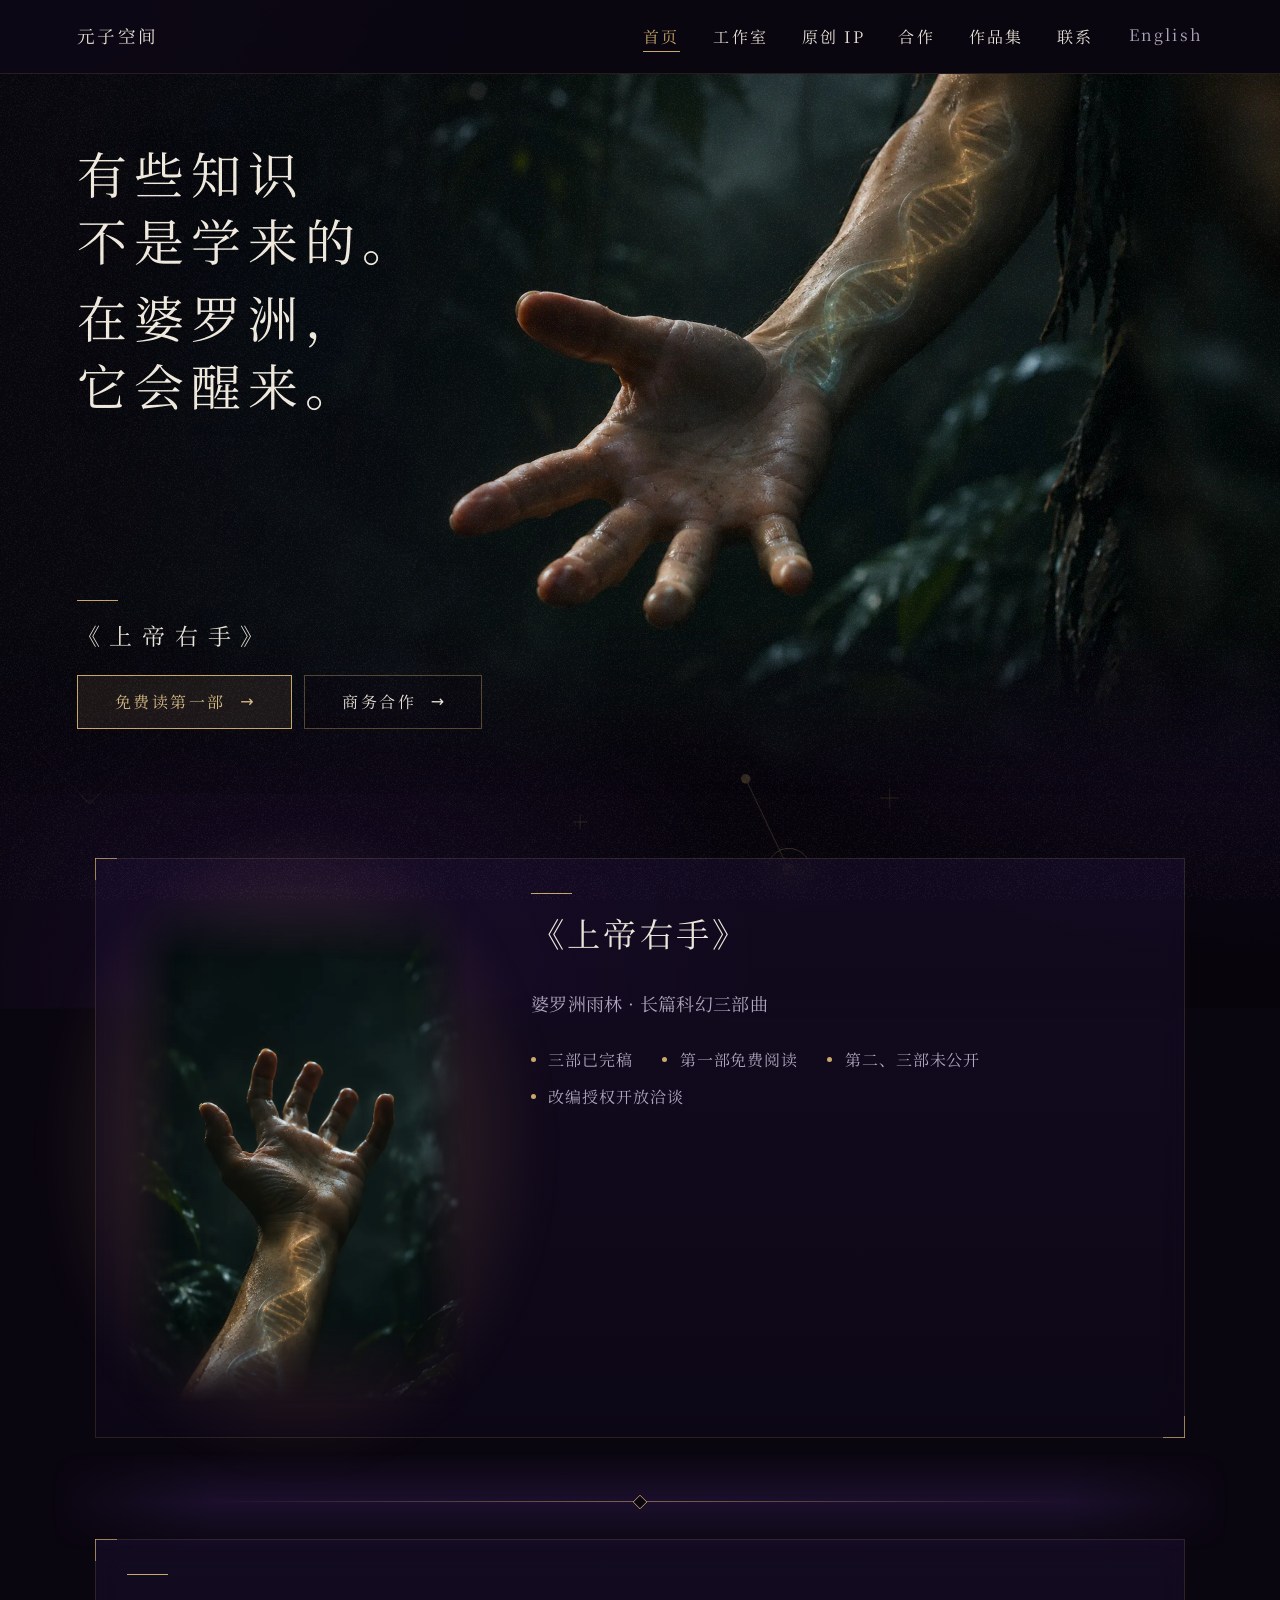
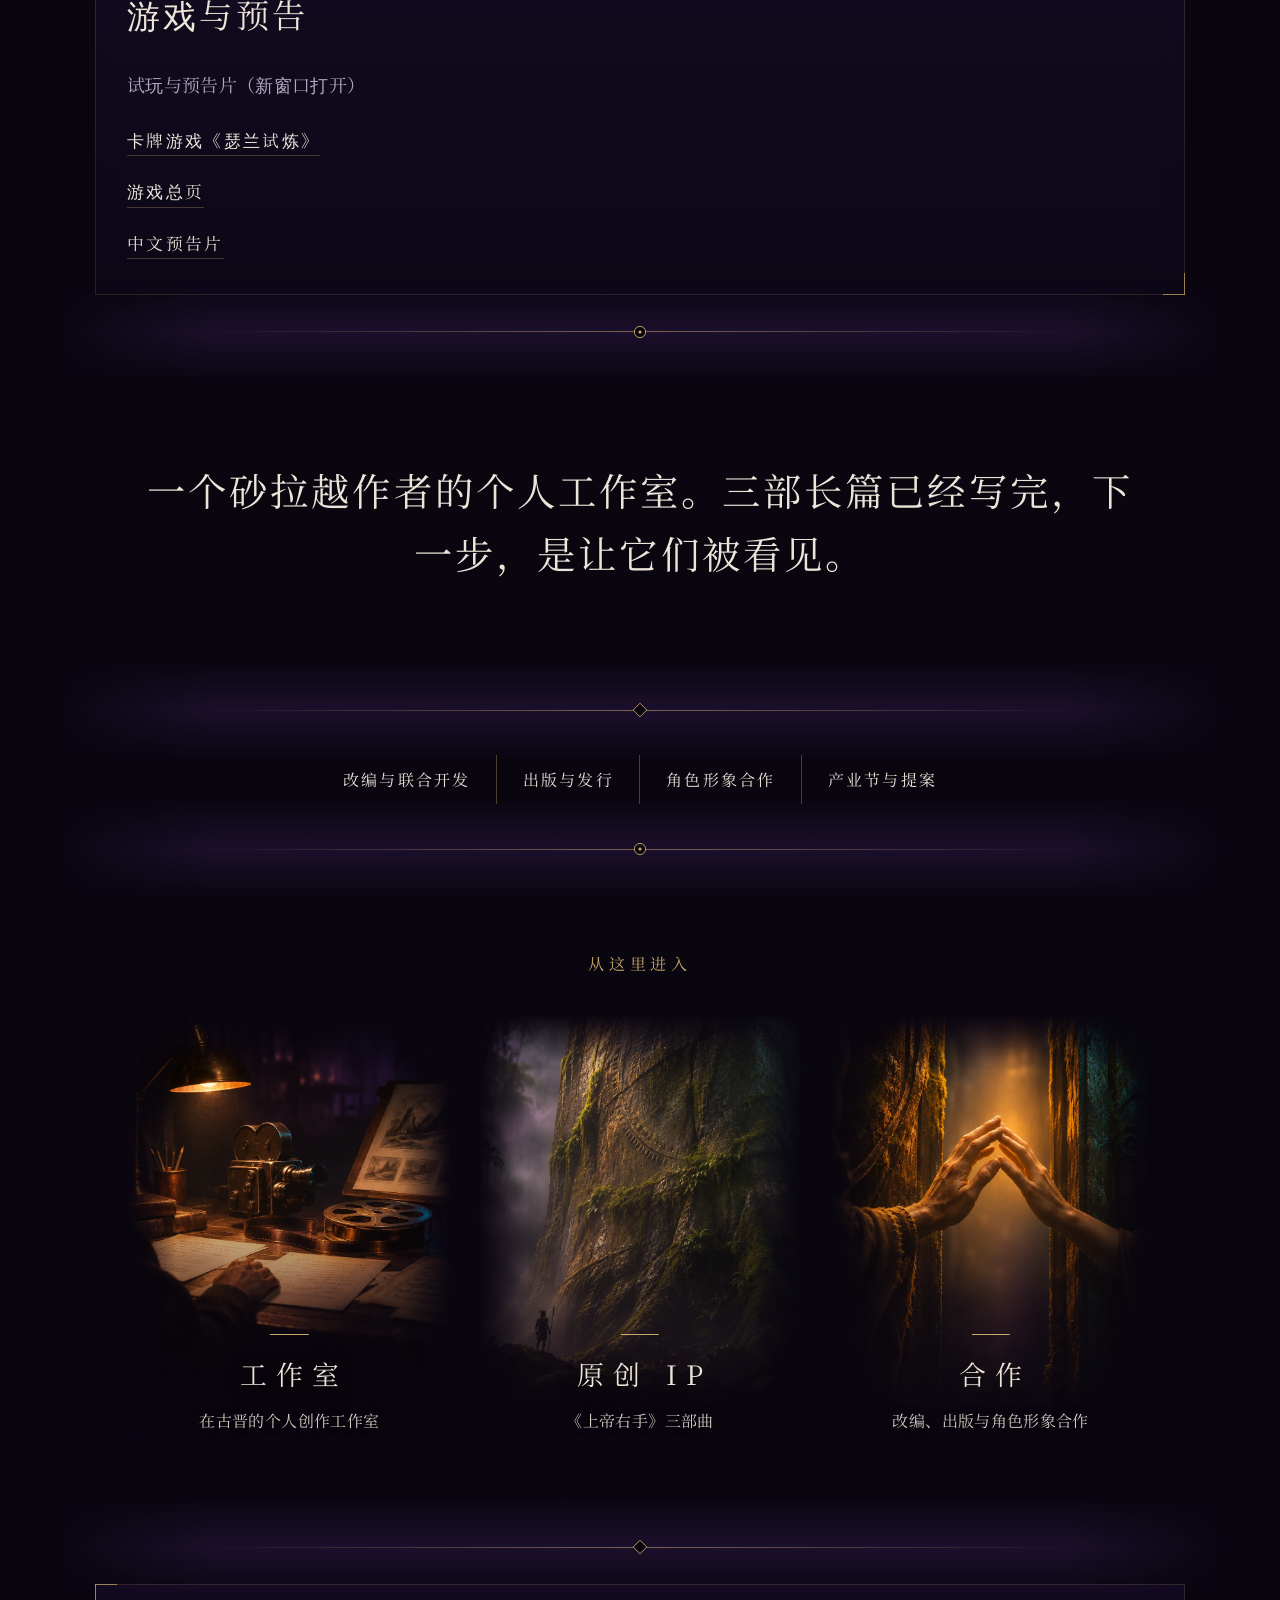
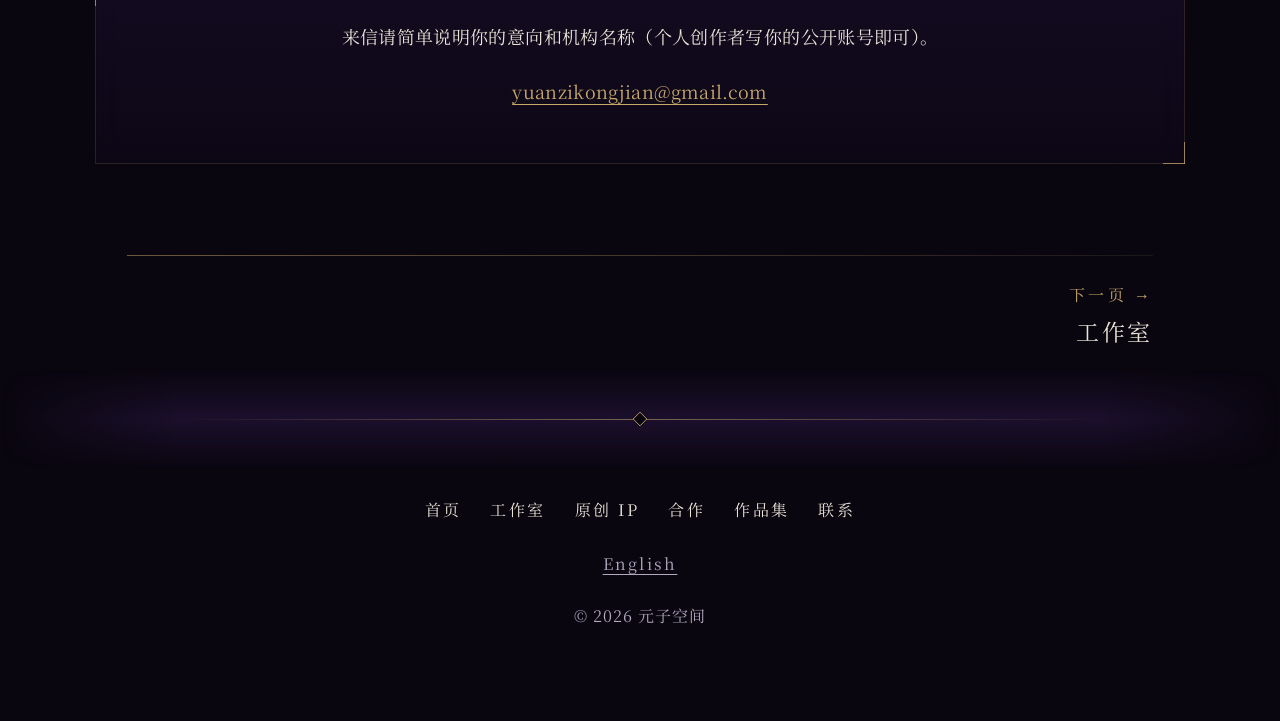
<file: index.html>
<!doctype html>
<html lang="zh-Hans">
<head>
<meta name="robots" content="noindex, nofollow">
<meta charset="utf-8">
<meta name="viewport" content="width=device-width, initial-scale=1">
<meta name="color-scheme" content="dark">
<meta name="theme-color" content="#0a0610">
<title>首页 · 元子空间</title>
<link rel="stylesheet" href="assets/style.css">
</head>
<body>
<header class="site-header">
  <a class="brand" href="index.html">元子空间</a>
  <button class="menu-btn" type="button" aria-expanded="false" aria-controls="site-nav">菜单</button>
  <a class="lang lang-bar" href="en/index.html" lang="en">English</a>
  <nav id="site-nav" class="site-nav" aria-label="主导航">
    <ul><li><a href="index.html" aria-current="page">首页</a></li><li><a href="studio/index.html">工作室</a></li><li><a href="originals/index.html">原创 IP</a></li><li><a href="collaborate/index.html">合作</a></li><li><a href="work/index.html">作品集</a></li><li><a href="contact/index.html">联系</a></li></ul>
    <a class="lang" href="en/index.html" lang="en">English</a>
  </nav>
</header>
<main>

<!-- 首页主视觉：右手终图（桌面 16:9 横版；窄屏/竖屏用 9:16 竖版），见 README -->
<section class="hero">
  <div class="hero-media">
    <picture>
      <source media="(max-width: 768px), (orientation: portrait)" srcset="assets/img/hero-right-hand-portrait.webp" type="image/webp">
      <source media="(max-width: 768px), (orientation: portrait)" srcset="assets/img/hero-right-hand-portrait.jpg" type="image/jpeg">
      <source srcset="assets/img/hero-right-hand.webp" type="image/webp">
      <img class="hero-img" src="assets/img/hero-right-hand.jpg" alt="AI 辅助制作的配图：暗色雨林中伸出的一只右手，前臂上有发光的螺旋纹" width="1920" height="1080">
    </picture>
    <!-- 视差图层：默认隐藏（无 JS / reduced-motion 时只显示上面的合成图）；assets/plx.js 加 class 后才显示。外层 .plx-layer 管滚动位移，内层 picture 管鼠标位移 -->
    <div class="plx" aria-hidden="true">
      <div class="plx-layer plx-bg"><picture class="plx-bg-m">
        <source media="(max-width: 768px), (orientation: portrait)" srcset="assets/img/plx-mobile-bg.webp" type="image/webp">
        <img src="assets/img/plx-desktop-bg.webp" alt="" width="1920" height="1080" loading="eager" decoding="async">
      </picture></div>
      <div class="plx-layer plx-hand"><picture class="plx-hand-m">
        <source media="(max-width: 768px), (orientation: portrait)" srcset="assets/img/plx-mobile-hand.webp" type="image/webp">
        <img src="assets/img/plx-desktop-hand.webp" alt="" width="1920" height="1080" loading="eager" decoding="async">
      </picture></div>
    </div>
  </div>
  <h1 class="tagline"><span class="s"><span class="p">有些知识</span><span class="p">不是学来的。</span></span><span class="s"><span class="p">在婆罗洲，</span><span class="p">它会醒来。</span></span></h1>
  <div class="hero-text">
    <p class="hero-title">《上帝右手》</p>
    <div class="btns">
      <a class="btn btn-solid" href="https://yuanzikongjian.blogspot.com/" target="_blank" rel="noopener noreferrer">免费读第一部</a>
      <a class="btn btn-line" href="collaborate/index.html">商务合作</a>
    </div>
  </div>
</section>
<section class="block">
  <article class="ip-card">
    <div class="cover"><img src="assets/img/hero-right-hand-portrait.webp" alt="暗色雨林中伸出的一只右手" width="941" height="1672"></div>
    <div>
      <h2><a href="originals/index.html">《上帝右手》</a></h2>
      <p class="muted">婆罗洲雨林 · 长篇科幻三部曲</p>
      <ul class="tags"><li>三部已完稿</li><li>第一部免费阅读</li><li>第二、三部未公开</li><li>改编授权开放洽谈</li></ul>
    </div>
  </article>
</section>
<section class="block related">
  <h2>游戏与预告</h2>
  <p class="muted">试玩与预告片（新窗口打开）</p>
  <ul class="related-links">
    <li><a href="https://yuanzikongjian-create.github.io/the-right-handed-god/" target="_blank" rel="noopener noreferrer">卡牌游戏《瑟兰试炼》</a></li>
    <li><a href="https://yuanzikongjian-create.github.io/the-right-handed-god/hub.html" target="_blank" rel="noopener noreferrer">游戏总页</a></li>
    <li><a href="https://yuanzikongjian-create.github.io/the-right-handed-god/media/trailer_zh.mp4" target="_blank" rel="noopener noreferrer">中文预告片</a></li>
  </ul>
</section>
<section class="block center">
  <p class="big"><a href="studio/index.html">一个砂拉越作者的个人工作室。三部长篇已经写完，下一步，是让它们被看见。</a></p>
</section>
<section class="block center">
  <a class="chips" href="collaborate/index.html"><span>改编与联合开发</span><span>出版与发行</span><span>角色形象合作</span><span>产业节与提案</span></a>
</section>
<section class="block doors" aria-label="从这里进入">
  <p class="eyebrow">从这里进入</p>
  <div class="door-row"><a class="door door-studio" href="studio/index.html"><picture><source type="image/webp" srcset="assets/img/doors/door_studio_desk.webp"><img src="assets/img/doors/door_studio_desk.jpg" alt="AI 辅助制作的配图：暗调书桌上，台灯下的摄影机、胶片盘与手稿" width="941" height="1672" loading="lazy" decoding="async"></picture><span class="door-t">工作室</span><span class="door-s">在古晋的个人创作工作室</span></a><a class="door door-orig" href="originals/index.html"><picture><source type="image/webp" srcset="assets/img/doors/door_originals_pillar.webp"><img src="assets/img/doors/door_originals_pillar.jpg" alt="AI 辅助制作的配图：雨雾中，一个小小的人影站在巨大的苔藓石柱脚下" width="941" height="1672" loading="lazy" decoding="async"></picture><span class="door-t">原创 IP</span><span class="door-s">《上帝右手》三部曲</span></a><a class="door door-collab" href="collaborate/index.html"><picture><source type="image/webp" srcset="assets/img/doors/door_collaborate_hands.webp"><img src="assets/img/doors/door_collaborate_hands.jpg" alt="AI 辅助制作的配图：两只手隔着发光的门槛，即将相触" width="941" height="1672" loading="lazy" decoding="async"></picture><span class="door-t">合作</span><span class="door-s">改编、出版与角色形象合作</span></a></div>
</section>
<section class="block contact-strip">
  <p>来信请简单说明你的意向和机构名称（个人创作者写你的公开账号即可）。</p>
  <p><a href="mailto:yuanzikongjian@gmail.com">yuanzikongjian@gmail.com</a></p>
</section>
<nav class="pager" aria-label="页面翻页"><span></span><a class="pg-next" href="studio/index.html"><span class="pg-k">下一页 →</span><span class="pg-t">工作室</span></a></nav>
</main>
<footer class="site-footer">
  <ul class="foot-nav"><li><a href="index.html" aria-current="page">首页</a></li><li><a href="studio/index.html">工作室</a></li><li><a href="originals/index.html">原创 IP</a></li><li><a href="collaborate/index.html">合作</a></li><li><a href="work/index.html">作品集</a></li><li><a href="contact/index.html">联系</a></li></ul>
  <p><a class="lang" href="en/index.html" lang="en">English</a></p>
  <p class="small">© 2026 元子空间</p>
</footer>
<script src="assets/reveal.js"></script>
<script src="assets/geo.js"></script>
<script src="assets/nav.js"></script>
<script src="assets/plx.js"></script>
</body>
</html>
</file>
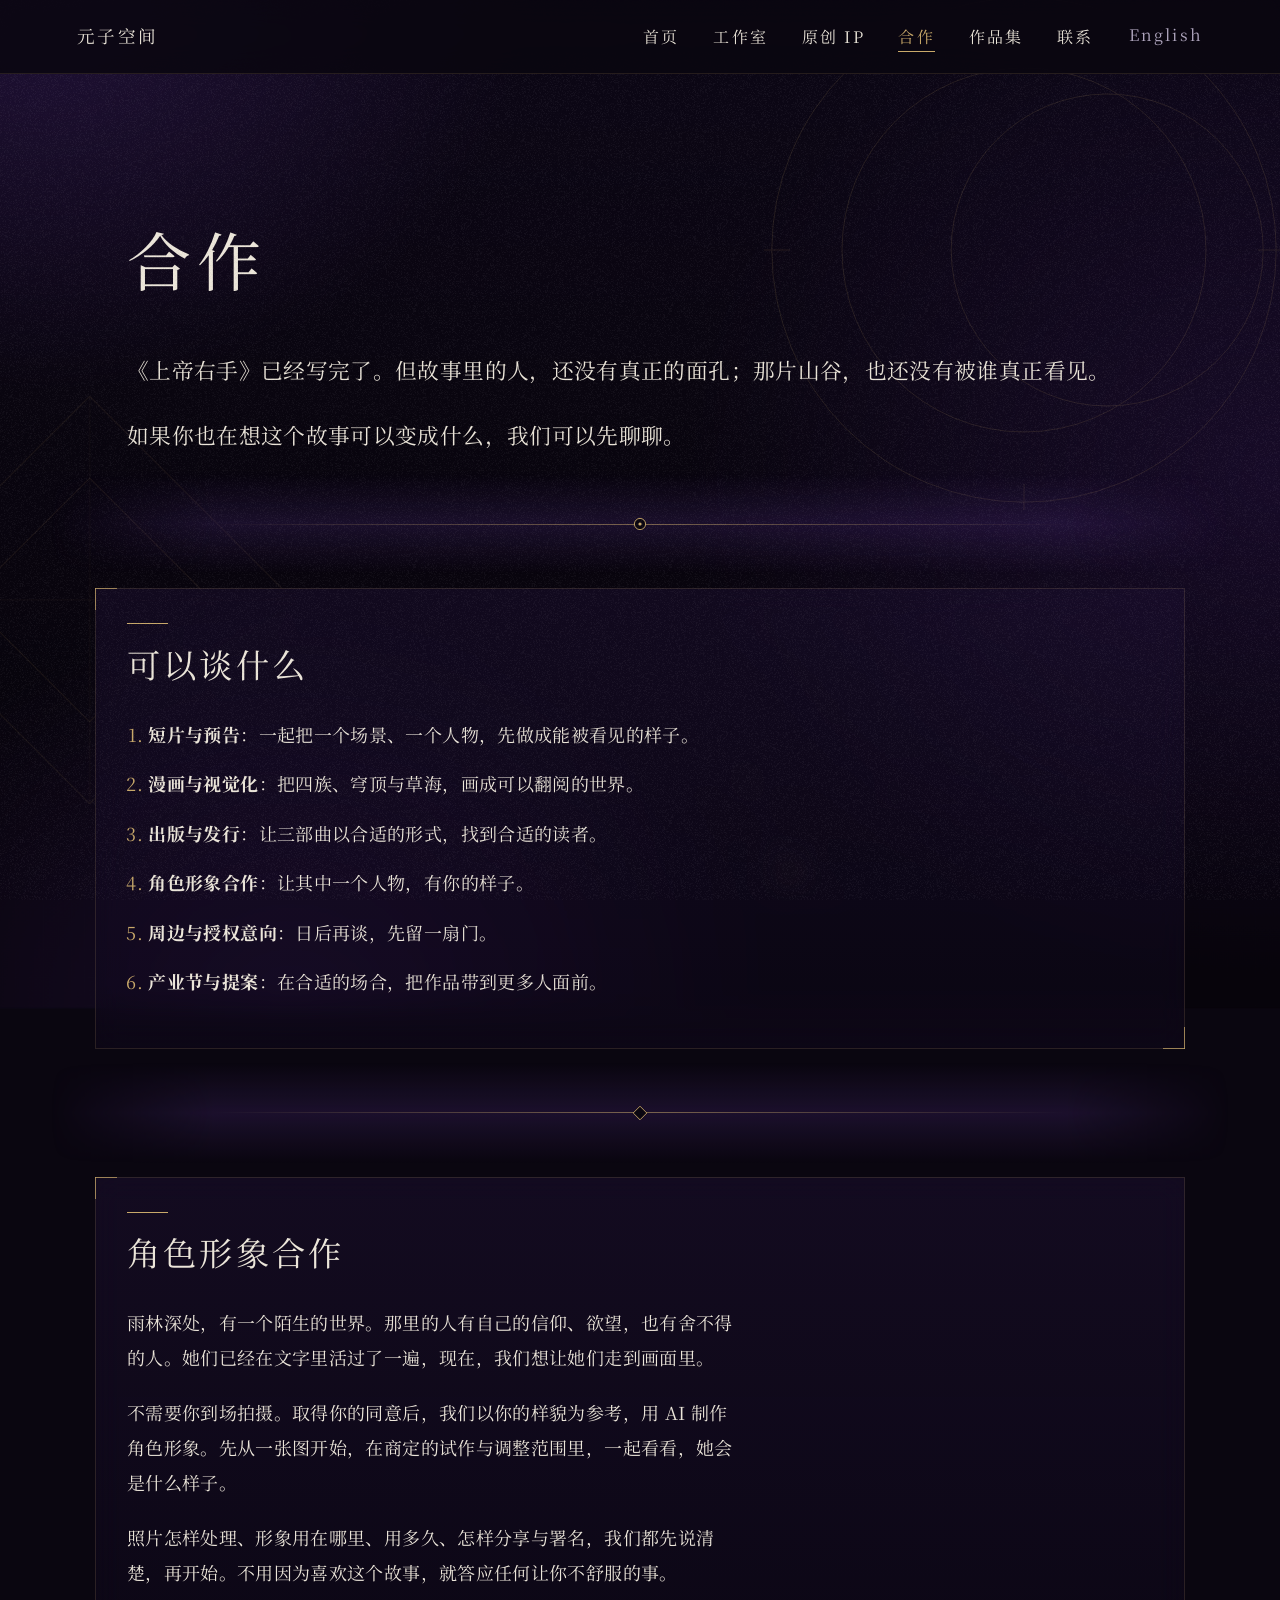
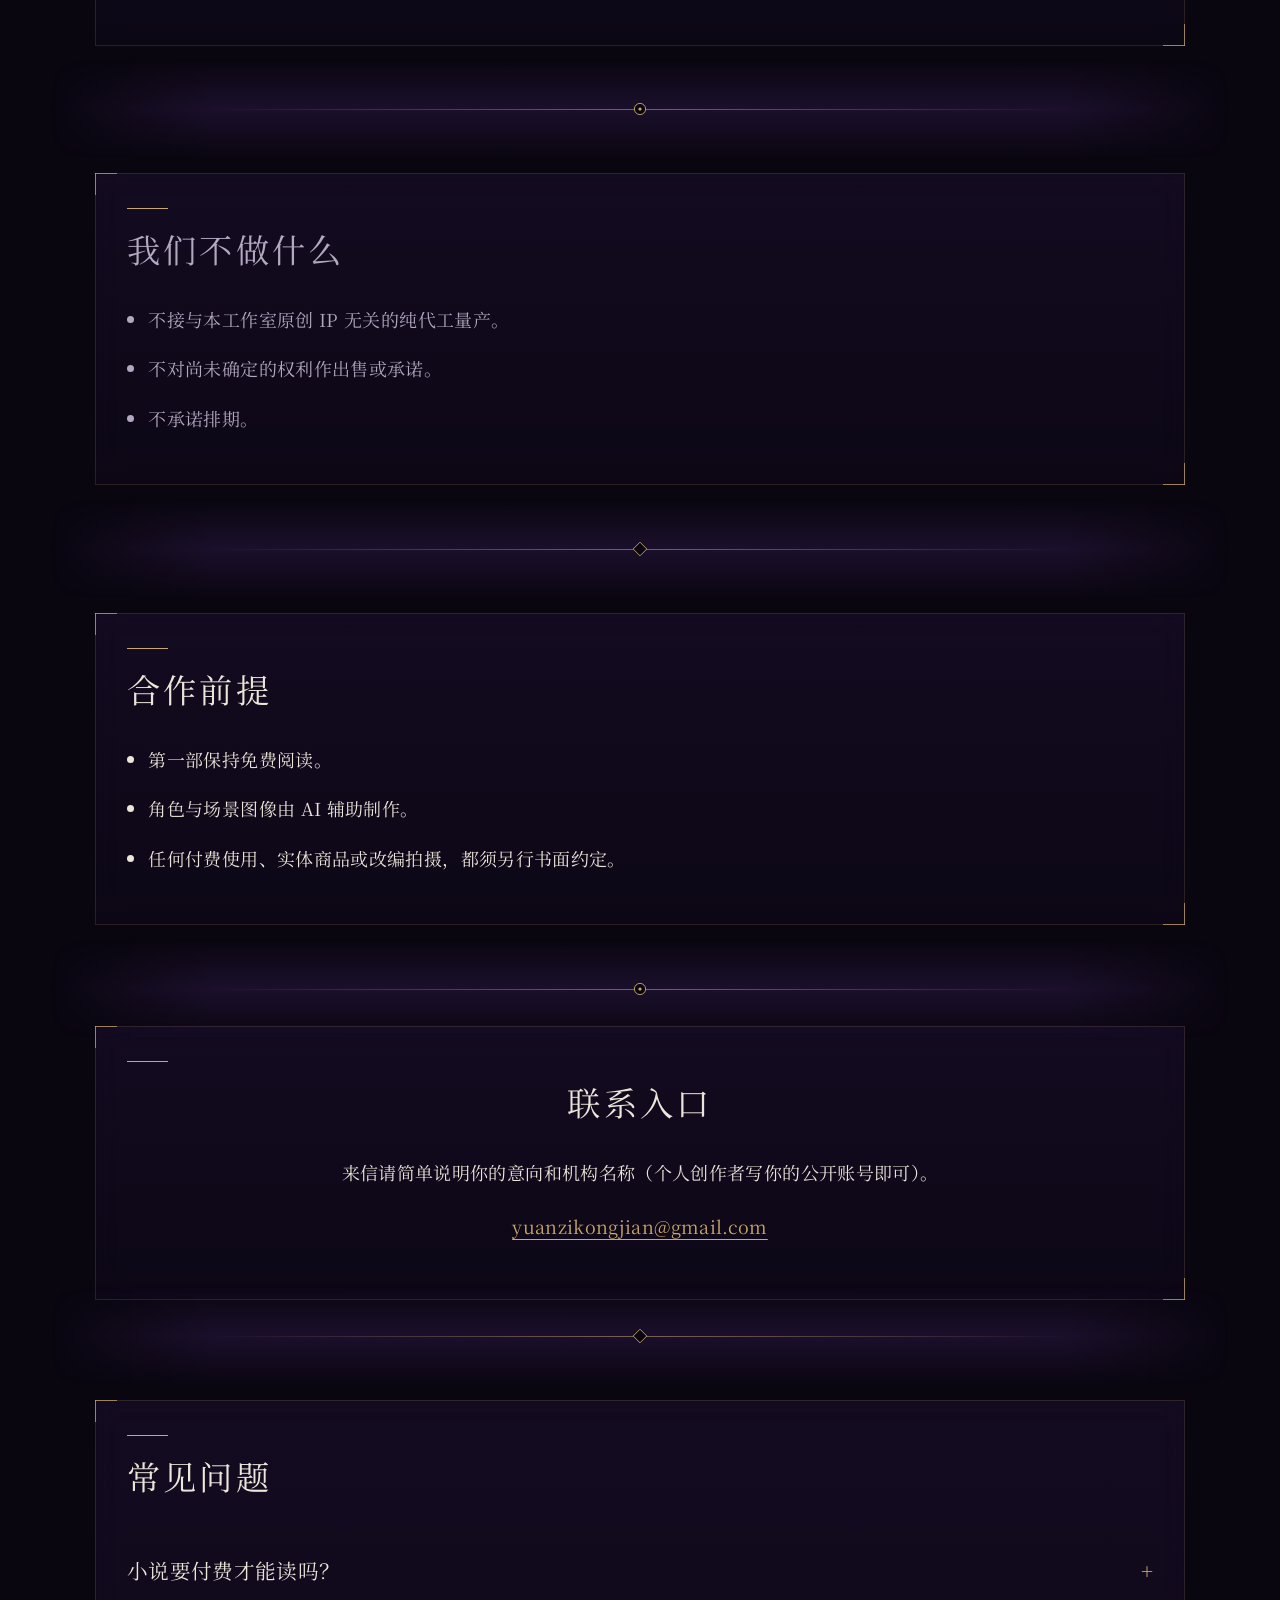
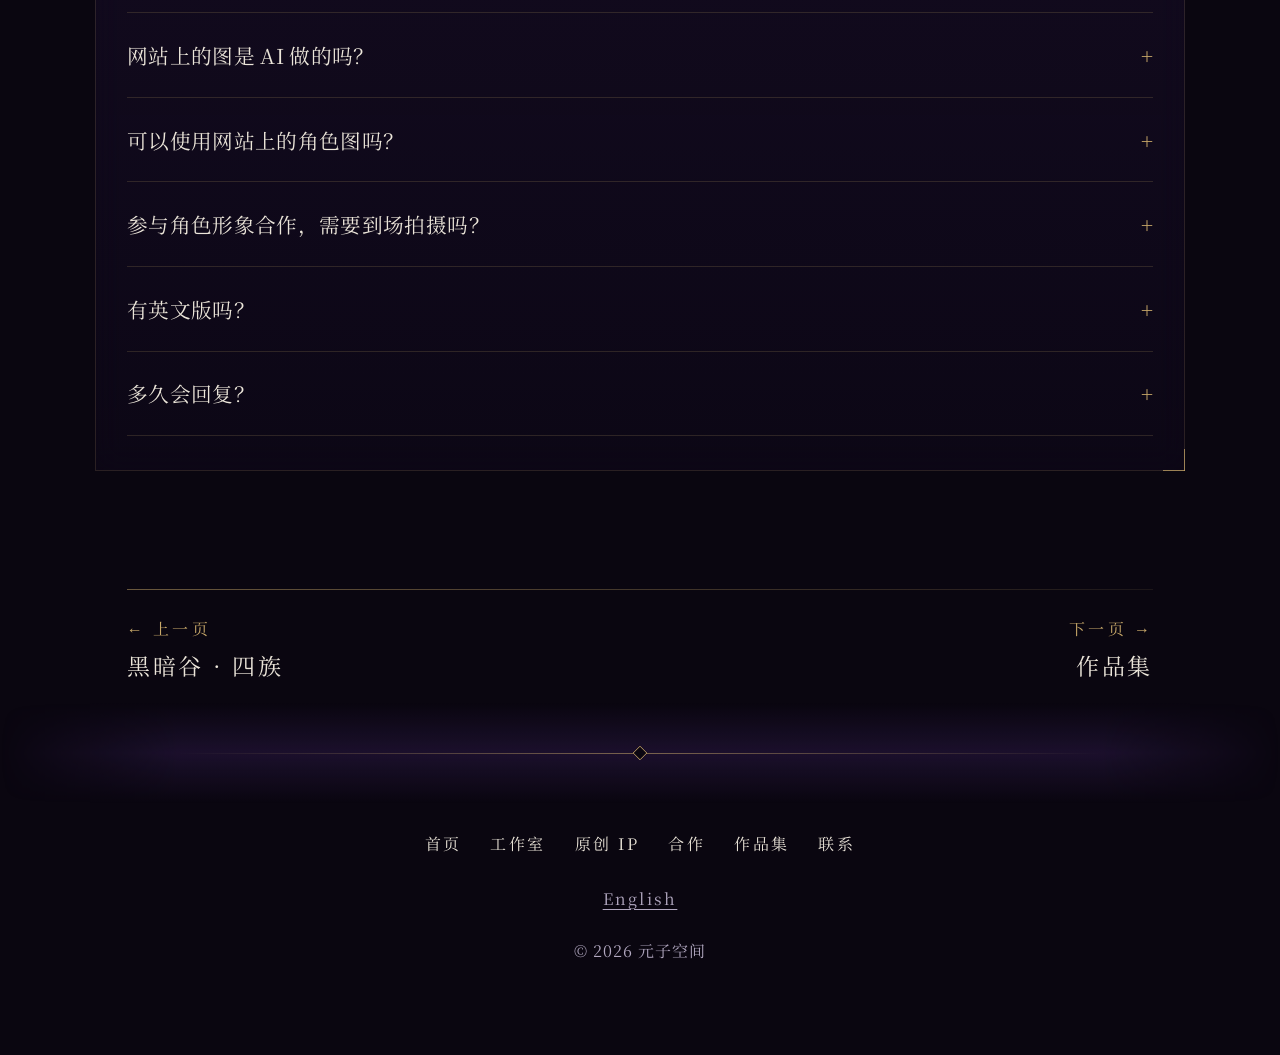
<file: collaborate/index.html>
<!doctype html>
<html lang="zh-Hans">
<head>
<meta name="robots" content="noindex, nofollow">
<meta charset="utf-8">
<meta name="viewport" content="width=device-width, initial-scale=1">
<meta name="color-scheme" content="dark">
<meta name="theme-color" content="#0a0610">
<title>合作 · 元子空间</title>
<link rel="stylesheet" href="../assets/style.css">
</head>
<body>
<header class="site-header">
  <a class="brand" href="../index.html">元子空间</a>
  <button class="menu-btn" type="button" aria-expanded="false" aria-controls="site-nav">菜单</button>
  <a class="lang lang-bar" href="../en/collaborate/index.html" lang="en">English</a>
  <nav id="site-nav" class="site-nav" aria-label="主导航">
    <ul><li><a href="../index.html">首页</a></li><li><a href="../studio/index.html">工作室</a></li><li><a href="../originals/index.html">原创 IP</a></li><li><a href="../collaborate/index.html" aria-current="page">合作</a></li><li><a href="../work/index.html">作品集</a></li><li><a href="../contact/index.html">联系</a></li></ul>
    <a class="lang" href="../en/collaborate/index.html" lang="en">English</a>
  </nav>
</header>
<main>

<section class="block page-head">
  <h1>合作</h1>
  <p class="lead">《上帝右手》已经写完了。但故事里的人，还没有真正的面孔；那片山谷，也还没有被谁真正看见。</p>
  <p class="lead">如果你也在想这个故事可以变成什么，我们可以先聊聊。</p>
</section>
<section class="block"><h2>可以谈什么</h2><ol class="list numbered"><li><b>短片与预告</b>：一起把一个场景、一个人物，先做成能被看见的样子。</li><li><b>漫画与视觉化</b>：把四族、穹顶与草海，画成可以翻阅的世界。</li><li><b>出版与发行</b>：让三部曲以合适的形式，找到合适的读者。</li><li><b>角色形象合作</b>：让其中一个人物，有你的样子。</li><li><b>周边与授权意向</b>：日后再谈，先留一扇门。</li><li><b>产业节与提案</b>：在合适的场合，把作品带到更多人面前。</li></ol></section>
<section class="block prose">
  <h2>角色形象合作</h2>
  <p>雨林深处，有一个陌生的世界。那里的人有自己的信仰、欲望，也有舍不得的人。她们已经在文字里活过了一遍，现在，我们想让她们走到画面里。</p>
  <p>不需要你到场拍摄。取得你的同意后，我们以你的样貌为参考，用 AI 制作角色形象。先从一张图开始，在商定的试作与调整范围里，一起看看，她会是什么样子。</p>
  <p>照片怎样处理、形象用在哪里、用多久、怎样分享与署名，我们都先说清楚，再开始。不用因为喜欢这个故事，就答应任何让你不舒服的事。</p>
</section>
<section class="block dim"><h2>我们不做什么</h2><ul class="list">
  <li>不接与本工作室原创 IP 无关的纯代工量产。</li><li>不对尚未确定的权利作出售或承诺。</li><li>不承诺排期。</li></ul></section>
<section class="block"><h2>合作前提</h2><ul class="list">
  <li>第一部保持免费阅读。</li>
  <li>角色与场景图像由 AI 辅助制作。</li>
  <li>任何付费使用、实体商品或改编拍摄，都须另行书面约定。</li></ul></section>
<section class="block contact-strip">
  <h2>联系入口</h2>
  <p>来信请简单说明你的意向和机构名称（个人创作者写你的公开账号即可）。</p>
  <p><a href="mailto:yuanzikongjian@gmail.com">yuanzikongjian@gmail.com</a></p>
</section>
<section class="block faq"><h2>常见问题</h2><details><summary>小说要付费才能读吗？</summary><p>第一部在作者博客「元子空间」免费阅读。第二、三部已经写完，暂未公开。</p></details><details><summary>网站上的图是 AI 做的吗？</summary><p>小说文字为作者原创。角色与场景图像由 AI 辅助制作。</p></details><details><summary>可以使用网站上的角色图吗？</summary><p>未经书面同意，请不要用于商业用途。如有需要，请来信说明，具体安排另行书面约定。</p></details><details><summary>参与角色形象合作，需要到场拍摄吗？</summary><p>不需要。取得你的同意后，我们以你提供的样貌参考制作形象；照片怎样处理、用在哪里、用多久，开始前都会先说清楚。</p></details><details><summary>有英文版吗？</summary><p>英文版即将推出</p></details><details><summary>多久会回复？</summary><p>一周内回复。</p></details></section>
<nav class="pager" aria-label="页面翻页"><a class="pg-prev" href="../originals/dark-valley/index.html"><span class="pg-k">← 上一页</span><span class="pg-t">黑暗谷 · 四族</span></a><a class="pg-next" href="../work/index.html"><span class="pg-k">下一页 →</span><span class="pg-t">作品集</span></a></nav>
</main>
<footer class="site-footer">
  <ul class="foot-nav"><li><a href="../index.html">首页</a></li><li><a href="../studio/index.html">工作室</a></li><li><a href="../originals/index.html">原创 IP</a></li><li><a href="../collaborate/index.html" aria-current="page">合作</a></li><li><a href="../work/index.html">作品集</a></li><li><a href="../contact/index.html">联系</a></li></ul>
  <p><a class="lang" href="../en/collaborate/index.html" lang="en">English</a></p>
  <p class="small">© 2026 元子空间</p>
</footer>
<script src="../assets/reveal.js"></script>
<script src="../assets/geo.js"></script>
<script src="../assets/nav.js"></script>
</body>
</html>
</file>
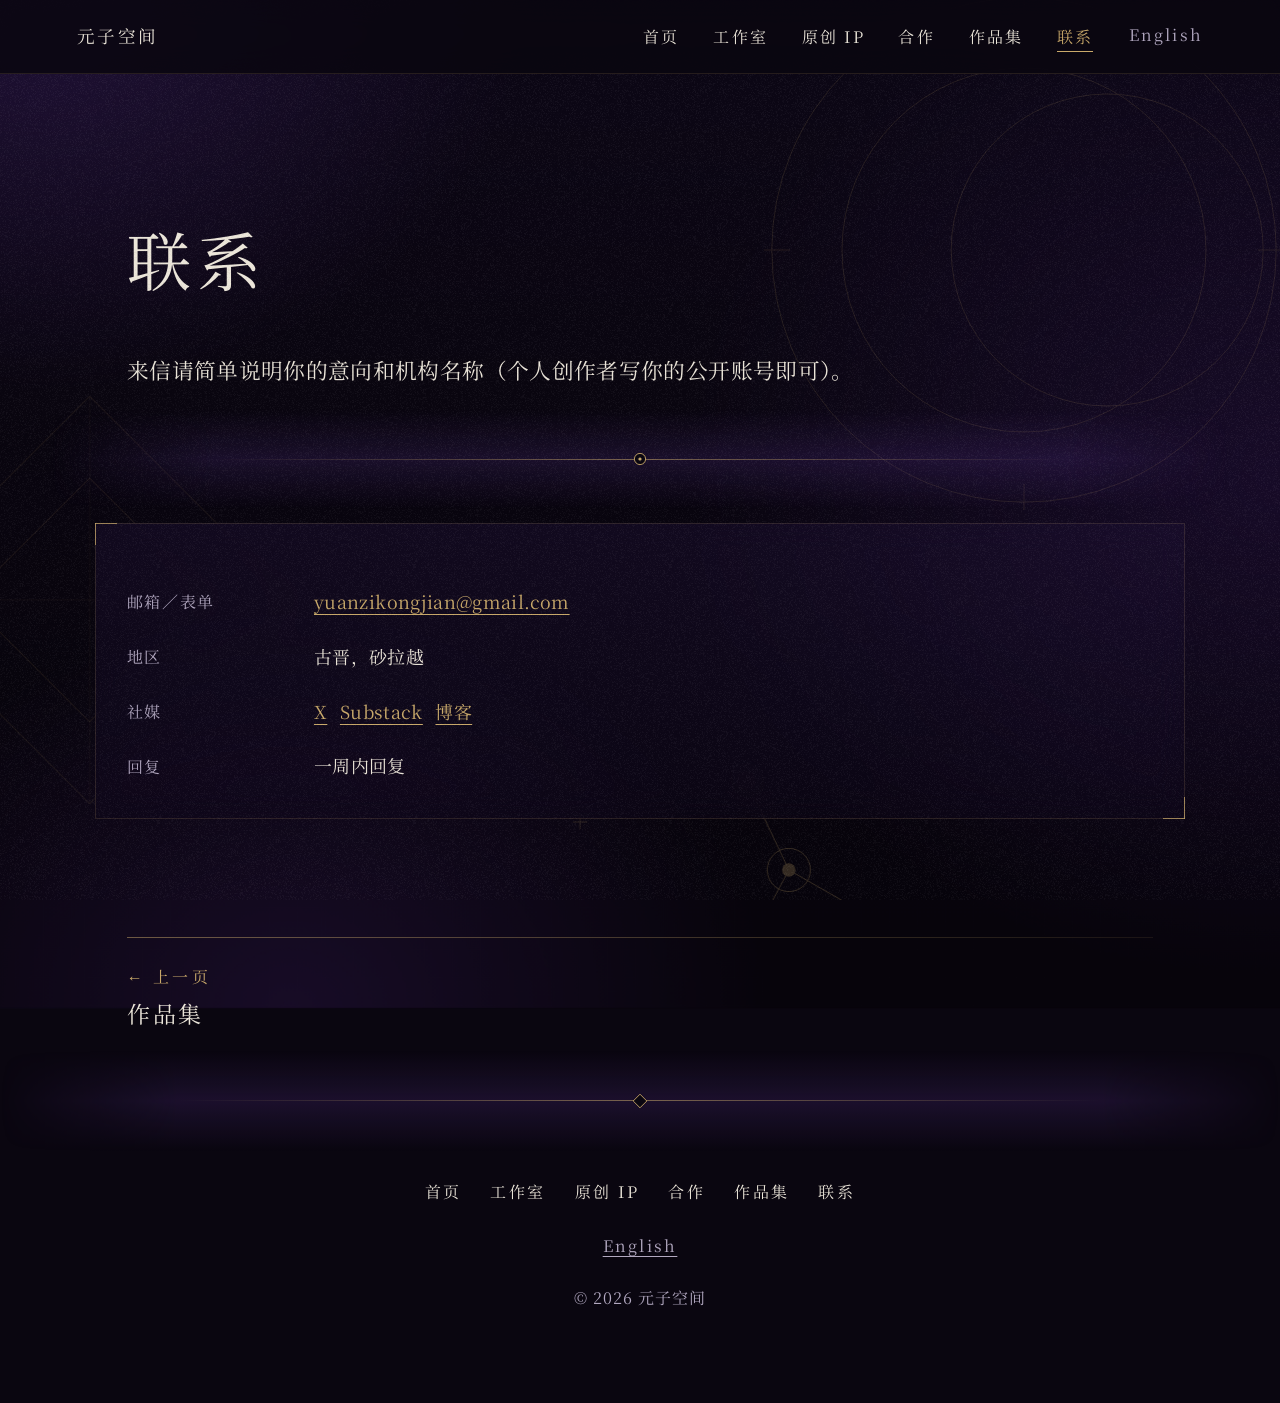
<file: contact/index.html>
<!doctype html>
<html lang="zh-Hans">
<head>
<meta name="robots" content="noindex, nofollow">
<meta charset="utf-8">
<meta name="viewport" content="width=device-width, initial-scale=1">
<meta name="color-scheme" content="dark">
<meta name="theme-color" content="#0a0610">
<title>联系 · 元子空间</title>
<link rel="stylesheet" href="../assets/style.css">
</head>
<body>
<header class="site-header">
  <a class="brand" href="../index.html">元子空间</a>
  <button class="menu-btn" type="button" aria-expanded="false" aria-controls="site-nav">菜单</button>
  <a class="lang lang-bar" href="../en/contact/index.html" lang="en">English</a>
  <nav id="site-nav" class="site-nav" aria-label="主导航">
    <ul><li><a href="../index.html">首页</a></li><li><a href="../studio/index.html">工作室</a></li><li><a href="../originals/index.html">原创 IP</a></li><li><a href="../collaborate/index.html">合作</a></li><li><a href="../work/index.html">作品集</a></li><li><a href="../contact/index.html" aria-current="page">联系</a></li></ul>
    <a class="lang" href="../en/contact/index.html" lang="en">English</a>
  </nav>
</header>
<main>

<section class="block page-head"><h1>联系</h1>
  <p class="lead">来信请简单说明你的意向和机构名称（个人创作者写你的公开账号即可）。</p></section>
<section class="block">
  <dl class="spec">
    <dt>邮箱／表单</dt><dd><a href="mailto:yuanzikongjian@gmail.com">yuanzikongjian@gmail.com</a></dd>
    <dt>地区</dt><dd>古晋，砂拉越</dd>
    <dt>社媒</dt><dd class="social-links"><a href="https://x.com/Horaceyuan" target="_blank" rel="noopener noreferrer">X</a><a href="https://yuanzikongjian.substack.com/" target="_blank" rel="noopener noreferrer">Substack</a><a href="https://yuanzikongjian.blogspot.com/" target="_blank" rel="noopener noreferrer">博客</a></dd>
    <dt>回复</dt><dd>一周内回复</dd>
  </dl>
</section>
<nav class="pager" aria-label="页面翻页"><a class="pg-prev" href="../work/index.html"><span class="pg-k">← 上一页</span><span class="pg-t">作品集</span></a></nav>
</main>
<footer class="site-footer">
  <ul class="foot-nav"><li><a href="../index.html">首页</a></li><li><a href="../studio/index.html">工作室</a></li><li><a href="../originals/index.html">原创 IP</a></li><li><a href="../collaborate/index.html">合作</a></li><li><a href="../work/index.html">作品集</a></li><li><a href="../contact/index.html" aria-current="page">联系</a></li></ul>
  <p><a class="lang" href="../en/contact/index.html" lang="en">English</a></p>
  <p class="small">© 2026 元子空间</p>
</footer>
<script src="../assets/reveal.js"></script>
<script src="../assets/geo.js"></script>
<script src="../assets/nav.js"></script>
</body>
</html>
</file>
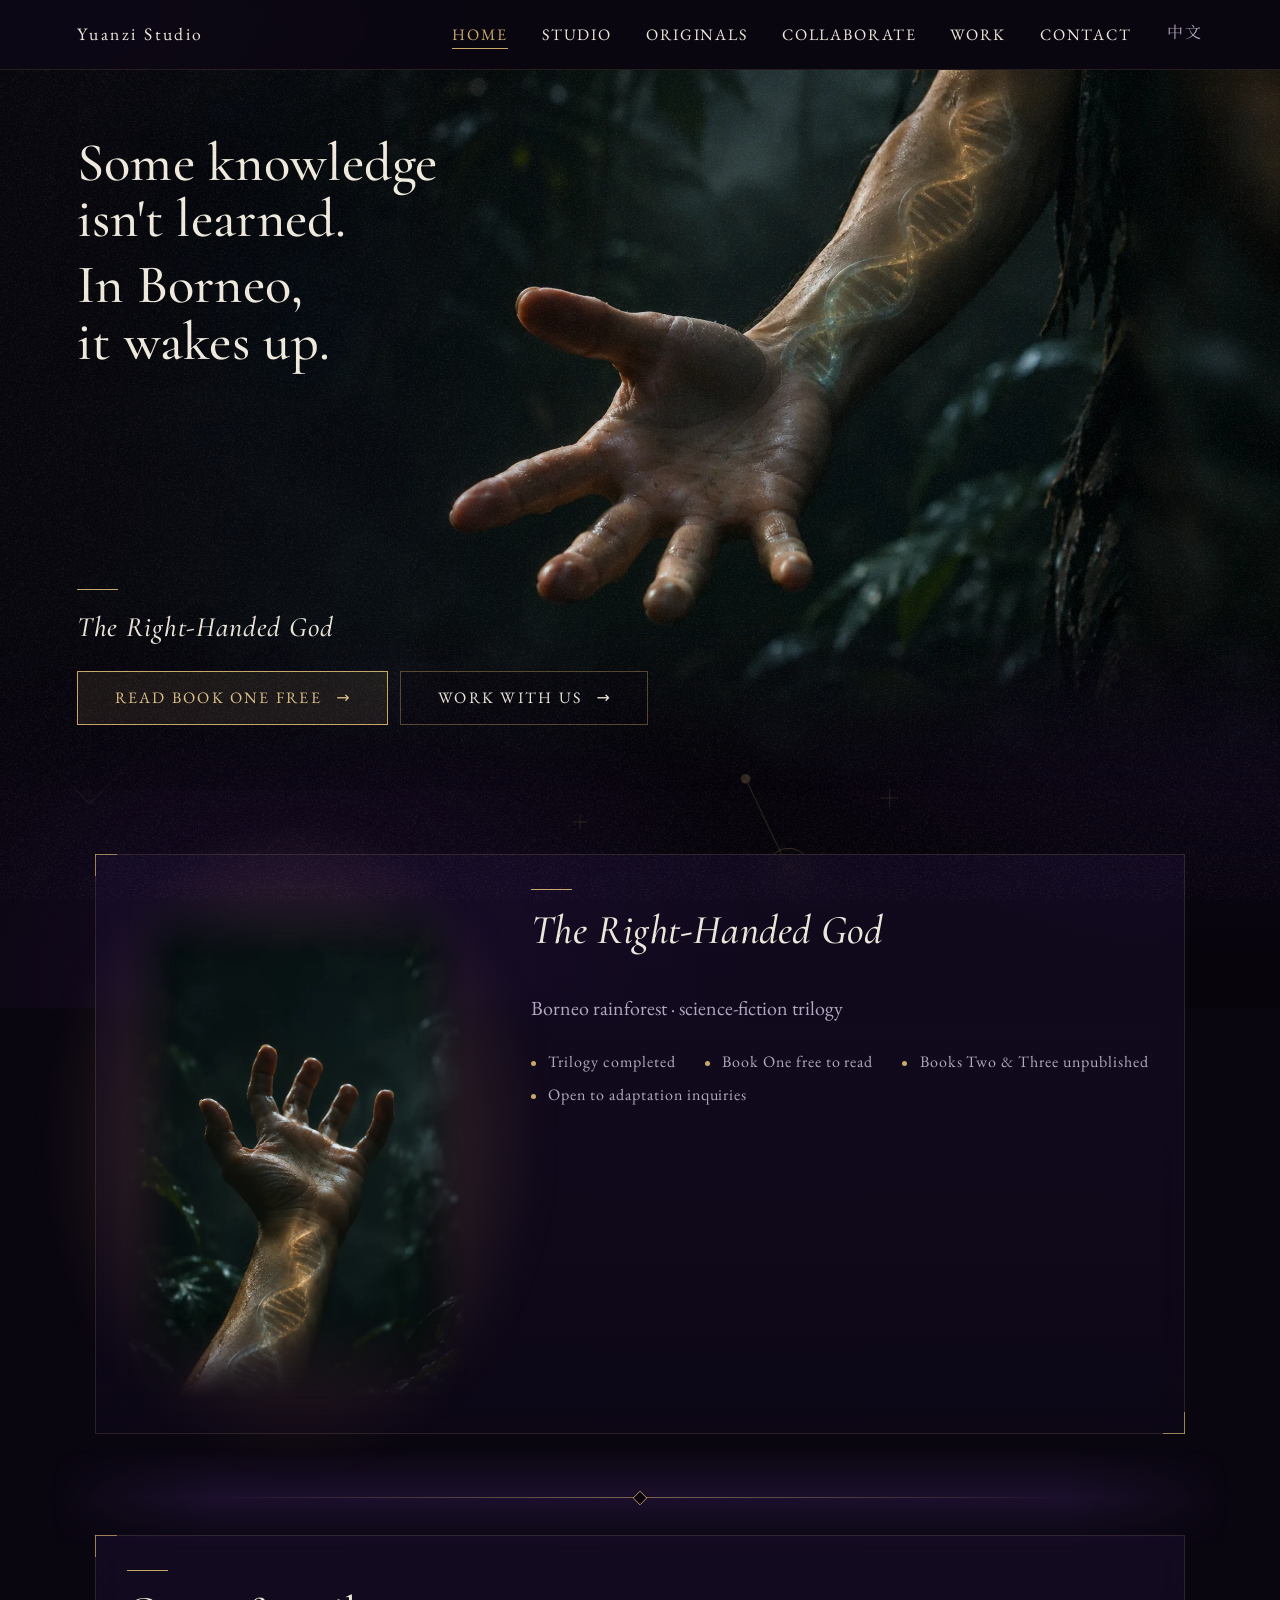
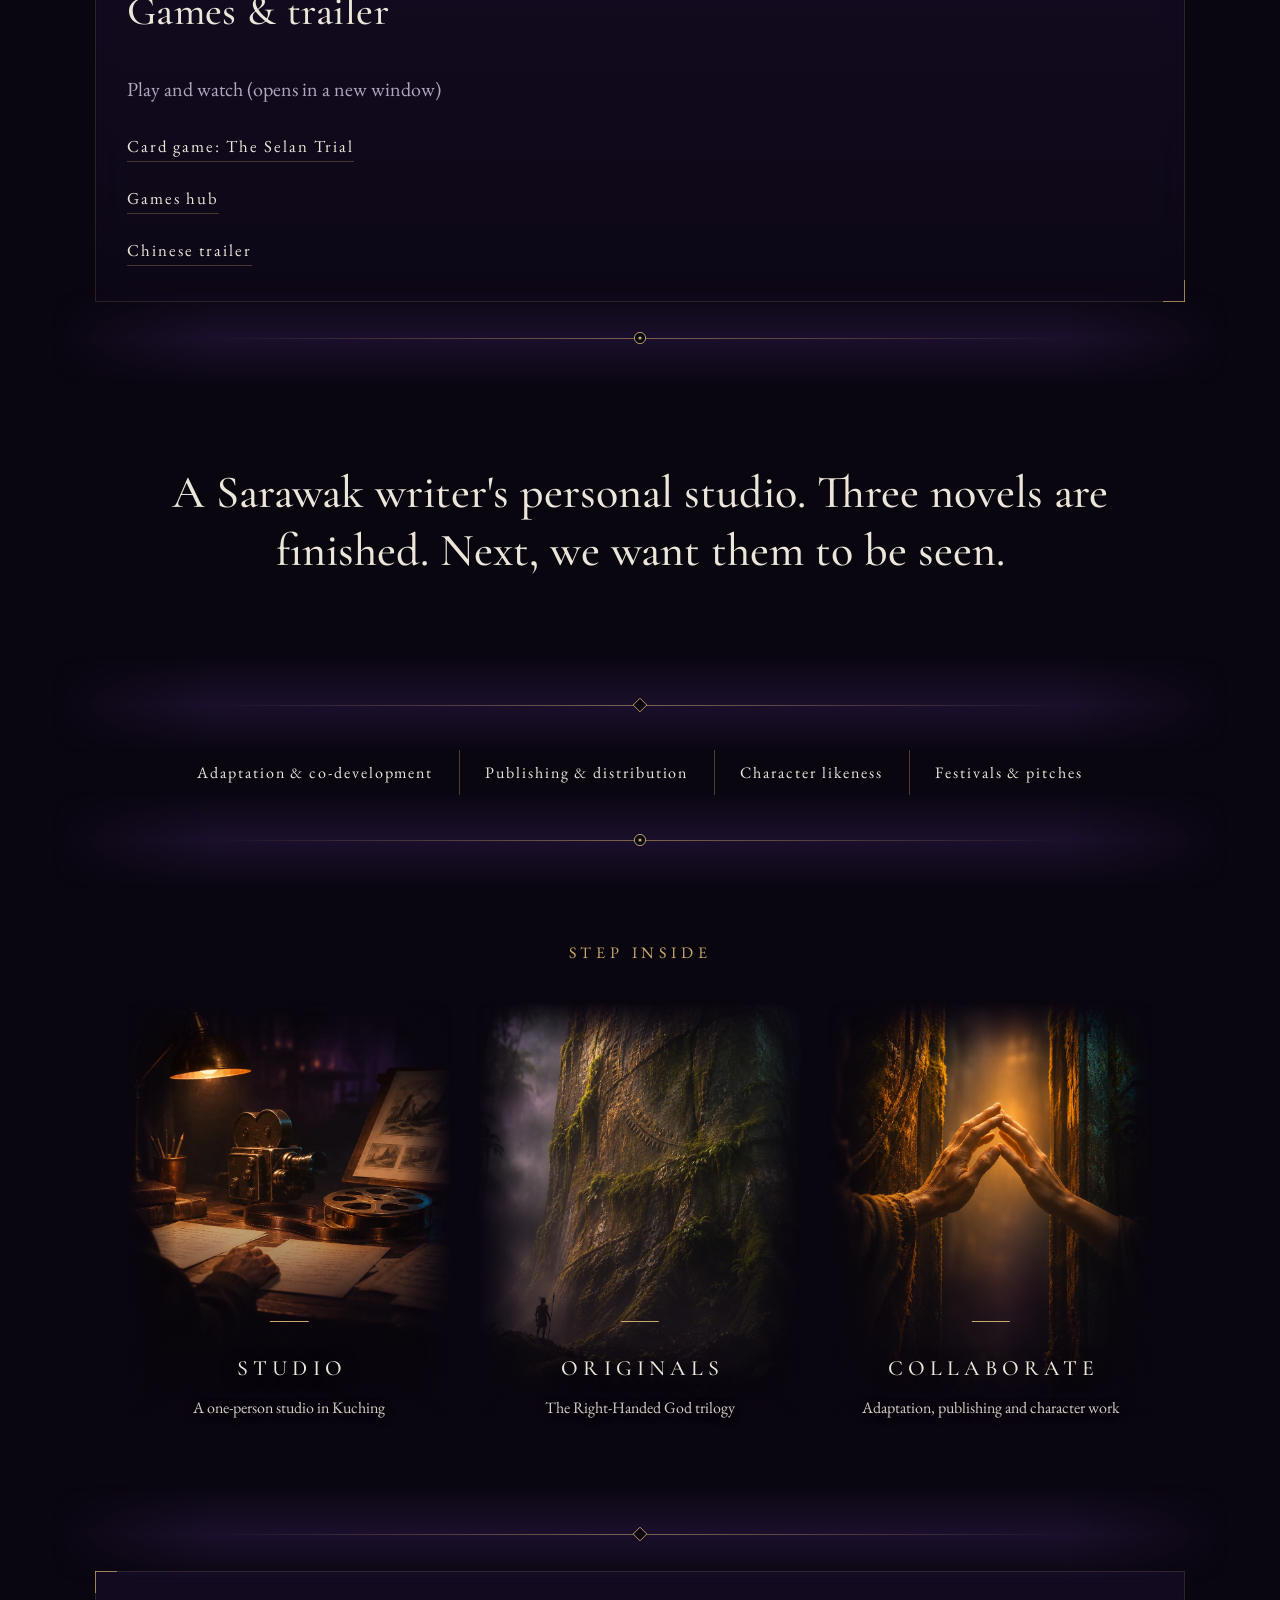
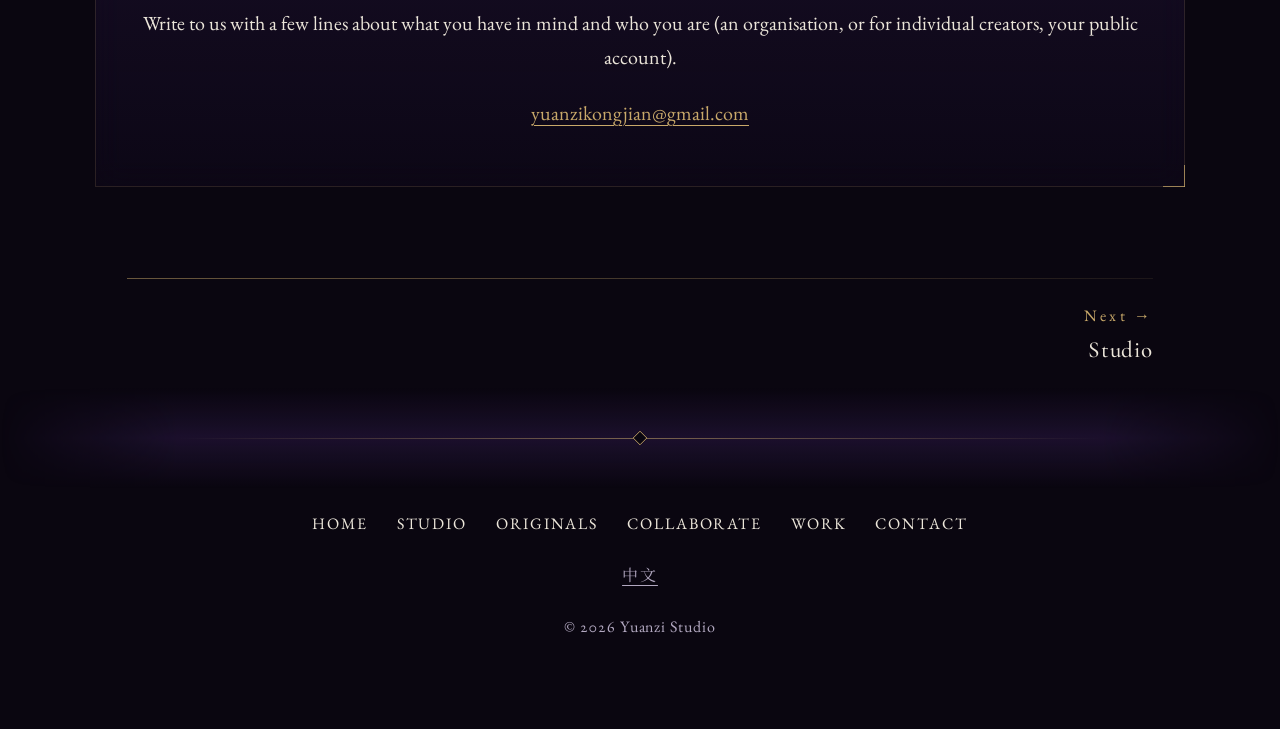
<file: en/index.html>
<!doctype html>
<html lang="en">
<head>
<meta name="robots" content="noindex, nofollow">
<meta charset="utf-8">
<meta name="viewport" content="width=device-width, initial-scale=1">
<meta name="color-scheme" content="dark">
<meta name="theme-color" content="#0a0610">
<title>Home · Yuanzi Studio</title>
<link rel="stylesheet" href="../assets/style.css">
</head>
<body>
<header class="site-header">
  <a class="brand" href="../en/index.html">Yuanzi Studio</a>
  <button class="menu-btn" type="button" aria-expanded="false" aria-controls="site-nav">Menu</button>
  <a class="lang lang-bar" href="../index.html" lang="zh-Hans">中文</a>
  <nav id="site-nav" class="site-nav" aria-label="Main">
    <ul><li><a href="../en/index.html" aria-current="page">Home</a></li><li><a href="../en/studio/index.html">Studio</a></li><li><a href="../en/originals/index.html">Originals</a></li><li><a href="../en/collaborate/index.html">Collaborate</a></li><li><a href="../en/work/index.html">Work</a></li><li><a href="../en/contact/index.html">Contact</a></li></ul>
    <a class="lang" href="../index.html" lang="zh-Hans">中文</a>
  </nav>
</header>
<main>

<!-- Key visual: final right-hand image (16:9 landscape on desktop; 9:16 portrait on narrow/portrait screens), see README -->
<section class="hero">
  <div class="hero-media">
    <picture>
      <source media="(max-width: 768px), (orientation: portrait)" srcset="../assets/img/hero-right-hand-portrait.webp" type="image/webp">
      <source media="(max-width: 768px), (orientation: portrait)" srcset="../assets/img/hero-right-hand-portrait.jpg" type="image/jpeg">
      <source srcset="../assets/img/hero-right-hand.webp" type="image/webp">
      <img class="hero-img" src="../assets/img/hero-right-hand.jpg" alt="AI-assisted image: a right hand reaching out of a dark rainforest, a glowing spiral along the forearm" width="1920" height="1080">
    </picture>
    <!-- 视差图层：默认隐藏（无 JS / reduced-motion 时只显示上面的合成图）；assets/plx.js 加 class 后才显示。外层 .plx-layer 管滚动位移，内层 picture 管鼠标位移 -->
    <div class="plx" aria-hidden="true">
      <div class="plx-layer plx-bg"><picture class="plx-bg-m">
        <source media="(max-width: 768px), (orientation: portrait)" srcset="../assets/img/plx-mobile-bg.webp" type="image/webp">
        <img src="../assets/img/plx-desktop-bg.webp" alt="" width="1920" height="1080" loading="eager" decoding="async">
      </picture></div>
      <div class="plx-layer plx-hand"><picture class="plx-hand-m">
        <source media="(max-width: 768px), (orientation: portrait)" srcset="../assets/img/plx-mobile-hand.webp" type="image/webp">
        <img src="../assets/img/plx-desktop-hand.webp" alt="" width="1920" height="1080" loading="eager" decoding="async">
      </picture></div>
    </div>
  </div>
  <h1 class="tagline"><span class="s"><span class="p">Some knowledge</span> <span class="p">isn't learned.</span></span> <span class="s"><span class="p">In Borneo,</span> <span class="p">it wakes up.</span></span></h1>
  <div class="hero-text">
    <p class="hero-title"><i>The Right-Handed God</i></p>
    <div class="btns">
      <a class="btn btn-solid" href="https://yuanzikongjian.blogspot.com/" target="_blank" rel="noopener noreferrer">Read Book One Free</a>
      <a class="btn btn-line" href="collaborate/index.html">Work With Us</a>
    </div>
  </div>
</section>
<section class="block">
  <article class="ip-card">
    <div class="cover"><img src="../assets/img/hero-right-hand-portrait.webp" alt="A right hand reaching out of a dark rainforest" width="941" height="1672"></div>
    <div>
      <h2><a href="originals/index.html"><i>The Right-Handed God</i></a></h2>
      <p class="muted">Borneo rainforest · science-fiction trilogy</p>
      <ul class="tags"><li>Trilogy completed</li><li>Book One free to read</li><li>Books Two &amp; Three unpublished</li><li>Open to adaptation inquiries</li></ul>
    </div>
  </article>
</section>
<section class="block related">
  <h2>Games &amp; trailer</h2>
  <p class="muted">Play and watch (opens in a new window)</p>
  <ul class="related-links">
    <li><a href="https://yuanzikongjian-create.github.io/the-right-handed-god/" target="_blank" rel="noopener noreferrer">Card game: The Selan Trial</a></li>
    <li><a href="https://yuanzikongjian-create.github.io/the-right-handed-god/hub.html" target="_blank" rel="noopener noreferrer">Games hub</a></li>
    <li><a href="https://yuanzikongjian-create.github.io/the-right-handed-god/media/trailer_zh.mp4" target="_blank" rel="noopener noreferrer">Chinese trailer</a></li>
  </ul>
</section>
<section class="block center">
  <p class="big"><a href="studio/index.html">A Sarawak writer's personal studio. Three novels are finished. Next, we want them to be seen.</a></p>
</section>
<section class="block center">
  <a class="chips" href="collaborate/index.html"><span>Adaptation &amp; co-development</span><span>Publishing &amp; distribution</span><span>Character likeness</span><span>Festivals &amp; pitches</span></a>
</section>
<section class="block doors" aria-label="Step inside">
  <p class="eyebrow">Step inside</p>
  <div class="door-row"><a class="door door-studio" href="studio/index.html"><picture><source type="image/webp" srcset="../assets/img/doors/door_studio_desk.webp"><img src="../assets/img/doors/door_studio_desk.jpg" alt="AI-assisted image: a dark writing desk with a film camera, a reel of film and manuscript pages under a lamp" width="941" height="1672" loading="lazy" decoding="async"></picture><span class="door-t">STUDIO</span><span class="door-s">A one-person studio in Kuching</span></a><a class="door door-orig" href="originals/index.html"><picture><source type="image/webp" srcset="../assets/img/doors/door_originals_pillar.webp"><img src="../assets/img/doors/door_originals_pillar.jpg" alt="AI-assisted image: a tiny silhouette standing at the foot of a vast moss-covered stone pillar in the mist" width="941" height="1672" loading="lazy" decoding="async"></picture><span class="door-t">ORIGINALS</span><span class="door-s">The Right-Handed God trilogy</span></a><a class="door door-collab" href="collaborate/index.html"><picture><source type="image/webp" srcset="../assets/img/doors/door_collaborate_hands.webp"><img src="../assets/img/doors/door_collaborate_hands.jpg" alt="AI-assisted image: two hands about to touch across a glowing doorway" width="941" height="1672" loading="lazy" decoding="async"></picture><span class="door-t">COLLABORATE</span><span class="door-s">Adaptation, publishing and character work</span></a></div>
</section>
<section class="block contact-strip">
  <p>Write to us with a few lines about what you have in mind and who you are (an organisation, or for individual creators, your public account).</p>
  <p><a href="mailto:yuanzikongjian@gmail.com">yuanzikongjian@gmail.com</a></p>
</section>
<nav class="pager" aria-label="Page navigation"><span></span><a class="pg-next" href="../en/studio/index.html"><span class="pg-k">Next →</span><span class="pg-t">Studio</span></a></nav>
</main>
<footer class="site-footer">
  <ul class="foot-nav"><li><a href="../en/index.html" aria-current="page">Home</a></li><li><a href="../en/studio/index.html">Studio</a></li><li><a href="../en/originals/index.html">Originals</a></li><li><a href="../en/collaborate/index.html">Collaborate</a></li><li><a href="../en/work/index.html">Work</a></li><li><a href="../en/contact/index.html">Contact</a></li></ul>
  <p><a class="lang" href="../index.html" lang="zh-Hans">中文</a></p>
  <p class="small">© 2026 Yuanzi Studio</p>
</footer>
<script src="../assets/reveal.js"></script>
<script src="../assets/geo.js"></script>
<script src="../assets/nav.js"></script>
<script src="../assets/plx.js"></script>
</body>
</html>
</file>
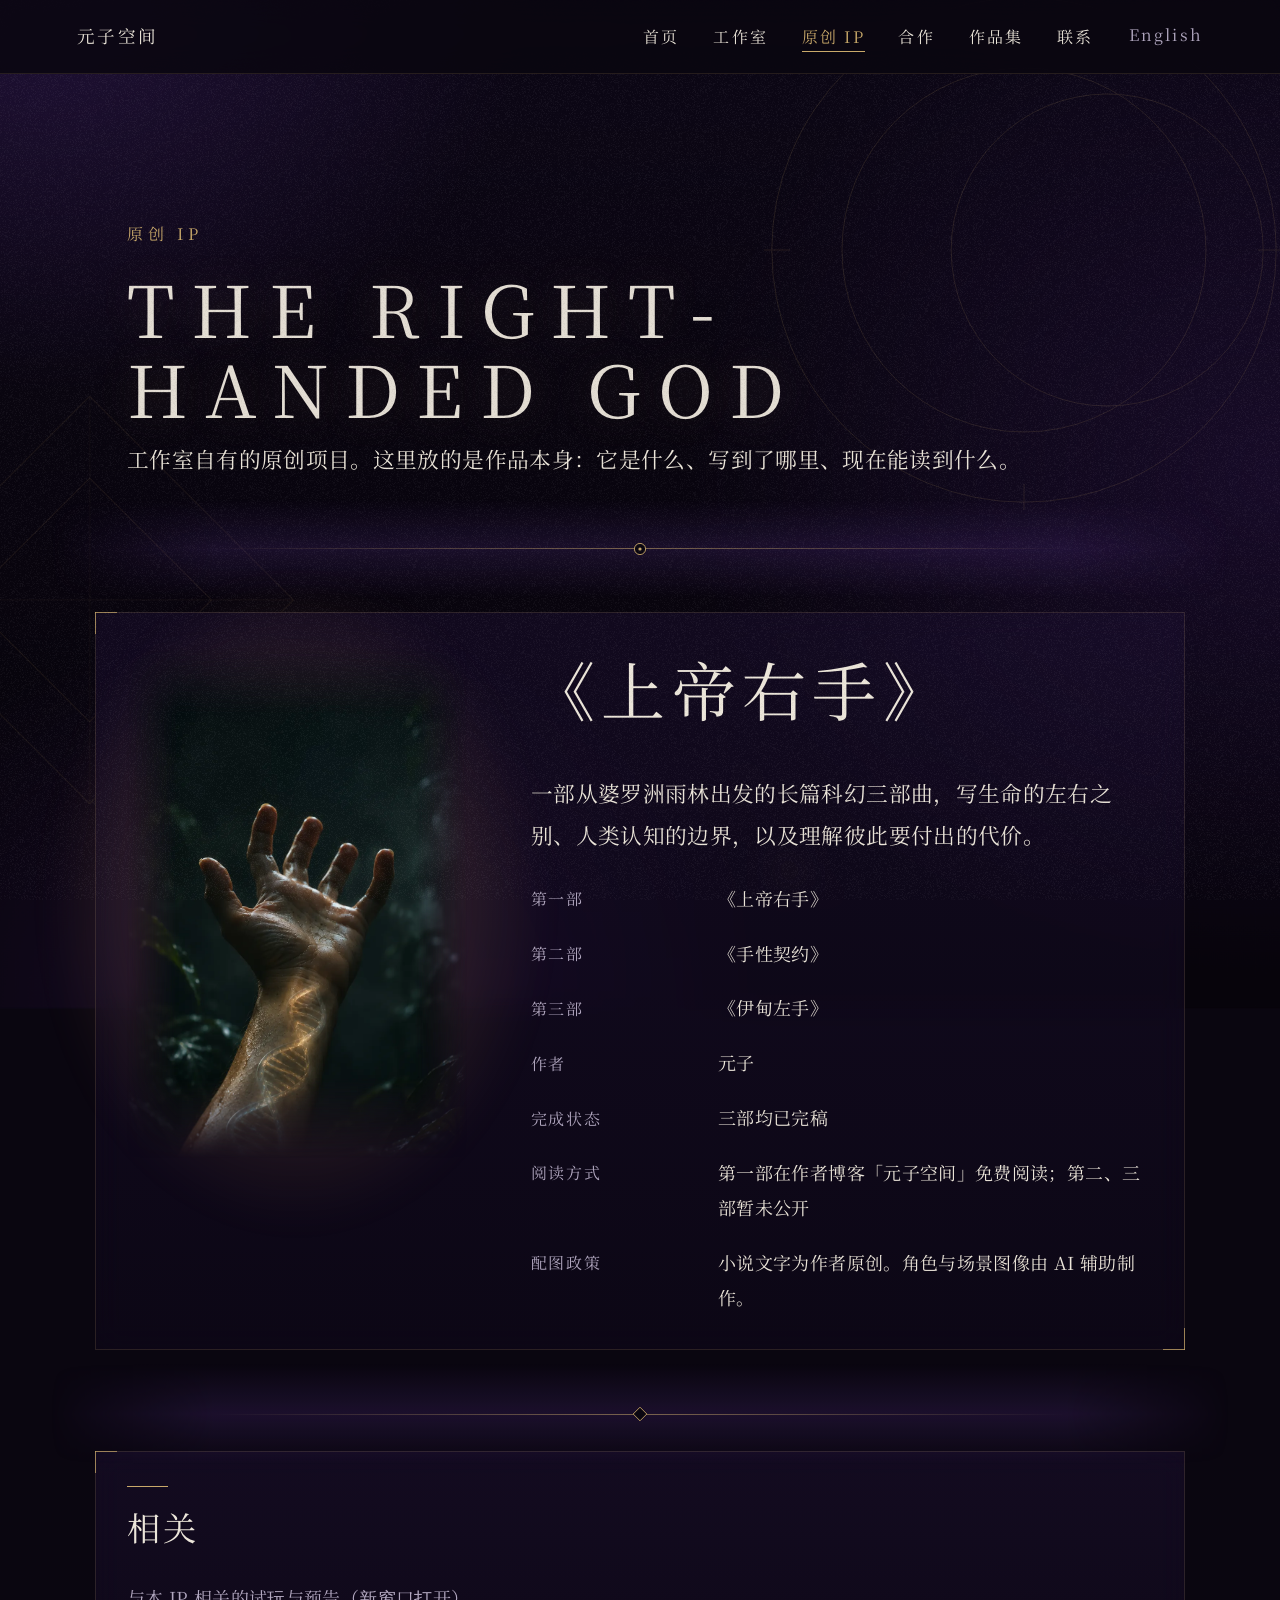
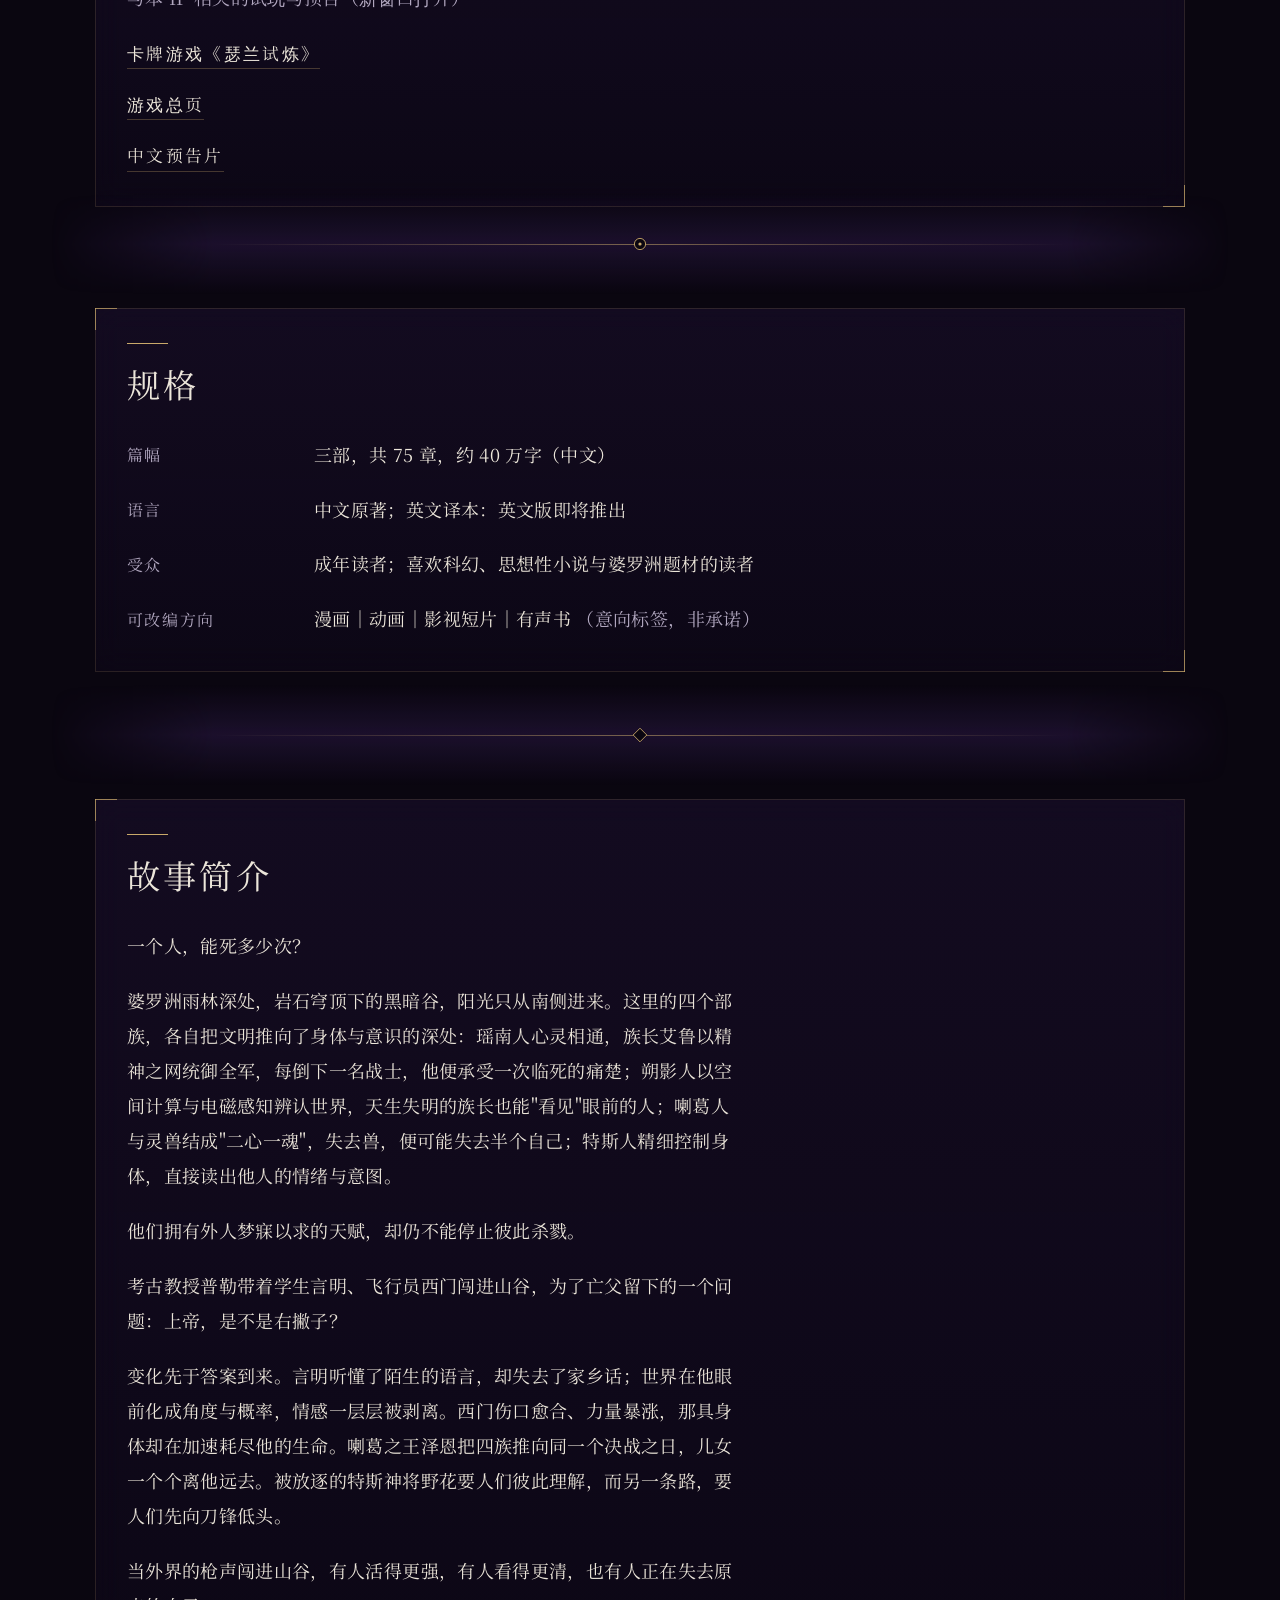
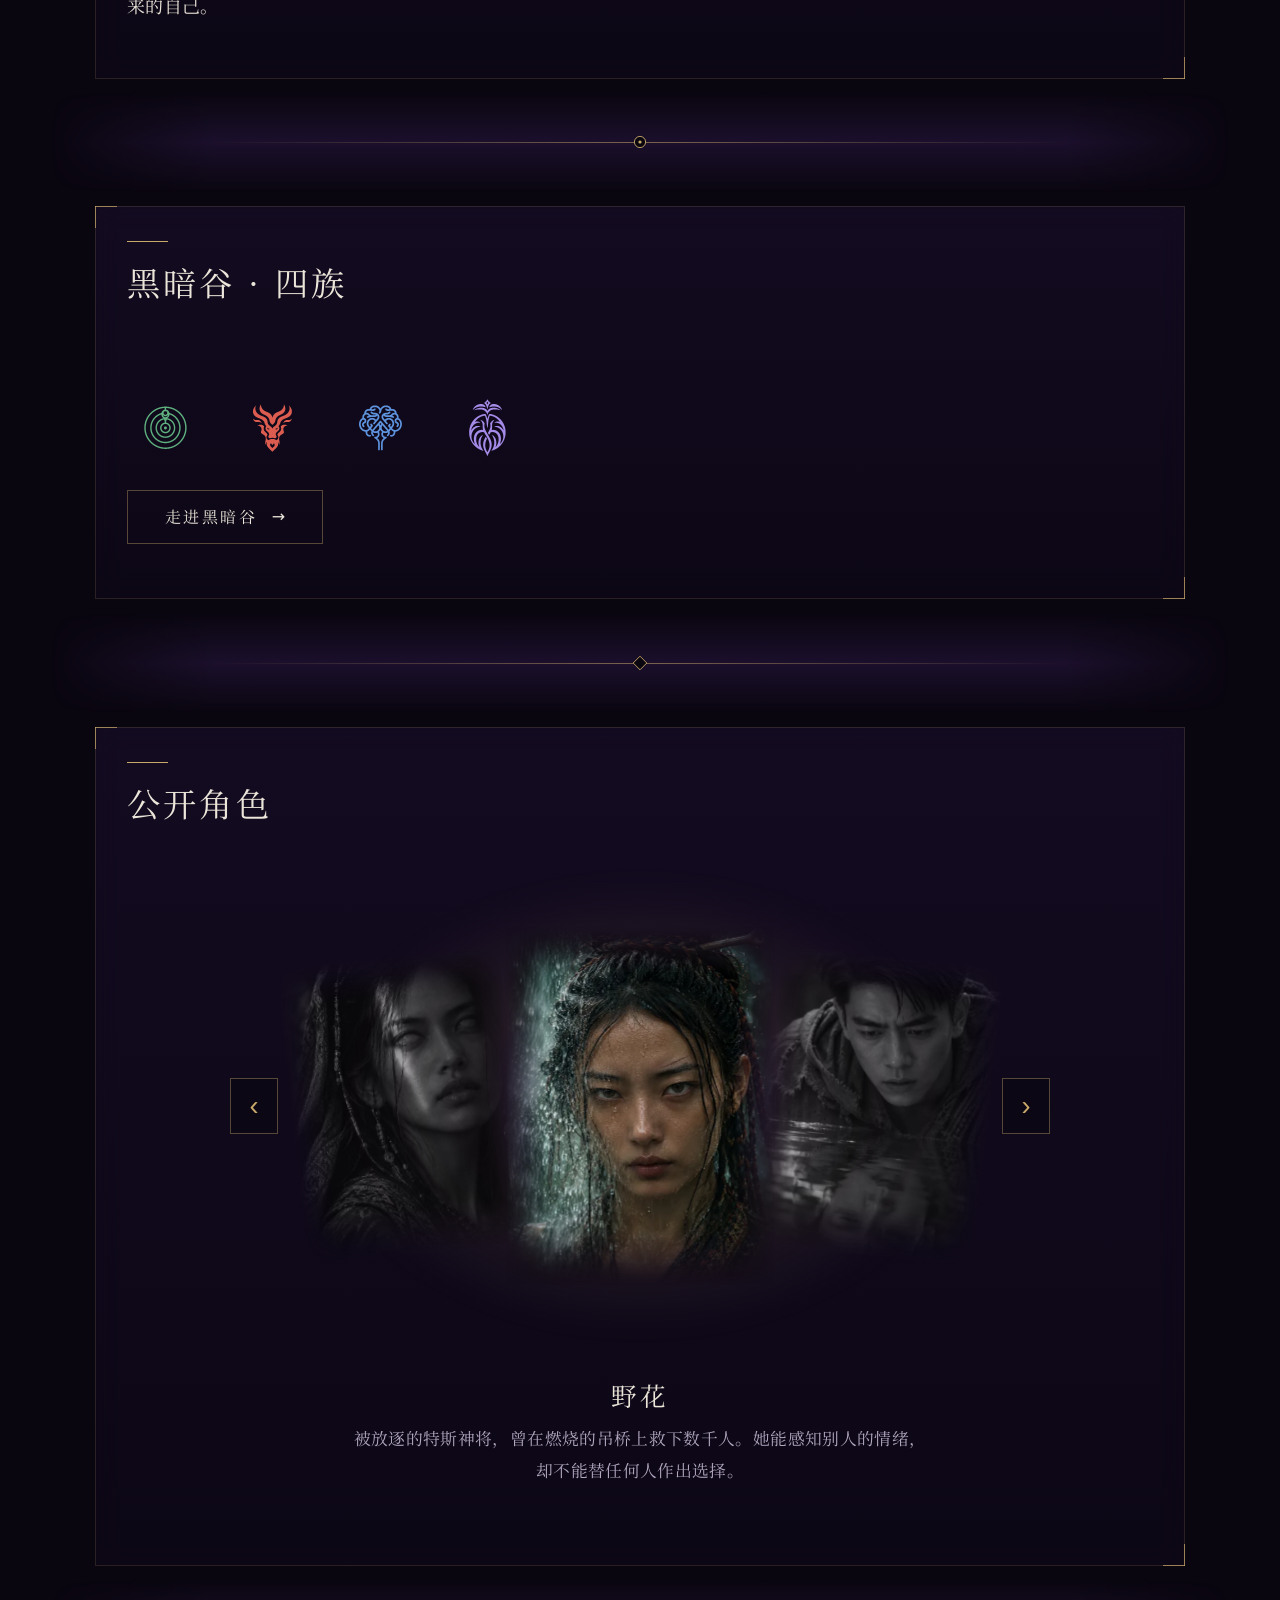
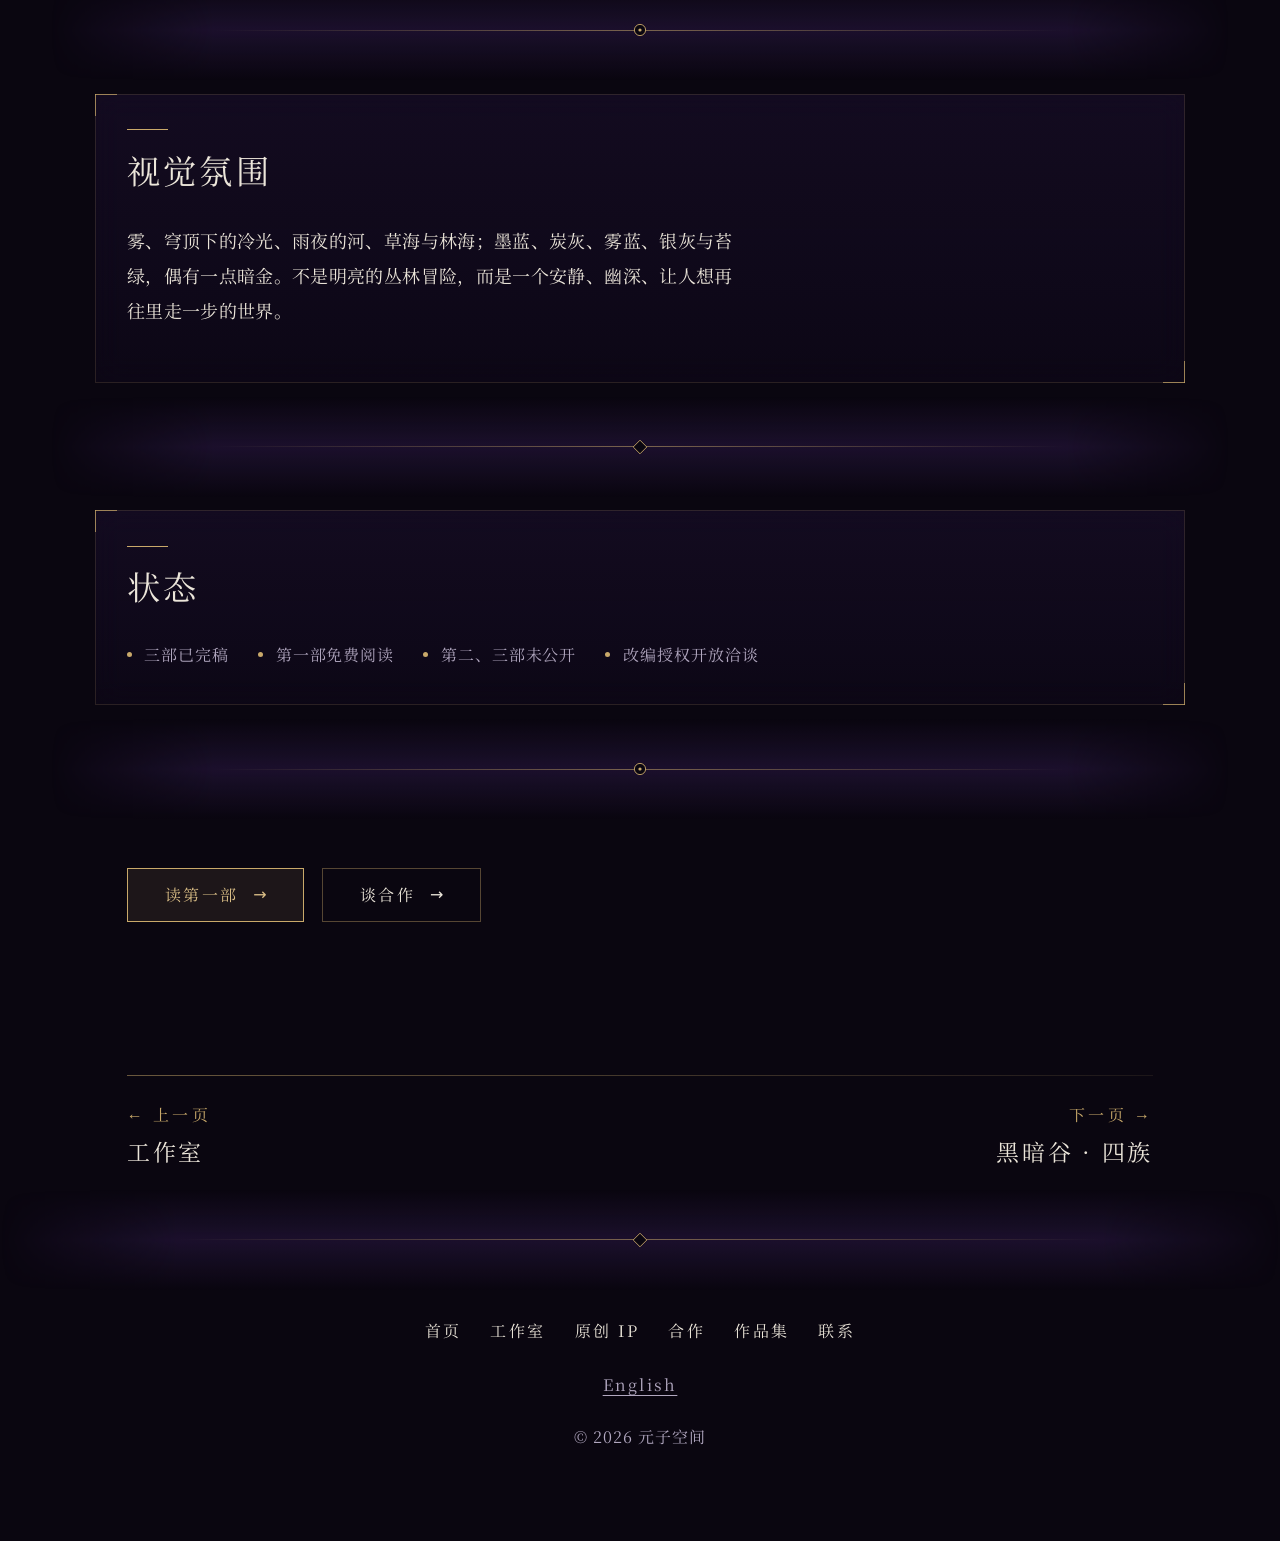
<file: originals/index.html>
<!doctype html>
<html lang="zh-Hans">
<head>
<meta name="robots" content="noindex, nofollow">
<meta charset="utf-8">
<meta name="viewport" content="width=device-width, initial-scale=1">
<meta name="color-scheme" content="dark">
<meta name="theme-color" content="#0a0610">
<title>原创 IP · 元子空间</title>
<link rel="stylesheet" href="../assets/style.css">
</head>
<body>
<header class="site-header">
  <a class="brand" href="../index.html">元子空间</a>
  <button class="menu-btn" type="button" aria-expanded="false" aria-controls="site-nav">菜单</button>
  <a class="lang lang-bar" href="../en/originals/index.html" lang="en">English</a>
  <nav id="site-nav" class="site-nav" aria-label="主导航">
    <ul><li><a href="../index.html">首页</a></li><li><a href="../studio/index.html">工作室</a></li><li><a href="../originals/index.html" aria-current="page">原创 IP</a></li><li><a href="../collaborate/index.html">合作</a></li><li><a href="../work/index.html">作品集</a></li><li><a href="../contact/index.html">联系</a></li></ul>
    <a class="lang" href="../en/originals/index.html" lang="en">English</a>
  </nav>
</header>
<main>

<section class="block page-head">
  <p class="eyebrow">原创 IP</p>
  <p class="mega" aria-hidden="true">THE RIGHT-HANDED GOD</p>
  <p class="lead">工作室自有的原创项目。这里放的是作品本身：它是什么、写到了哪里、现在能读到什么。</p>
</section>
<section class="block ip-card">
  <div class="cover"><img src="../assets/img/hero-right-hand-portrait.webp" alt="暗色雨林中伸出的一只右手" width="941" height="1672"></div>
  <div>
    <h1>《上帝右手》</h1>
    <p class="lead">一部从婆罗洲雨林出发的长篇科幻三部曲，写生命的左右之别、人类认知的边界，以及理解彼此要付出的代价。</p>
    <dl class="spec">
      <dt>第一部</dt><dd>《上帝右手》</dd>
      <dt>第二部</dt><dd>《手性契约》</dd>
      <dt>第三部</dt><dd>《伊甸左手》</dd>
      <dt>作者</dt><dd>元子</dd>
      <dt>完成状态</dt><dd>三部均已完稿</dd>
      <dt>阅读方式</dt><dd>第一部在作者博客「元子空间」免费阅读；第二、三部暂未公开</dd>
      <dt>配图政策</dt><dd>小说文字为作者原创。角色与场景图像由 AI 辅助制作。</dd>
    </dl>
  </div>
</section>
<section class="block related">
  <h2>相关</h2>
  <p class="muted">与本 IP 相关的试玩与预告（新窗口打开）</p>
  <ul class="related-links">
    <li><a href="https://yuanzikongjian-create.github.io/the-right-handed-god/" target="_blank" rel="noopener noreferrer">卡牌游戏《瑟兰试炼》</a></li>
    <li><a href="https://yuanzikongjian-create.github.io/the-right-handed-god/hub.html" target="_blank" rel="noopener noreferrer">游戏总页</a></li>
    <li><a href="https://yuanzikongjian-create.github.io/the-right-handed-god/media/trailer_zh.mp4" target="_blank" rel="noopener noreferrer">中文预告片</a></li>
  </ul>
</section>
<section class="block">
  <h2>规格</h2>
  <dl class="spec">
    <dt>篇幅</dt><dd>三部，共 75 章，约 40 万字（中文）</dd>
    <dt>语言</dt><dd>中文原著；英文译本：英文版即将推出</dd>
    <dt>受众</dt><dd>成年读者；喜欢科幻、思想性小说与婆罗洲题材的读者</dd>
    <dt>可改编方向</dt><dd>漫画｜动画｜影视短片｜有声书 <span class="muted">（意向标签，非承诺）</span></dd>
  </dl>
</section>
<section class="block prose">
  <h2>故事简介</h2>
  <p>一个人，能死多少次？</p>
  <p>婆罗洲雨林深处，岩石穹顶下的黑暗谷，阳光只从南侧进来。这里的四个部族，各自把文明推向了身体与意识的深处：瑶南人心灵相通，族长艾鲁以精神之网统御全军，每倒下一名战士，他便承受一次临死的痛楚；朔影人以空间计算与电磁感知辨认世界，天生失明的族长也能"看见"眼前的人；喇葛人与灵兽结成"二心一魂"，失去兽，便可能失去半个自己；特斯人精细控制身体，直接读出他人的情绪与意图。</p>
  <p>他们拥有外人梦寐以求的天赋，却仍不能停止彼此杀戮。</p>
  <p>考古教授普勒带着学生言明、飞行员西门闯进山谷，为了亡父留下的一个问题：上帝，是不是右撇子？</p>
  <p>变化先于答案到来。言明听懂了陌生的语言，却失去了家乡话；世界在他眼前化成角度与概率，情感一层层被剥离。西门伤口愈合、力量暴涨，那具身体却在加速耗尽他的生命。喇葛之王泽恩把四族推向同一个决战之日，儿女一个个离他远去。被放逐的特斯神将野花要人们彼此理解，而另一条路，要人们先向刀锋低头。</p>
  <p>当外界的枪声闯进山谷，有人活得更强，有人看得更清，也有人正在失去原来的自己。</p>
</section>
<section class="block valley-entry">
  <h2>黑暗谷 · 四族</h2>
  <p class="muted">特斯、喇葛、瑶南、朔影：四个部族，各自的信念与特征，以及四族之间的相克环。</p>
  <div class="ve-crests" aria-hidden="true"><img src="../assets/img/crest/crest-tesi.svg" alt="" width="744" height="744" loading="lazy" decoding="async"><img src="../assets/img/crest/crest-lage.svg" alt="" width="744" height="744" loading="lazy" decoding="async"><img src="../assets/img/crest/crest-yaonan.svg" alt="" width="744" height="744" loading="lazy" decoding="async"><img src="../assets/img/crest/crest-shuoying.svg" alt="" width="744" height="744" loading="lazy" decoding="async"></div>
  <p><a class="btn btn-line" href="dark-valley/index.html">走进黑暗谷</a></p>
</section>
<section class="block">
  <h2>公开角色</h2>
  <div class="char-carousel" data-char-carousel data-sheet="设定图" data-still="返回剧照" data-prev="上一位" data-next="下一位" data-close="关闭">
  <ul class="chars char-data">
    <li class="char" data-img="../assets/img/chars/stills/yehua.webp" data-card="../assets/img/chars/stills/yehua-card.webp" data-sheet="../assets/img/chars/yehua.webp" data-alt="AI 辅助制作的配图：一位发辫上插着骨簪的年轻女子，脸上沾满水珠，身后是瀑布的水雾" data-sheet-alt="AI 辅助制作的配图：野花的角色设定拼板：全身多角度与面部特写"><div class="portrait"><img src="../assets/img/chars/stills/yehua-card.webp" alt="AI 辅助制作的配图：一位发辫上插着骨簪的年轻女子，脸上沾满水珠，身后是瀑布的水雾" width="480" height="640"></div><h3>野花</h3><p>被放逐的特斯神将，曾在燃烧的吊桥上救下数千人。她能感知别人的情绪，却不能替任何人作出选择。</p></li>
    <li class="char" data-img="../assets/img/chars/stills/yanming.webp" data-card="../assets/img/chars/stills/yanming-card.webp" data-sheet="../assets/img/chars/yanming.webp" data-alt="AI 辅助制作的配图：一位黑发年轻男子俯身看向水面，水中映出他的倒影" data-sheet-alt="AI 辅助制作的配图：言明的角色设定拼板：全身多角度与面部特写"><div class="portrait"><img src="../assets/img/chars/stills/yanming-card.webp" alt="AI 辅助制作的配图：一位黑发年轻男子俯身看向水面，水中映出他的倒影" width="480" height="640"></div><h3>言明</h3><p>来自古晋的年轻人，普勒的前学生，擅长辨识古文字。他在谷里听懂了陌生的语言，却渐渐失去了家乡话。</p></li>
    <li class="char" data-img="../assets/img/chars/stills/puller.webp" data-card="../assets/img/chars/stills/puller-card.webp" data-sheet="../assets/img/chars/puller.webp" data-alt="AI 辅助制作的配图：一位戴圆框眼镜、留短须的卷发男子仰头欢笑，周围飘着萤火般的光点" data-sheet-alt="AI 辅助制作的配图：阿利斯泰尔·普勒的角色设定拼板：全身多角度与面部特写"><div class="portrait"><img src="../assets/img/chars/stills/puller-card.webp" alt="AI 辅助制作的配图：一位戴圆框眼镜、留短须的卷发男子仰头欢笑，周围飘着萤火般的光点" width="480" height="640"></div><h3>阿利斯泰尔·普勒</h3><p>考古学教授，为亡父留下的一个问题走进雨林：上帝，是不是右撇子？</p></li>
    <li class="char" data-img="../assets/img/chars/stills/ximen.webp" data-card="../assets/img/chars/stills/ximen-card.webp" data-sheet="../assets/img/chars/ximen.webp" data-alt="AI 辅助制作的配图：一位满身尘土的男子，神情惊惧，身后是昏黄的沙尘" data-sheet-alt="AI 辅助制作的配图：西门的角色设定拼板：全身多角度与面部特写"><div class="portrait"><img src="../assets/img/chars/stills/ximen-card.webp" alt="AI 辅助制作的配图：一位满身尘土的男子，神情惊惧，身后是昏黄的沙尘" width="480" height="640"></div><h3>西门</h3><p>三十九岁的伊班族前空军运输机飞行员。在谷里，他第一次尝到被承认的滋味，也开始为力量付出代价。</p></li>
    <li class="char" data-img="../assets/img/chars/stills/zeen.webp" data-card="../assets/img/chars/stills/zeen-card.webp" data-sheet="../assets/img/chars/zeen.webp" data-alt="AI 辅助制作的配图：一位白发老者张口怒吼，身旁是燃烧的火把" data-sheet-alt="AI 辅助制作的配图：泽恩的角色设定拼板：全身多角度与面部特写"><div class="portrait"><img src="../assets/img/chars/stills/zeen-card.webp" alt="AI 辅助制作的配图：一位白发老者张口怒吼，身旁是燃烧的火把" width="480" height="640"></div><h3>泽恩</h3><p>喇葛之王。曾为救病危的儿女悬身断崖，如今要用一场战争终结四族的分裂。</p></li>
    <li class="char" data-img="../assets/img/chars/stills/ailu.webp" data-card="../assets/img/chars/stills/ailu-card.webp" data-sheet="../assets/img/chars/ailu.webp" data-alt="AI 辅助制作的配图：一位白发留须的老者口含烟斗，低头望着身前篝火的余烬" data-sheet-alt="AI 辅助制作的配图：艾鲁的角色设定拼板：全身多角度与面部特写"><div class="portrait"><img src="../assets/img/chars/stills/ailu-card.webp" alt="AI 辅助制作的配图：一位白发留须的老者口含烟斗，低头望着身前篝火的余烬" width="480" height="640"></div><h3>艾鲁</h3><p>瑶南族长，以精神织成的网络统御全军，也承受每一名战士的死亡。</p></li>
    <li class="char" data-img="../assets/img/chars/stills/lanji.webp" data-card="../assets/img/chars/stills/lanji-card.webp" data-sheet="../assets/img/chars/lanji.webp" data-alt="AI 辅助制作的配图：一位披紫色纱巾的年轻女子，双眼呈乳白色，脸微微侧向一边" data-sheet-alt="AI 辅助制作的配图：岚姬的角色设定拼板：全身多角度与面部特写"><div class="portrait"><img src="../assets/img/chars/stills/lanji-card.webp" alt="AI 辅助制作的配图：一位披紫色纱巾的年轻女子，双眼呈乳白色，脸微微侧向一边" width="480" height="640"></div><h3>岚姬</h3><p>朔影族长，天生失明，以空间与电磁的感知认识世界。</p></li>
  </ul>
  </div>
</section>
<section class="block prose">
  <h2>视觉氛围</h2>
  <p>雾、穹顶下的冷光、雨夜的河、草海与林海；墨蓝、炭灰、雾蓝、银灰与苔绿，偶有一点暗金。不是明亮的丛林冒险，而是一个安静、幽深、让人想再往里走一步的世界。</p>
</section>
<section class="block">
  <h2>状态</h2>
  <ul class="tags"><li>三部已完稿</li><li>第一部免费阅读</li><li>第二、三部未公开</li><li>改编授权开放洽谈</li></ul>
</section>
<section class="block cta-row">
  <a class="btn btn-solid" href="https://yuanzikongjian.blogspot.com/" target="_blank" rel="noopener noreferrer">读第一部</a>
  <a class="btn btn-line" href="../collaborate/index.html">谈合作</a>
</section>
<nav class="pager" aria-label="页面翻页"><a class="pg-prev" href="../studio/index.html"><span class="pg-k">← 上一页</span><span class="pg-t">工作室</span></a><a class="pg-next" href="../originals/dark-valley/index.html"><span class="pg-k">下一页 →</span><span class="pg-t">黑暗谷 · 四族</span></a></nav>
</main>
<footer class="site-footer">
  <ul class="foot-nav"><li><a href="../index.html">首页</a></li><li><a href="../studio/index.html">工作室</a></li><li><a href="../originals/index.html" aria-current="page">原创 IP</a></li><li><a href="../collaborate/index.html">合作</a></li><li><a href="../work/index.html">作品集</a></li><li><a href="../contact/index.html">联系</a></li></ul>
  <p><a class="lang" href="../en/originals/index.html" lang="en">English</a></p>
  <p class="small">© 2026 元子空间</p>
</footer>
<script src="../assets/reveal.js"></script>
<script src="../assets/geo.js"></script>
<script src="../assets/nav.js"></script>
<script src="../assets/chars.js"></script>
</body>
</html>
</file>
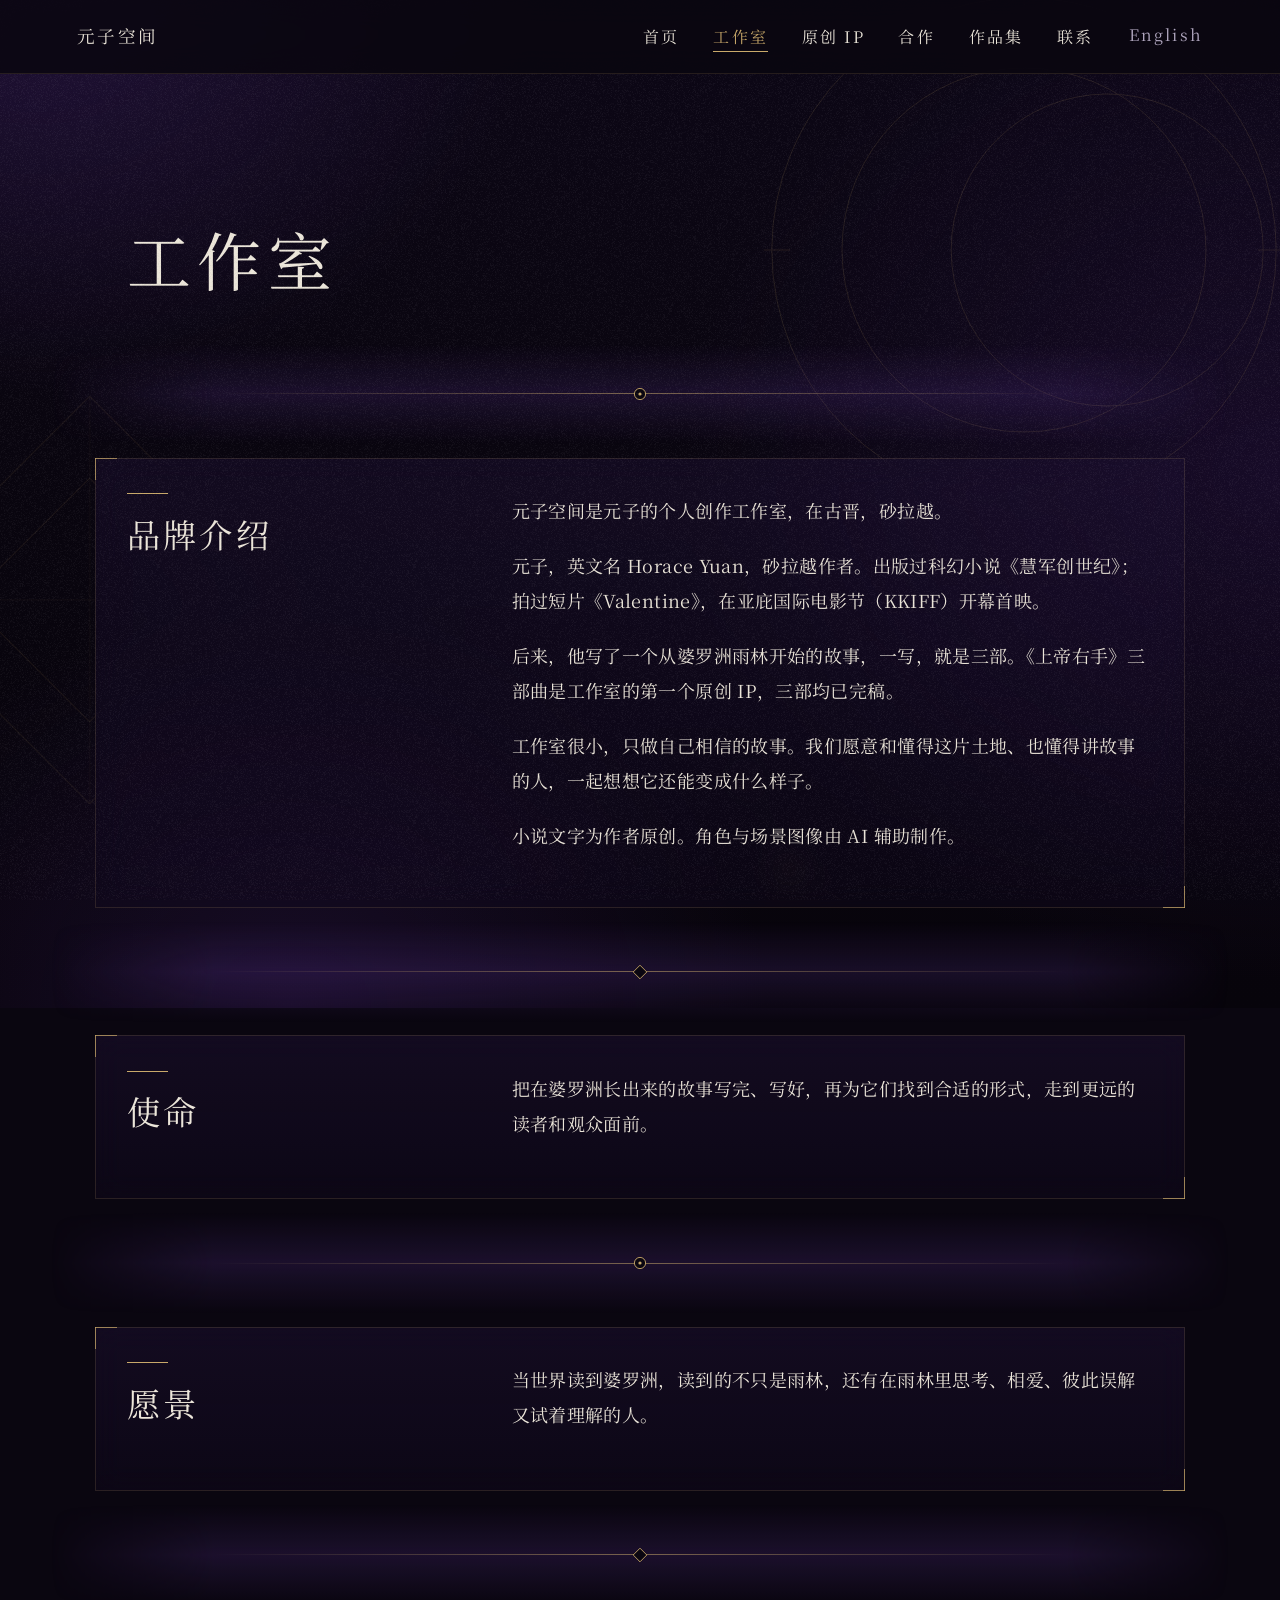
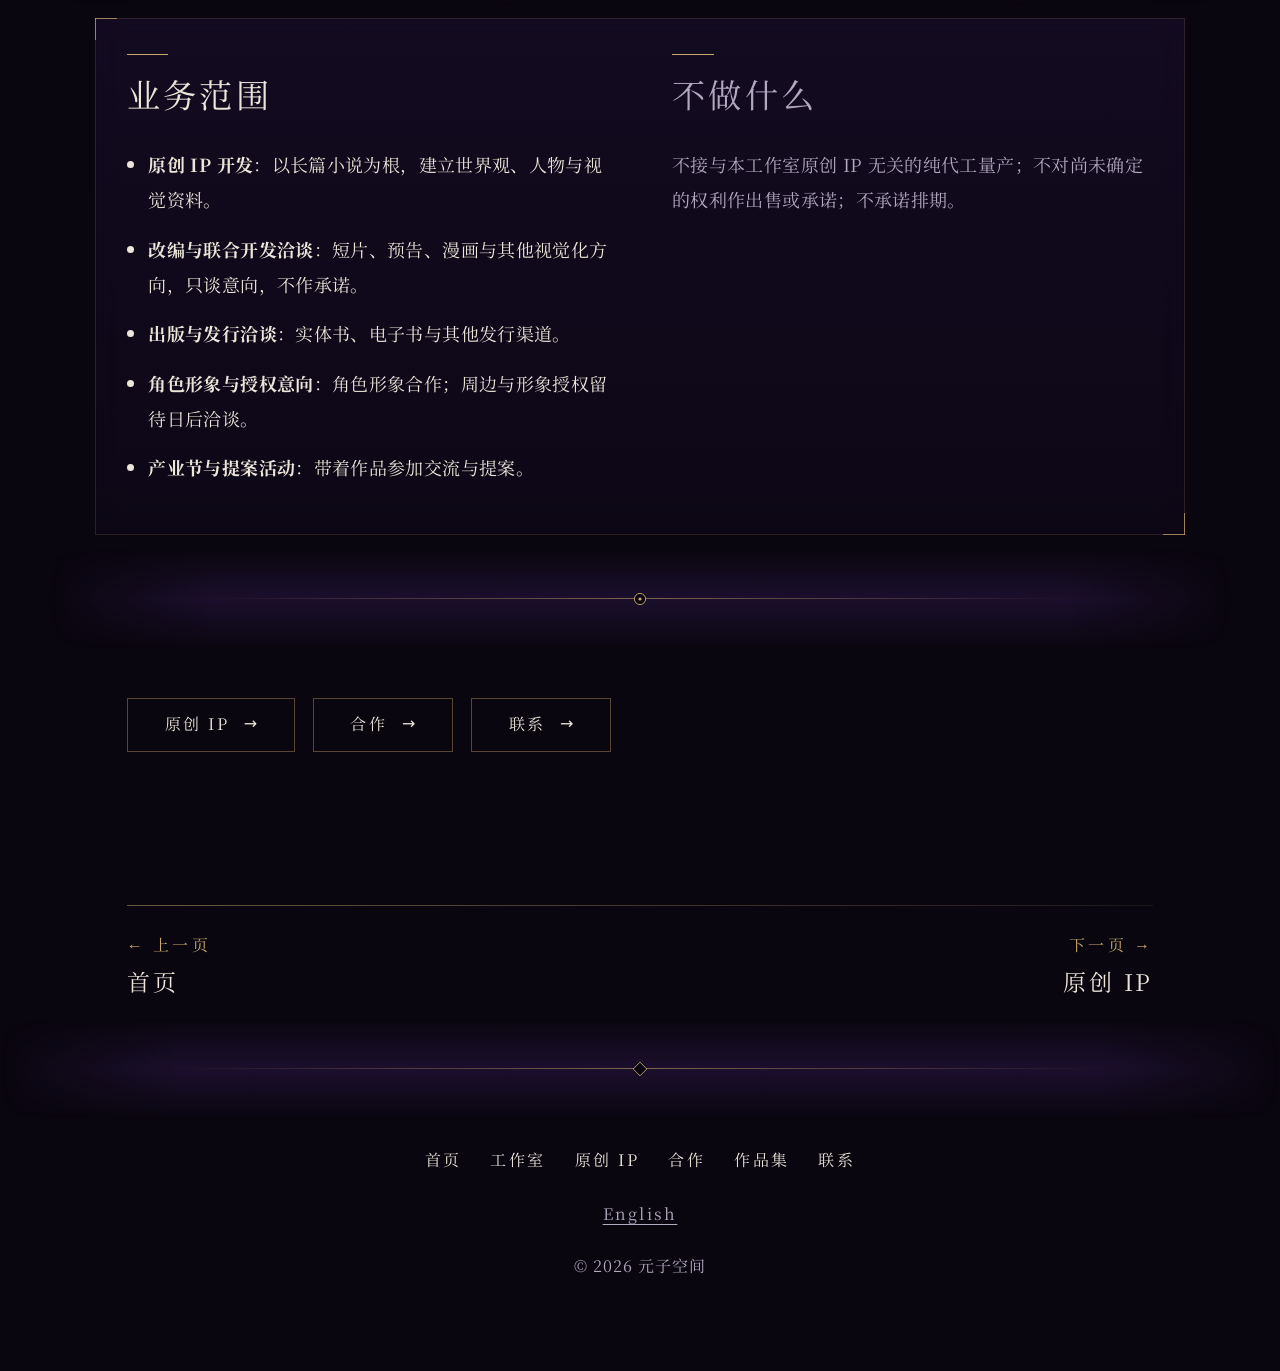
<file: studio/index.html>
<!doctype html>
<html lang="zh-Hans">
<head>
<meta name="robots" content="noindex, nofollow">
<meta charset="utf-8">
<meta name="viewport" content="width=device-width, initial-scale=1">
<meta name="color-scheme" content="dark">
<meta name="theme-color" content="#0a0610">
<title>工作室 · 元子空间</title>
<link rel="stylesheet" href="../assets/style.css">
</head>
<body>
<header class="site-header">
  <a class="brand" href="../index.html">元子空间</a>
  <button class="menu-btn" type="button" aria-expanded="false" aria-controls="site-nav">菜单</button>
  <a class="lang lang-bar" href="../en/studio/index.html" lang="en">English</a>
  <nav id="site-nav" class="site-nav" aria-label="主导航">
    <ul><li><a href="../index.html">首页</a></li><li><a href="../studio/index.html" aria-current="page">工作室</a></li><li><a href="../originals/index.html">原创 IP</a></li><li><a href="../collaborate/index.html">合作</a></li><li><a href="../work/index.html">作品集</a></li><li><a href="../contact/index.html">联系</a></li></ul>
    <a class="lang" href="../en/studio/index.html" lang="en">English</a>
  </nav>
</header>
<main>

<section class="block page-head">
  <h1>工作室</h1>
</section>
<section class="block two-col">
  <h2>品牌介绍</h2>
  <div>
    <p>元子空间是元子的个人创作工作室，在古晋，砂拉越。</p>
    <p>元子，英文名 Horace Yuan，砂拉越作者。出版过科幻小说《慧军创世纪》；拍过短片《Valentine》，在亚庇国际电影节（KKIFF）开幕首映。</p>
    <p>后来，他写了一个从婆罗洲雨林开始的故事，一写，就是三部。《上帝右手》三部曲是工作室的第一个原创 IP，三部均已完稿。</p>
    <p>工作室很小，只做自己相信的故事。我们愿意和懂得这片土地、也懂得讲故事的人，一起想想它还能变成什么样子。</p>
    <p>小说文字为作者原创。角色与场景图像由 AI 辅助制作。</p>
  </div>
</section>
<section class="block two-col"><h2>使命</h2><p>把在婆罗洲长出来的故事写完、写好，再为它们找到合适的形式，走到更远的读者和观众面前。</p></section>
<section class="block two-col"><h2>愿景</h2><p>当世界读到婆罗洲，读到的不只是雨林，还有在雨林里思考、相爱、彼此误解又试着理解的人。</p></section>
<section class="block compare">
  <div><h2>业务范围</h2><ul class="list">
    <li><b>原创 IP 开发</b>：以长篇小说为根，建立世界观、人物与视觉资料。</li>
    <li><b>改编与联合开发洽谈</b>：短片、预告、漫画与其他视觉化方向，只谈意向，不作承诺。</li>
    <li><b>出版与发行洽谈</b>：实体书、电子书与其他发行渠道。</li>
    <li><b>角色形象与授权意向</b>：角色形象合作；周边与形象授权留待日后洽谈。</li>
    <li><b>产业节与提案活动</b>：带着作品参加交流与提案。</li></ul></div>
  <div class="dim"><h2>不做什么</h2><p>不接与本工作室原创 IP 无关的纯代工量产；不对尚未确定的权利作出售或承诺；不承诺排期。</p></div>
</section>
<section class="block cta-row">
  <a class="btn btn-line" href="../originals/index.html">原创 IP</a>
  <a class="btn btn-line" href="../collaborate/index.html">合作</a>
  <a class="btn btn-line" href="../contact/index.html">联系</a>
</section>
<nav class="pager" aria-label="页面翻页"><a class="pg-prev" href="../index.html"><span class="pg-k">← 上一页</span><span class="pg-t">首页</span></a><a class="pg-next" href="../originals/index.html"><span class="pg-k">下一页 →</span><span class="pg-t">原创 IP</span></a></nav>
</main>
<footer class="site-footer">
  <ul class="foot-nav"><li><a href="../index.html">首页</a></li><li><a href="../studio/index.html" aria-current="page">工作室</a></li><li><a href="../originals/index.html">原创 IP</a></li><li><a href="../collaborate/index.html">合作</a></li><li><a href="../work/index.html">作品集</a></li><li><a href="../contact/index.html">联系</a></li></ul>
  <p><a class="lang" href="../en/studio/index.html" lang="en">English</a></p>
  <p class="small">© 2026 元子空间</p>
</footer>
<script src="../assets/reveal.js"></script>
<script src="../assets/geo.js"></script>
<script src="../assets/nav.js"></script>
</body>
</html>
</file>
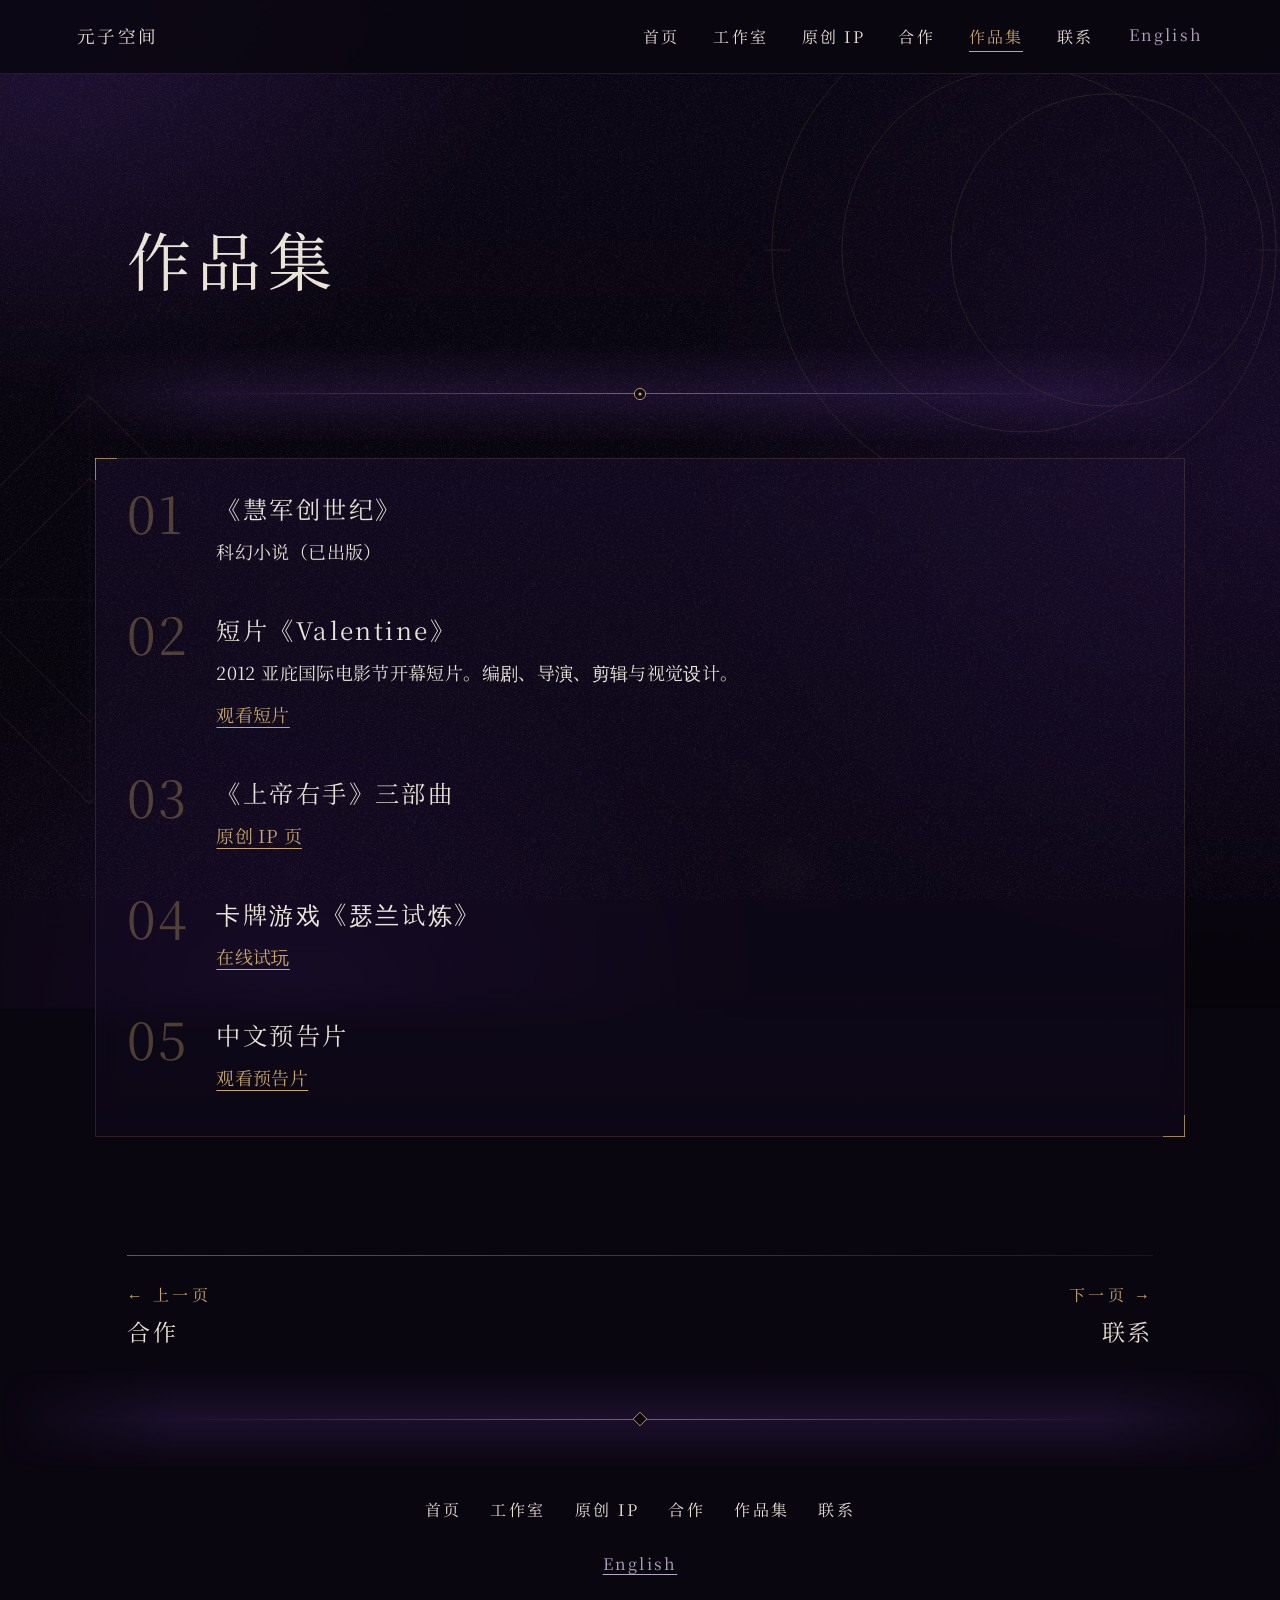
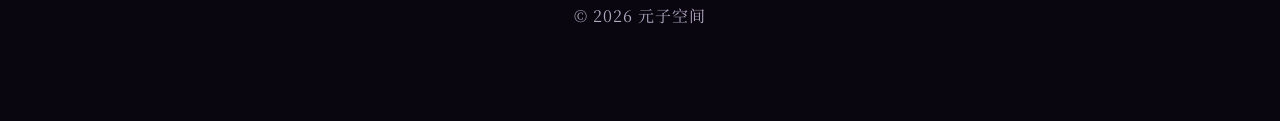
<file: work/index.html>
<!doctype html>
<html lang="zh-Hans">
<head>
<meta name="robots" content="noindex, nofollow">
<meta charset="utf-8">
<meta name="viewport" content="width=device-width, initial-scale=1">
<meta name="color-scheme" content="dark">
<meta name="theme-color" content="#0a0610">
<title>作品集 · 元子空间</title>
<link rel="stylesheet" href="../assets/style.css">
</head>
<body>
<header class="site-header">
  <a class="brand" href="../index.html">元子空间</a>
  <button class="menu-btn" type="button" aria-expanded="false" aria-controls="site-nav">菜单</button>
  <a class="lang lang-bar" href="../en/work/index.html" lang="en">English</a>
  <nav id="site-nav" class="site-nav" aria-label="主导航">
    <ul><li><a href="../index.html">首页</a></li><li><a href="../studio/index.html">工作室</a></li><li><a href="../originals/index.html">原创 IP</a></li><li><a href="../collaborate/index.html">合作</a></li><li><a href="../work/index.html" aria-current="page">作品集</a></li><li><a href="../contact/index.html">联系</a></li></ul>
    <a class="lang" href="../en/work/index.html" lang="en">English</a>
  </nav>
</header>
<main>

<section class="block page-head"><h1>作品集</h1></section>
<section class="block">
  <ul class="work-list">
    <li>
      <h3>《慧军创世纪》</h3>
      <p>科幻小说（已出版）</p>
    </li>
    <li>
      <h3>短片《Valentine》</h3>
      <p>2012 亚庇国际电影节开幕短片。编剧、导演、剪辑与视觉设计。</p>
      <p><a href="https://youtu.be/ehhD-UJMgh4" target="_blank" rel="noopener noreferrer">观看短片</a></p>
    </li>
    <li>
      <h3>《上帝右手》三部曲</h3>
      <p><a href="../originals/index.html">原创 IP 页</a></p>
    </li>
    <li>
      <h3>卡牌游戏《瑟兰试炼》</h3>
      <p><a href="https://yuanzikongjian-create.github.io/the-right-handed-god/" target="_blank" rel="noopener noreferrer">在线试玩</a></p>
    </li>
    <li>
      <h3>中文预告片</h3>
      <p><a href="https://yuanzikongjian-create.github.io/the-right-handed-god/media/trailer_zh.mp4" target="_blank" rel="noopener noreferrer">观看预告片</a></p>
    </li>
  </ul>
</section>
<nav class="pager" aria-label="页面翻页"><a class="pg-prev" href="../collaborate/index.html"><span class="pg-k">← 上一页</span><span class="pg-t">合作</span></a><a class="pg-next" href="../contact/index.html"><span class="pg-k">下一页 →</span><span class="pg-t">联系</span></a></nav>
</main>
<footer class="site-footer">
  <ul class="foot-nav"><li><a href="../index.html">首页</a></li><li><a href="../studio/index.html">工作室</a></li><li><a href="../originals/index.html">原创 IP</a></li><li><a href="../collaborate/index.html">合作</a></li><li><a href="../work/index.html" aria-current="page">作品集</a></li><li><a href="../contact/index.html">联系</a></li></ul>
  <p><a class="lang" href="../en/work/index.html" lang="en">English</a></p>
  <p class="small">© 2026 元子空间</p>
</footer>
<script src="../assets/reveal.js"></script>
<script src="../assets/geo.js"></script>
<script src="../assets/nav.js"></script>
</body>
</html>
</file>
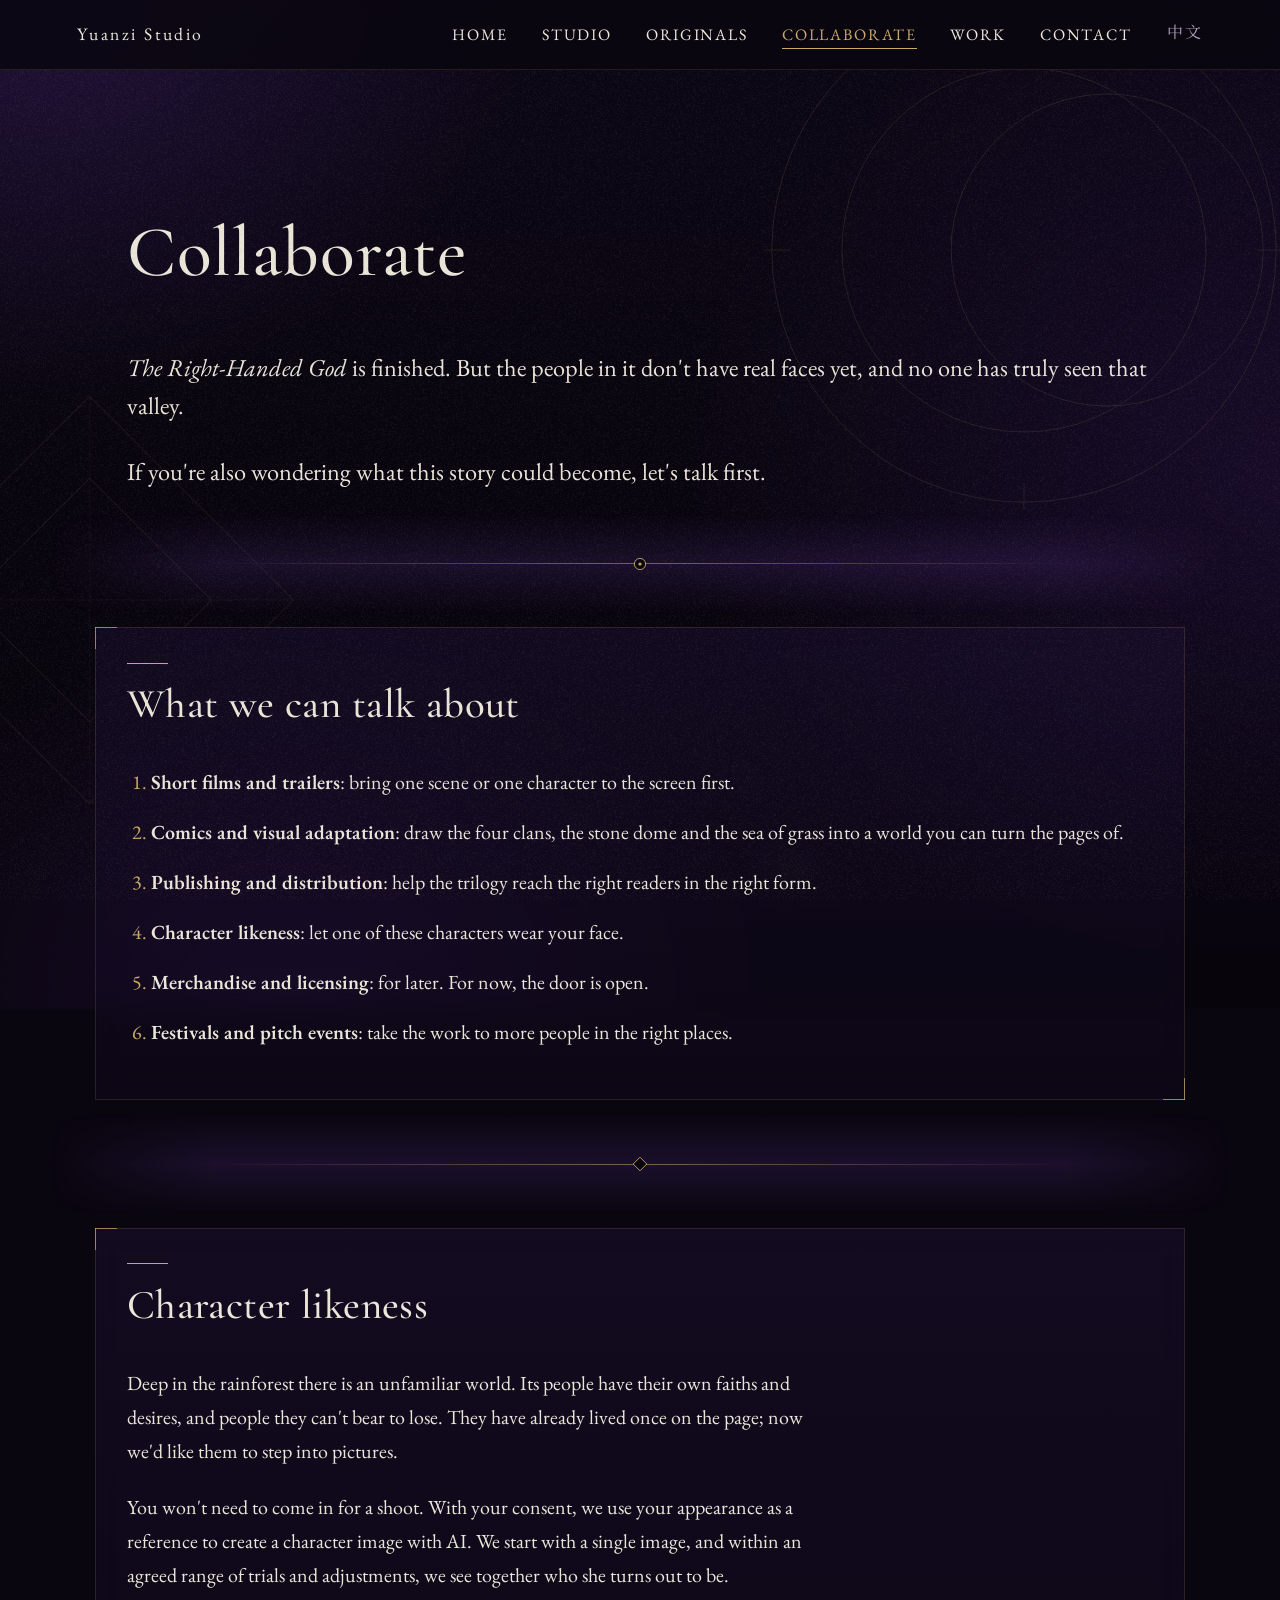
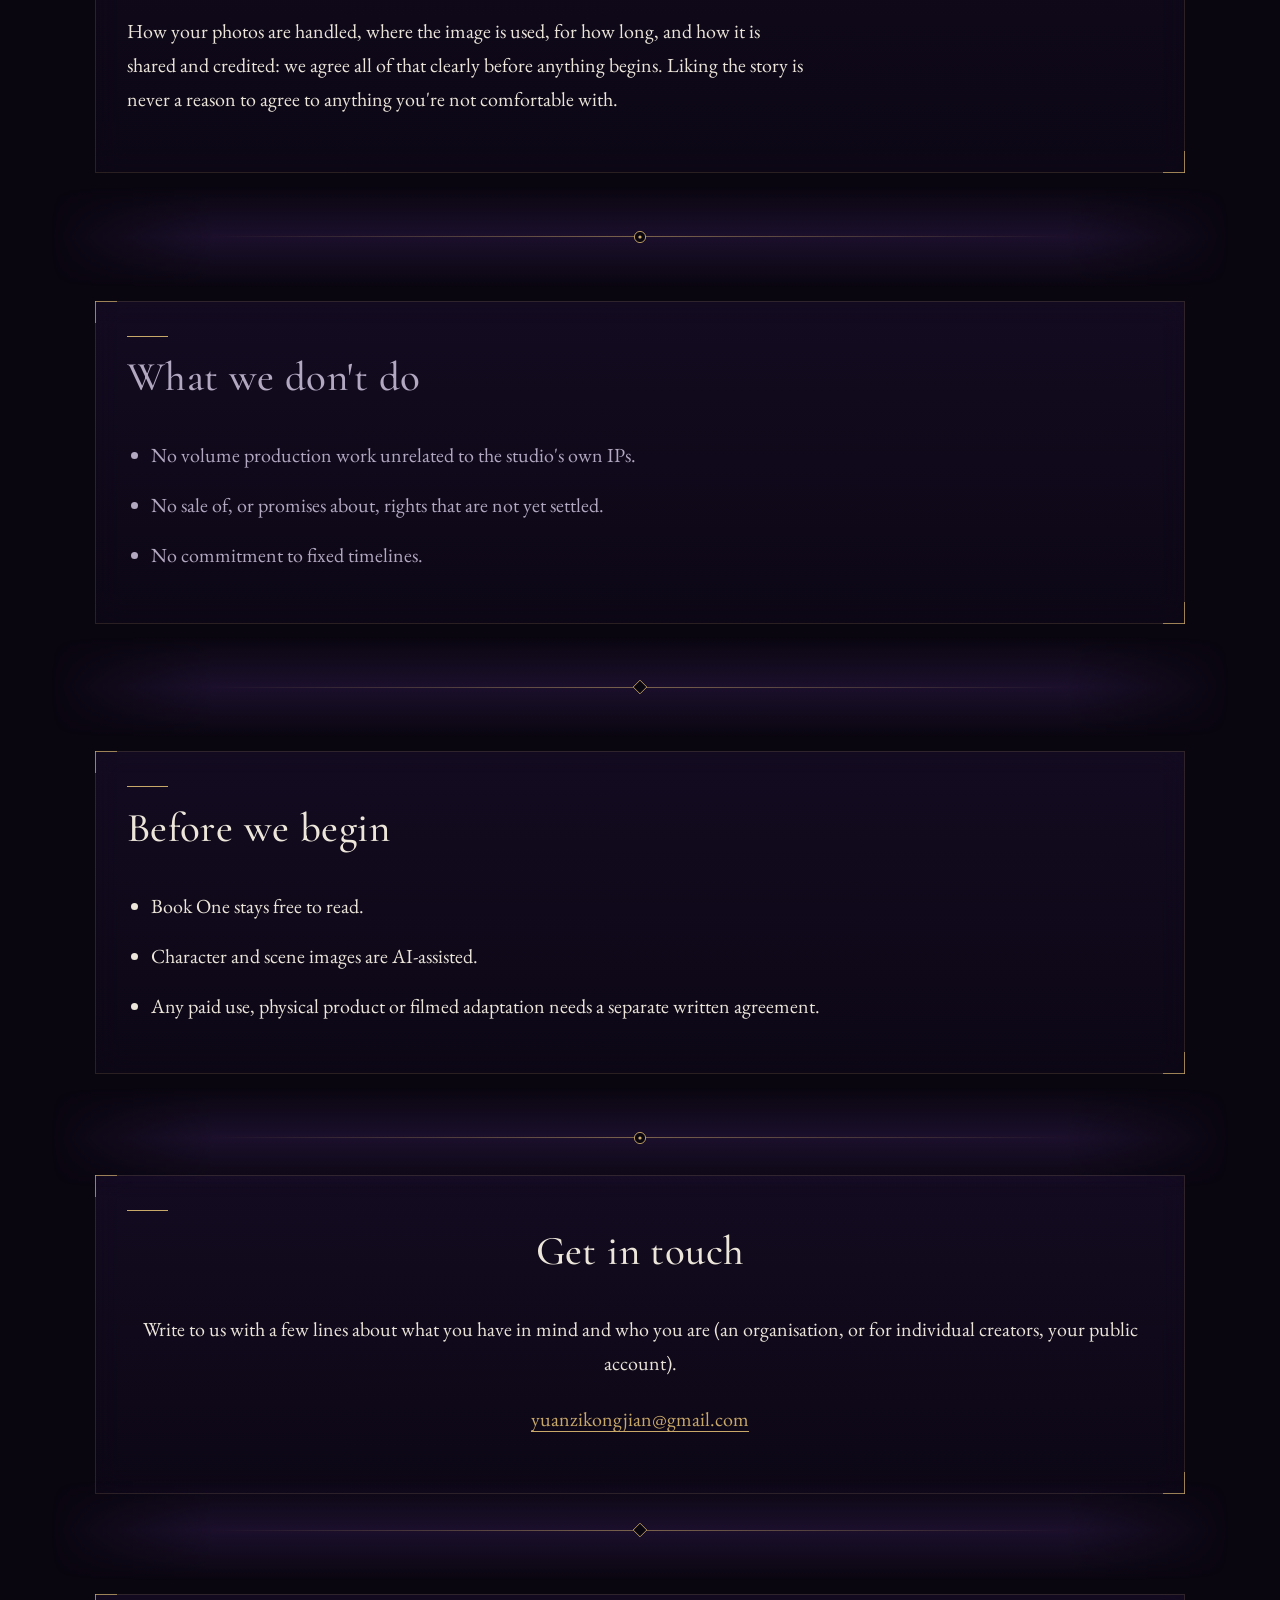
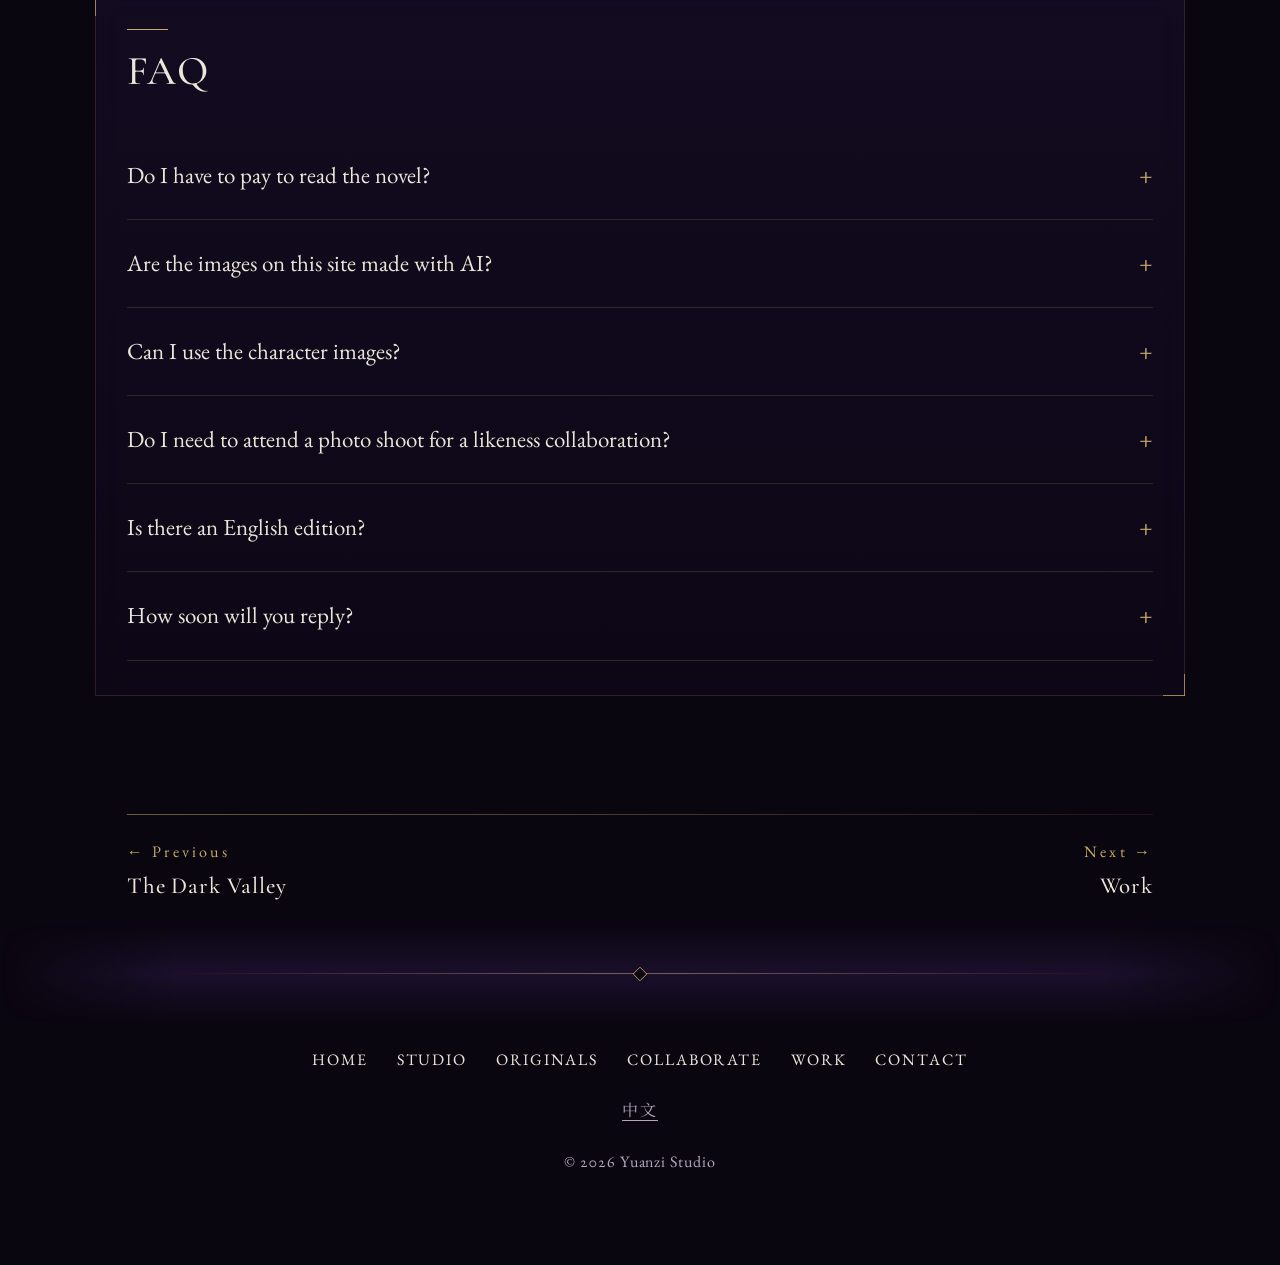
<file: en/collaborate/index.html>
<!doctype html>
<html lang="en">
<head>
<meta name="robots" content="noindex, nofollow">
<meta charset="utf-8">
<meta name="viewport" content="width=device-width, initial-scale=1">
<meta name="color-scheme" content="dark">
<meta name="theme-color" content="#0a0610">
<title>Collaborate · Yuanzi Studio</title>
<link rel="stylesheet" href="../../assets/style.css">
</head>
<body>
<header class="site-header">
  <a class="brand" href="../../en/index.html">Yuanzi Studio</a>
  <button class="menu-btn" type="button" aria-expanded="false" aria-controls="site-nav">Menu</button>
  <a class="lang lang-bar" href="../../collaborate/index.html" lang="zh-Hans">中文</a>
  <nav id="site-nav" class="site-nav" aria-label="Main">
    <ul><li><a href="../../en/index.html">Home</a></li><li><a href="../../en/studio/index.html">Studio</a></li><li><a href="../../en/originals/index.html">Originals</a></li><li><a href="../../en/collaborate/index.html" aria-current="page">Collaborate</a></li><li><a href="../../en/work/index.html">Work</a></li><li><a href="../../en/contact/index.html">Contact</a></li></ul>
    <a class="lang" href="../../collaborate/index.html" lang="zh-Hans">中文</a>
  </nav>
</header>
<main>

<section class="block page-head">
  <h1>Collaborate</h1>
  <p class="lead"><i>The Right-Handed God</i> is finished. But the people in it don't have real faces yet, and no one has truly seen that valley.</p>
  <p class="lead">If you're also wondering what this story could become, let's talk first.</p>
</section>
<section class="block"><h2>What we can talk about</h2><ol class="list numbered"><li><b>Short films and trailers</b>: bring one scene or one character to the screen first.</li><li><b>Comics and visual adaptation</b>: draw the four clans, the stone dome and the sea of grass into a world you can turn the pages of.</li><li><b>Publishing and distribution</b>: help the trilogy reach the right readers in the right form.</li><li><b>Character likeness</b>: let one of these characters wear your face.</li><li><b>Merchandise and licensing</b>: for later. For now, the door is open.</li><li><b>Festivals and pitch events</b>: take the work to more people in the right places.</li></ol></section>
<section class="block prose">
  <h2>Character likeness</h2>
  <p>Deep in the rainforest there is an unfamiliar world. Its people have their own faiths and desires, and people they can't bear to lose. They have already lived once on the page; now we'd like them to step into pictures.</p>
  <p>You won't need to come in for a shoot. With your consent, we use your appearance as a reference to create a character image with AI. We start with a single image, and within an agreed range of trials and adjustments, we see together who she turns out to be.</p>
  <p>How your photos are handled, where the image is used, for how long, and how it is shared and credited: we agree all of that clearly before anything begins. Liking the story is never a reason to agree to anything you're not comfortable with.</p>
</section>
<section class="block dim"><h2>What we don't do</h2><ul class="list">
  <li>No volume production work unrelated to the studio's own IPs.</li><li>No sale of, or promises about, rights that are not yet settled.</li><li>No commitment to fixed timelines.</li></ul></section>
<section class="block"><h2>Before we begin</h2><ul class="list">
  <li>Book One stays free to read.</li>
  <li>Character and scene images are AI-assisted.</li>
  <li>Any paid use, physical product or filmed adaptation needs a separate written agreement.</li></ul></section>
<section class="block contact-strip">
  <h2>Get in touch</h2>
  <p>Write to us with a few lines about what you have in mind and who you are (an organisation, or for individual creators, your public account).</p>
  <p><a href="mailto:yuanzikongjian@gmail.com">yuanzikongjian@gmail.com</a></p>
</section>
<section class="block faq"><h2>FAQ</h2><details><summary>Do I have to pay to read the novel?</summary><p>Book One is free to read on the author's blog. Books Two and Three are finished but not yet published.</p></details><details><summary>Are the images on this site made with AI?</summary><p>The novel's text is the author's own. Character and scene images are AI-assisted.</p></details><details><summary>Can I use the character images?</summary><p>Please don't use them commercially without written permission. If you'd like to use them, write to us; any arrangement will be agreed separately in writing.</p></details><details><summary>Do I need to attend a photo shoot for a likeness collaboration?</summary><p>No. With your consent, we work from reference images you provide. How the photos are handled, where the image appears and for how long are all agreed before we begin.</p></details><details><summary>Is there an English edition?</summary><p>Coming soon</p></details><details><summary>How soon will you reply?</summary><p>Usually within a week.</p></details></section>
<nav class="pager" aria-label="Page navigation"><a class="pg-prev" href="../../en/originals/dark-valley/index.html"><span class="pg-k">← Previous</span><span class="pg-t">The Dark Valley</span></a><a class="pg-next" href="../../en/work/index.html"><span class="pg-k">Next →</span><span class="pg-t">Work</span></a></nav>
</main>
<footer class="site-footer">
  <ul class="foot-nav"><li><a href="../../en/index.html">Home</a></li><li><a href="../../en/studio/index.html">Studio</a></li><li><a href="../../en/originals/index.html">Originals</a></li><li><a href="../../en/collaborate/index.html" aria-current="page">Collaborate</a></li><li><a href="../../en/work/index.html">Work</a></li><li><a href="../../en/contact/index.html">Contact</a></li></ul>
  <p><a class="lang" href="../../collaborate/index.html" lang="zh-Hans">中文</a></p>
  <p class="small">© 2026 Yuanzi Studio</p>
</footer>
<script src="../../assets/reveal.js"></script>
<script src="../../assets/geo.js"></script>
<script src="../../assets/nav.js"></script>
</body>
</html>
</file>
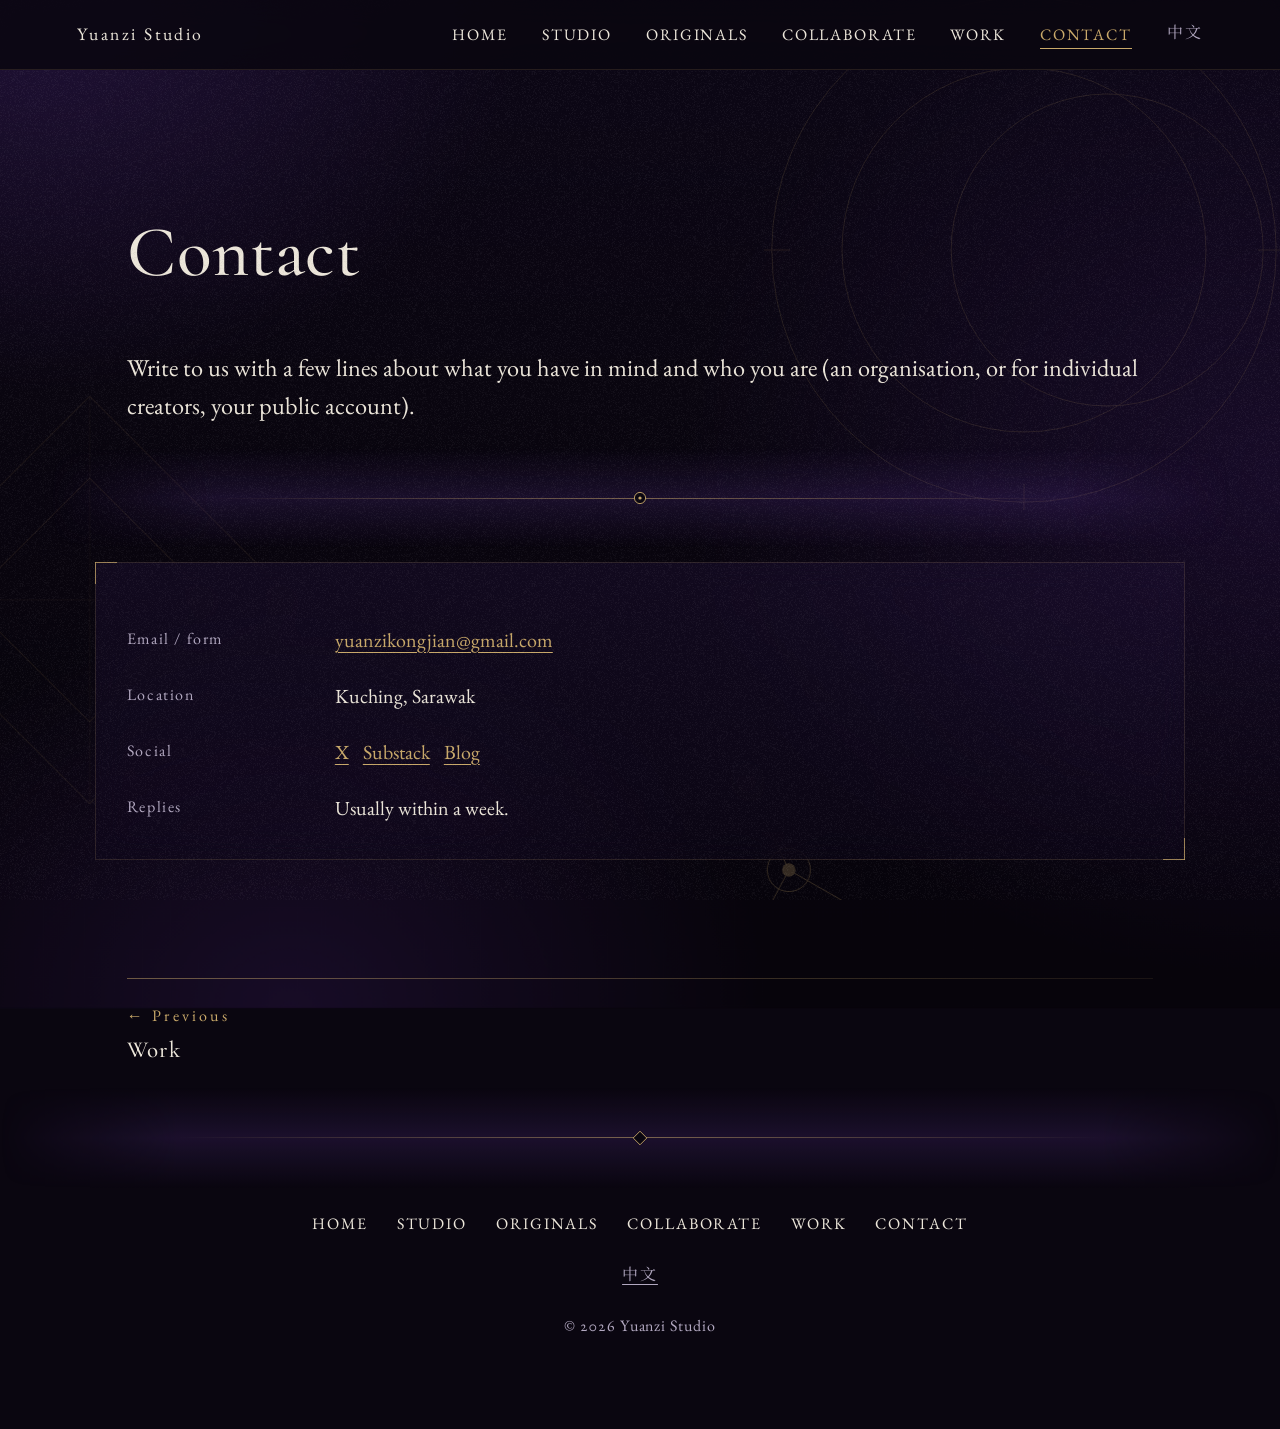
<file: en/contact/index.html>
<!doctype html>
<html lang="en">
<head>
<meta name="robots" content="noindex, nofollow">
<meta charset="utf-8">
<meta name="viewport" content="width=device-width, initial-scale=1">
<meta name="color-scheme" content="dark">
<meta name="theme-color" content="#0a0610">
<title>Contact · Yuanzi Studio</title>
<link rel="stylesheet" href="../../assets/style.css">
</head>
<body>
<header class="site-header">
  <a class="brand" href="../../en/index.html">Yuanzi Studio</a>
  <button class="menu-btn" type="button" aria-expanded="false" aria-controls="site-nav">Menu</button>
  <a class="lang lang-bar" href="../../contact/index.html" lang="zh-Hans">中文</a>
  <nav id="site-nav" class="site-nav" aria-label="Main">
    <ul><li><a href="../../en/index.html">Home</a></li><li><a href="../../en/studio/index.html">Studio</a></li><li><a href="../../en/originals/index.html">Originals</a></li><li><a href="../../en/collaborate/index.html">Collaborate</a></li><li><a href="../../en/work/index.html">Work</a></li><li><a href="../../en/contact/index.html" aria-current="page">Contact</a></li></ul>
    <a class="lang" href="../../contact/index.html" lang="zh-Hans">中文</a>
  </nav>
</header>
<main>

<section class="block page-head"><h1>Contact</h1>
  <p class="lead">Write to us with a few lines about what you have in mind and who you are (an organisation, or for individual creators, your public account).</p></section>
<section class="block">
  <dl class="spec">
    <dt>Email / form</dt><dd><a href="mailto:yuanzikongjian@gmail.com">yuanzikongjian@gmail.com</a></dd>
    <dt>Location</dt><dd>Kuching, Sarawak</dd>
    <dt>Social</dt><dd class="social-links"><a href="https://x.com/Horaceyuan" target="_blank" rel="noopener noreferrer">X</a><a href="https://yuanzikongjian.substack.com/" target="_blank" rel="noopener noreferrer">Substack</a><a href="https://yuanzikongjian.blogspot.com/" target="_blank" rel="noopener noreferrer">Blog</a></dd>
    <dt>Replies</dt><dd>Usually within a week.</dd>
  </dl>
</section>
<nav class="pager" aria-label="Page navigation"><a class="pg-prev" href="../../en/work/index.html"><span class="pg-k">← Previous</span><span class="pg-t">Work</span></a></nav>
</main>
<footer class="site-footer">
  <ul class="foot-nav"><li><a href="../../en/index.html">Home</a></li><li><a href="../../en/studio/index.html">Studio</a></li><li><a href="../../en/originals/index.html">Originals</a></li><li><a href="../../en/collaborate/index.html">Collaborate</a></li><li><a href="../../en/work/index.html">Work</a></li><li><a href="../../en/contact/index.html" aria-current="page">Contact</a></li></ul>
  <p><a class="lang" href="../../contact/index.html" lang="zh-Hans">中文</a></p>
  <p class="small">© 2026 Yuanzi Studio</p>
</footer>
<script src="../../assets/reveal.js"></script>
<script src="../../assets/geo.js"></script>
<script src="../../assets/nav.js"></script>
</body>
</html>
</file>
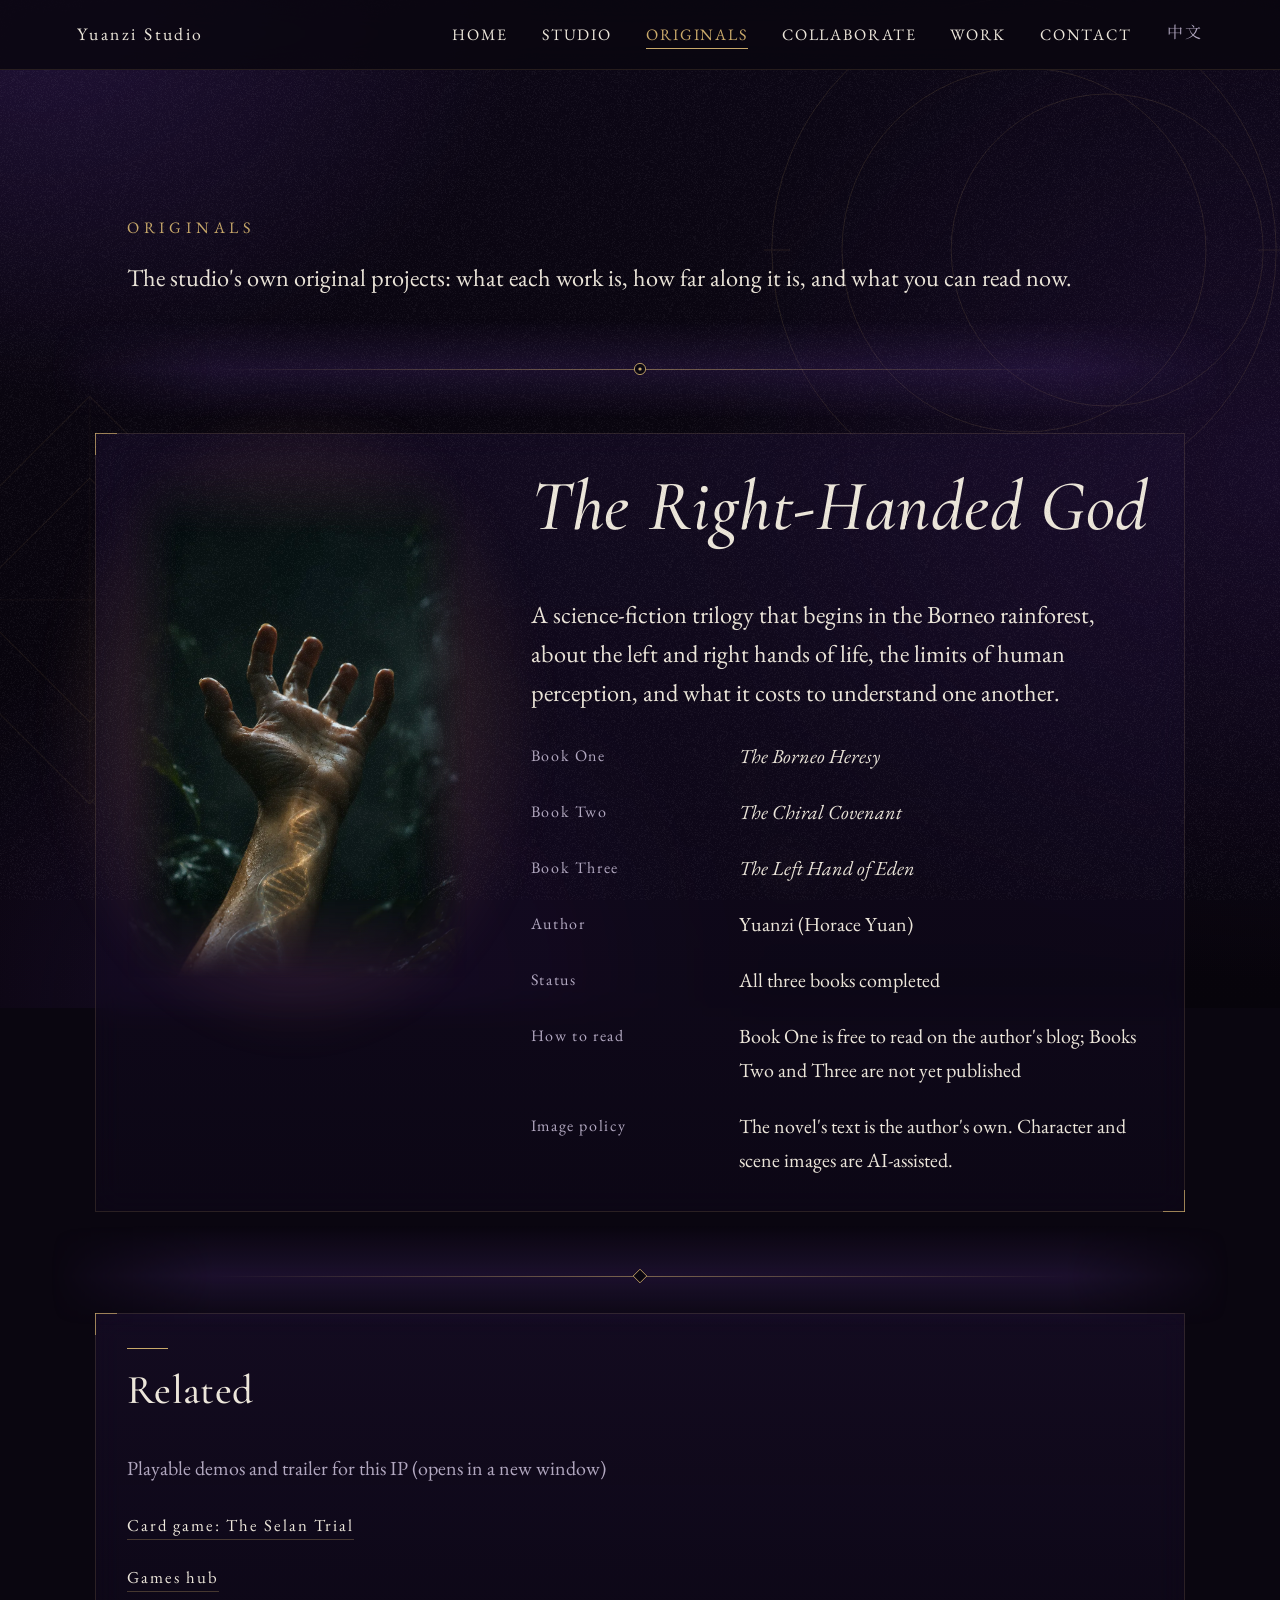
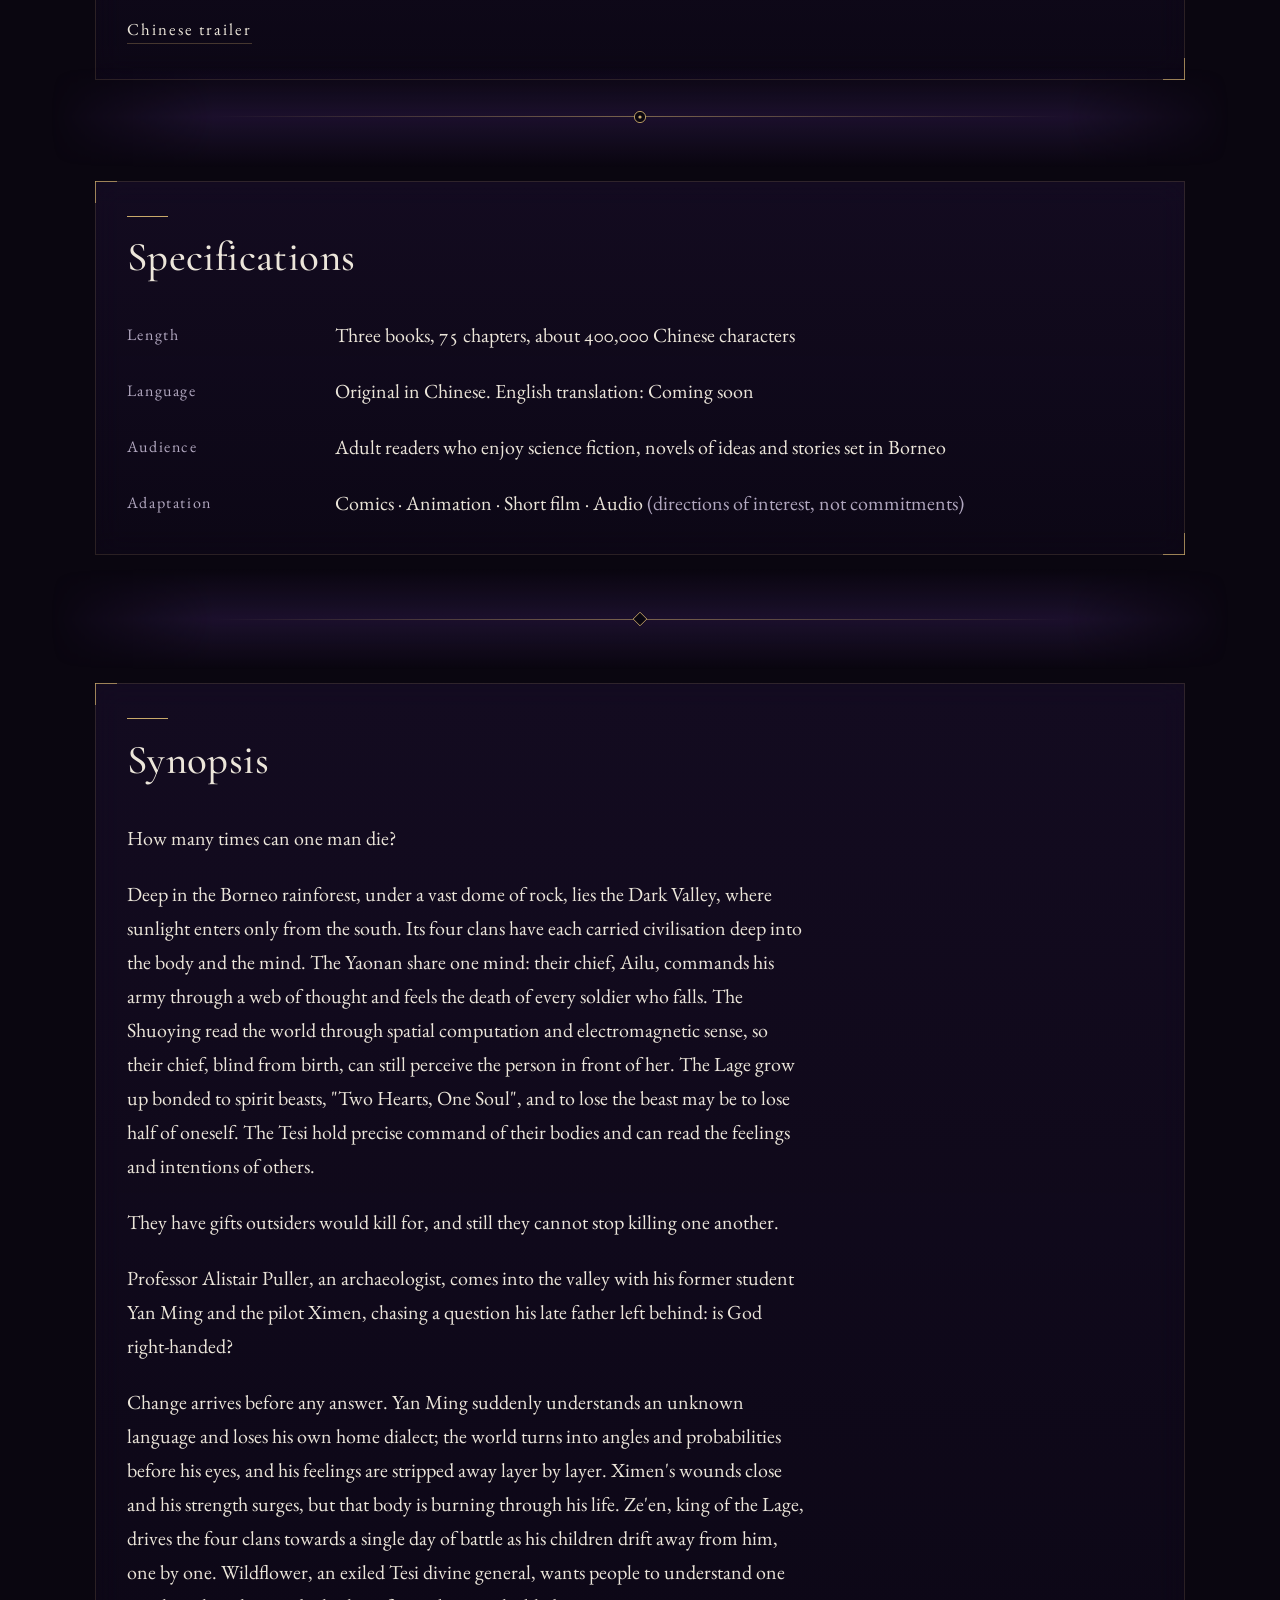
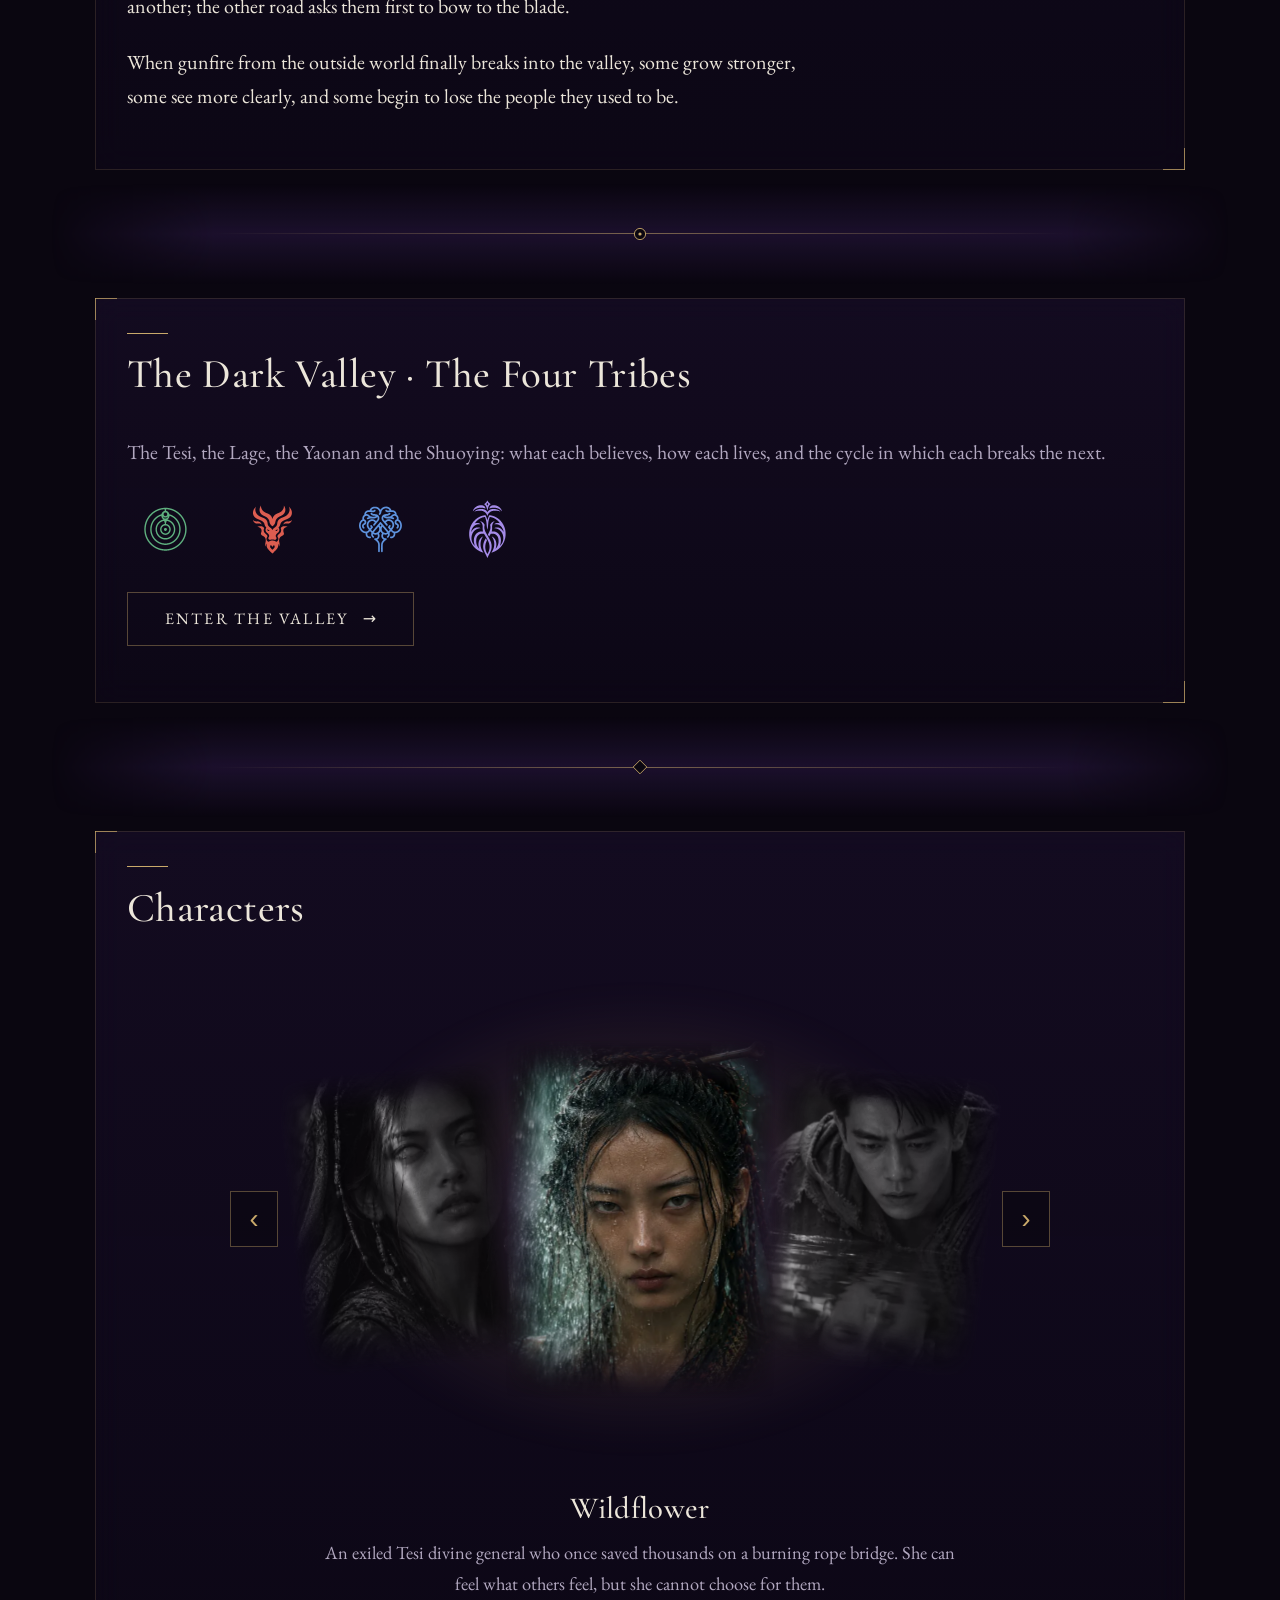
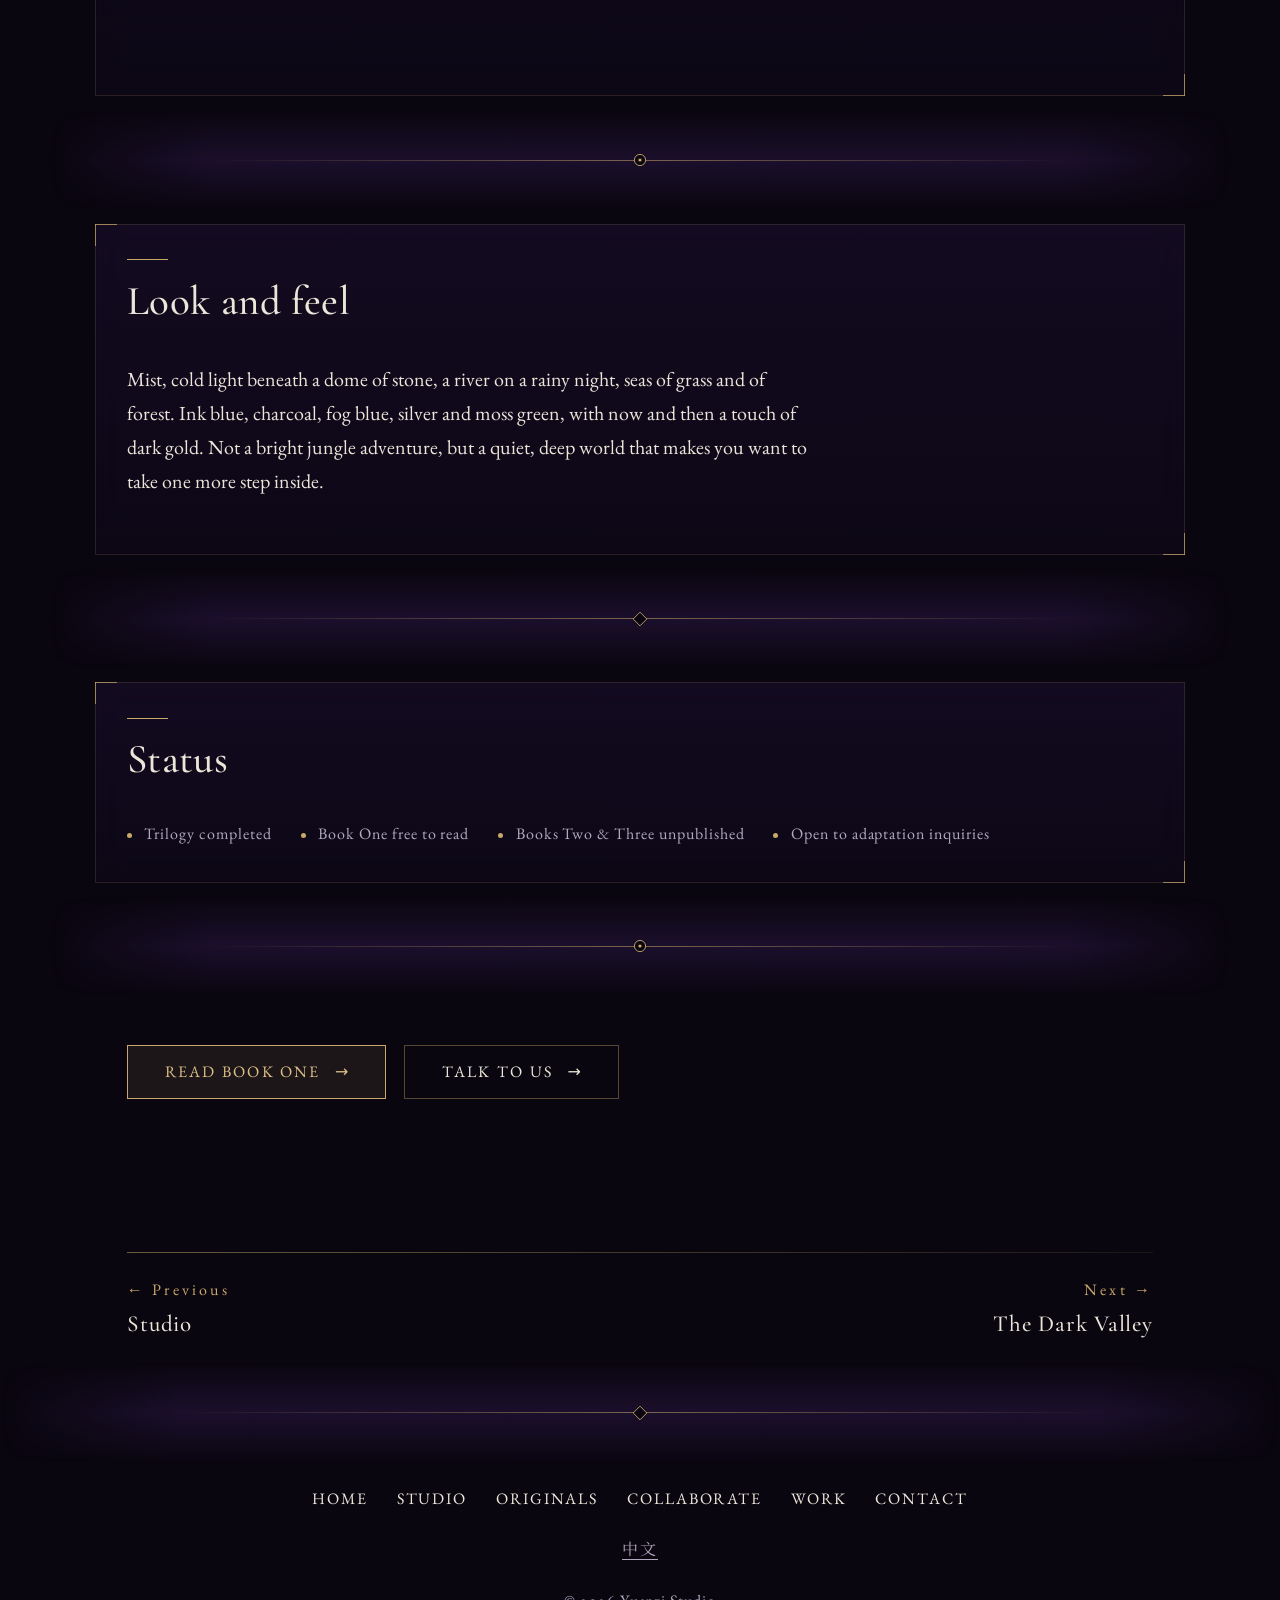
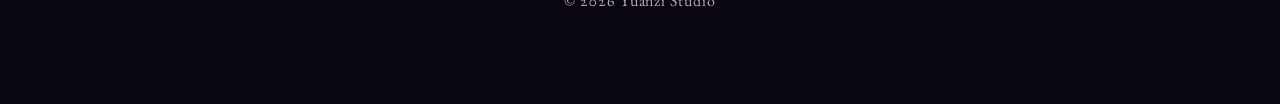
<file: en/originals/index.html>
<!doctype html>
<html lang="en">
<head>
<meta name="robots" content="noindex, nofollow">
<meta charset="utf-8">
<meta name="viewport" content="width=device-width, initial-scale=1">
<meta name="color-scheme" content="dark">
<meta name="theme-color" content="#0a0610">
<title>Originals · Yuanzi Studio</title>
<link rel="stylesheet" href="../../assets/style.css">
</head>
<body>
<header class="site-header">
  <a class="brand" href="../../en/index.html">Yuanzi Studio</a>
  <button class="menu-btn" type="button" aria-expanded="false" aria-controls="site-nav">Menu</button>
  <a class="lang lang-bar" href="../../originals/index.html" lang="zh-Hans">中文</a>
  <nav id="site-nav" class="site-nav" aria-label="Main">
    <ul><li><a href="../../en/index.html">Home</a></li><li><a href="../../en/studio/index.html">Studio</a></li><li><a href="../../en/originals/index.html" aria-current="page">Originals</a></li><li><a href="../../en/collaborate/index.html">Collaborate</a></li><li><a href="../../en/work/index.html">Work</a></li><li><a href="../../en/contact/index.html">Contact</a></li></ul>
    <a class="lang" href="../../originals/index.html" lang="zh-Hans">中文</a>
  </nav>
</header>
<main>

<section class="block page-head">
  <p class="eyebrow">Originals</p>
  <p class="lead">The studio's own original projects: what each work is, how far along it is, and what you can read now.</p>
</section>
<section class="block ip-card">
  <div class="cover"><img src="../../assets/img/hero-right-hand-portrait.webp" alt="A right hand reaching out of a dark rainforest" width="941" height="1672"></div>
  <div>
    <h1><i>The Right-Handed God</i></h1>
    <p class="lead">A science-fiction trilogy that begins in the Borneo rainforest, about the left and right hands of life, the limits of human perception, and what it costs to understand one another.</p>
    <dl class="spec">
      <dt>Book One</dt><dd><i>The Borneo Heresy</i></dd>
      <dt>Book Two</dt><dd><i>The Chiral Covenant</i></dd>
      <dt>Book Three</dt><dd><i>The Left Hand of Eden</i></dd>
      <dt>Author</dt><dd>Yuanzi (Horace Yuan)</dd>
      <dt>Status</dt><dd>All three books completed</dd>
      <dt>How to read</dt><dd>Book One is free to read on the author's blog; Books Two and Three are not yet published</dd>
      <dt>Image policy</dt><dd>The novel's text is the author's own. Character and scene images are AI-assisted.</dd>
    </dl>
  </div>
</section>
<section class="block related">
  <h2>Related</h2>
  <p class="muted">Playable demos and trailer for this IP (opens in a new window)</p>
  <ul class="related-links">
    <li><a href="https://yuanzikongjian-create.github.io/the-right-handed-god/" target="_blank" rel="noopener noreferrer">Card game: The Selan Trial</a></li>
    <li><a href="https://yuanzikongjian-create.github.io/the-right-handed-god/hub.html" target="_blank" rel="noopener noreferrer">Games hub</a></li>
    <li><a href="https://yuanzikongjian-create.github.io/the-right-handed-god/media/trailer_zh.mp4" target="_blank" rel="noopener noreferrer">Chinese trailer</a></li>
  </ul>
</section>
<section class="block">
  <h2>Specifications</h2>
  <dl class="spec">
    <dt>Length</dt><dd>Three books, 75 chapters, about 400,000 Chinese characters</dd>
    <dt>Language</dt><dd>Original in Chinese. English translation: Coming soon</dd>
    <dt>Audience</dt><dd>Adult readers who enjoy science fiction, novels of ideas and stories set in Borneo</dd>
    <dt>Adaptation</dt><dd>Comics · Animation · Short film · Audio <span class="muted">(directions of interest, not commitments)</span></dd>
  </dl>
</section>
<section class="block prose">
  <h2>Synopsis</h2>
  <p>How many times can one man die?</p>
  <p>Deep in the Borneo rainforest, under a vast dome of rock, lies the Dark Valley, where sunlight enters only from the south. Its four clans have each carried civilisation deep into the body and the mind. The Yaonan share one mind: their chief, Ailu, commands his army through a web of thought and feels the death of every soldier who falls. The Shuoying read the world through spatial computation and electromagnetic sense, so their chief, blind from birth, can still perceive the person in front of her. The Lage grow up bonded to spirit beasts, "Two Hearts, One Soul", and to lose the beast may be to lose half of oneself. The Tesi hold precise command of their bodies and can read the feelings and intentions of others.</p>
  <p>They have gifts outsiders would kill for, and still they cannot stop killing one another.</p>
  <p>Professor Alistair Puller, an archaeologist, comes into the valley with his former student Yan Ming and the pilot Ximen, chasing a question his late father left behind: is God right-handed?</p>
  <p>Change arrives before any answer. Yan Ming suddenly understands an unknown language and loses his own home dialect; the world turns into angles and probabilities before his eyes, and his feelings are stripped away layer by layer. Ximen's wounds close and his strength surges, but that body is burning through his life. Ze'en, king of the Lage, drives the four clans towards a single day of battle as his children drift away from him, one by one. Wildflower, an exiled Tesi divine general, wants people to understand one another; the other road asks them first to bow to the blade.</p>
  <p>When gunfire from the outside world finally breaks into the valley, some grow stronger, some see more clearly, and some begin to lose the people they used to be.</p>
</section>
<section class="block valley-entry">
  <h2>The Dark Valley · The Four Tribes</h2>
  <p class="muted">The Tesi, the Lage, the Yaonan and the Shuoying: what each believes, how each lives, and the cycle in which each breaks the next.</p>
  <div class="ve-crests" aria-hidden="true"><img src="../../assets/img/crest/crest-tesi.svg" alt="" width="744" height="744" loading="lazy" decoding="async"><img src="../../assets/img/crest/crest-lage.svg" alt="" width="744" height="744" loading="lazy" decoding="async"><img src="../../assets/img/crest/crest-yaonan.svg" alt="" width="744" height="744" loading="lazy" decoding="async"><img src="../../assets/img/crest/crest-shuoying.svg" alt="" width="744" height="744" loading="lazy" decoding="async"></div>
  <p><a class="btn btn-line" href="dark-valley/index.html">Enter the valley</a></p>
</section>
<section class="block">
  <h2>Characters</h2>
  <div class="char-carousel" data-char-carousel data-sheet="Design sheet" data-still="Back to still" data-prev="Previous" data-next="Next" data-close="Close">
  <ul class="chars char-data">
    <li class="char" data-img="../../assets/img/chars/stills/yehua.webp" data-card="../../assets/img/chars/stills/yehua-card.webp" data-sheet="../../assets/img/chars/yehua.webp" data-alt="AI-assisted image: a young woman with braided hair and a bone hairpin, water droplets on her face, in the mist of a waterfall" data-sheet-alt="AI-assisted image: character design sheet of Wildflower: full-body views from several angles and face close-ups"><div class="portrait"><img src="../../assets/img/chars/stills/yehua-card.webp" alt="AI-assisted image: a young woman with braided hair and a bone hairpin, water droplets on her face, in the mist of a waterfall" width="480" height="640"></div><h3>Wildflower</h3><p>An exiled Tesi divine general who once saved thousands on a burning rope bridge. She can feel what others feel, but she cannot choose for them.</p></li>
    <li class="char" data-img="../../assets/img/chars/stills/yanming.webp" data-card="../../assets/img/chars/stills/yanming-card.webp" data-sheet="../../assets/img/chars/yanming.webp" data-alt="AI-assisted image: a dark-haired young man leaning over still water, his reflection below him" data-sheet-alt="AI-assisted image: character design sheet of Yan Ming: full-body views from several angles and face close-ups"><div class="portrait"><img src="../../assets/img/chars/stills/yanming-card.webp" alt="AI-assisted image: a dark-haired young man leaning over still water, his reflection below him" width="480" height="640"></div><h3>Yan Ming</h3><p>A young man from Kuching, Puller's former student, with a gift for ancient scripts. In the valley he comes to understand a strange language, and slowly loses his own.</p></li>
    <li class="char" data-img="../../assets/img/chars/stills/puller.webp" data-card="../../assets/img/chars/stills/puller-card.webp" data-sheet="../../assets/img/chars/puller.webp" data-alt="AI-assisted image: a curly-haired man with round glasses and a short beard laughing and looking upward, small glowing lights drifting around him" data-sheet-alt="AI-assisted image: character design sheet of Alistair Puller: full-body views from several angles and face close-ups"><div class="portrait"><img src="../../assets/img/chars/stills/puller-card.webp" alt="AI-assisted image: a curly-haired man with round glasses and a short beard laughing and looking upward, small glowing lights drifting around him" width="480" height="640"></div><h3>Alistair Puller</h3><p>An archaeology professor who walks into the rainforest to answer his late father's question: is God right-handed?</p></li>
    <li class="char" data-img="../../assets/img/chars/stills/ximen.webp" data-card="../../assets/img/chars/stills/ximen-card.webp" data-sheet="../../assets/img/chars/ximen.webp" data-alt="AI-assisted image: a dust-covered man with a frightened expression against a hazy golden cloud of dust" data-sheet-alt="AI-assisted image: character design sheet of Ximen: full-body views from several angles and face close-ups"><div class="portrait"><img src="../../assets/img/chars/stills/ximen-card.webp" alt="AI-assisted image: a dust-covered man with a frightened expression against a hazy golden cloud of dust" width="480" height="640"></div><h3>Ximen</h3><p>A 39-year-old Iban former air-force transport pilot. In the valley he tastes recognition for the first time, and begins to pay for his strength.</p></li>
    <li class="char" data-img="../../assets/img/chars/stills/zeen.webp" data-card="../../assets/img/chars/stills/zeen-card.webp" data-sheet="../../assets/img/chars/zeen.webp" data-alt="AI-assisted image: a white-haired older man shouting in anger, a burning torch beside him" data-sheet-alt="AI-assisted image: character design sheet of Ze'en: full-body views from several angles and face close-ups"><div class="portrait"><img src="../../assets/img/chars/stills/zeen-card.webp" alt="AI-assisted image: a white-haired older man shouting in anger, a burning torch beside him" width="480" height="640"></div><h3>Ze'en</h3><p>King of the Lage. He once hung from a cliff to save his dying children; now he means to end the clans' division with a war.</p></li>
    <li class="char" data-img="../../assets/img/chars/stills/ailu.webp" data-card="../../assets/img/chars/stills/ailu-card.webp" data-sheet="../../assets/img/chars/ailu.webp" data-alt="AI-assisted image: an older man with grey hair and a beard, a pipe in his mouth, looking down at the embers of a campfire" data-sheet-alt="AI-assisted image: character design sheet of Ailu: full-body views from several angles and face close-ups"><div class="portrait"><img src="../../assets/img/chars/stills/ailu-card.webp" alt="AI-assisted image: an older man with grey hair and a beard, a pipe in his mouth, looking down at the embers of a campfire" width="480" height="640"></div><h3>Ailu</h3><p>Chief of the Yaonan. He commands his army through a web of thought, and dies a little with every soldier who falls.</p></li>
    <li class="char" data-img="../../assets/img/chars/stills/lanji.webp" data-card="../../assets/img/chars/stills/lanji-card.webp" data-sheet="../../assets/img/chars/lanji.webp" data-alt="AI-assisted image: a young woman in a purple veil with milky white eyes, her face turned slightly to one side" data-sheet-alt="AI-assisted image: character design sheet of Lanji: full-body views from several angles and face close-ups"><div class="portrait"><img src="../../assets/img/chars/stills/lanji-card.webp" alt="AI-assisted image: a young woman in a purple veil with milky white eyes, her face turned slightly to one side" width="480" height="640"></div><h3>Lanji</h3><p>Chief of the Shuoying, blind from birth, who knows the world through space and electromagnetic sense.</p></li>
  </ul>
  </div>
</section>
<section class="block prose">
  <h2>Look and feel</h2>
  <p>Mist, cold light beneath a dome of stone, a river on a rainy night, seas of grass and of forest. Ink blue, charcoal, fog blue, silver and moss green, with now and then a touch of dark gold. Not a bright jungle adventure, but a quiet, deep world that makes you want to take one more step inside.</p>
</section>
<section class="block">
  <h2>Status</h2>
  <ul class="tags"><li>Trilogy completed</li><li>Book One free to read</li><li>Books Two &amp; Three unpublished</li><li>Open to adaptation inquiries</li></ul>
</section>
<section class="block cta-row">
  <a class="btn btn-solid" href="https://yuanzikongjian.blogspot.com/" target="_blank" rel="noopener noreferrer">Read Book One</a>
  <a class="btn btn-line" href="../collaborate/index.html">Talk to us</a>
</section>
<nav class="pager" aria-label="Page navigation"><a class="pg-prev" href="../../en/studio/index.html"><span class="pg-k">← Previous</span><span class="pg-t">Studio</span></a><a class="pg-next" href="../../en/originals/dark-valley/index.html"><span class="pg-k">Next →</span><span class="pg-t">The Dark Valley</span></a></nav>
</main>
<footer class="site-footer">
  <ul class="foot-nav"><li><a href="../../en/index.html">Home</a></li><li><a href="../../en/studio/index.html">Studio</a></li><li><a href="../../en/originals/index.html" aria-current="page">Originals</a></li><li><a href="../../en/collaborate/index.html">Collaborate</a></li><li><a href="../../en/work/index.html">Work</a></li><li><a href="../../en/contact/index.html">Contact</a></li></ul>
  <p><a class="lang" href="../../originals/index.html" lang="zh-Hans">中文</a></p>
  <p class="small">© 2026 Yuanzi Studio</p>
</footer>
<script src="../../assets/reveal.js"></script>
<script src="../../assets/geo.js"></script>
<script src="../../assets/nav.js"></script>
<script src="../../assets/chars.js"></script>
</body>
</html>
</file>
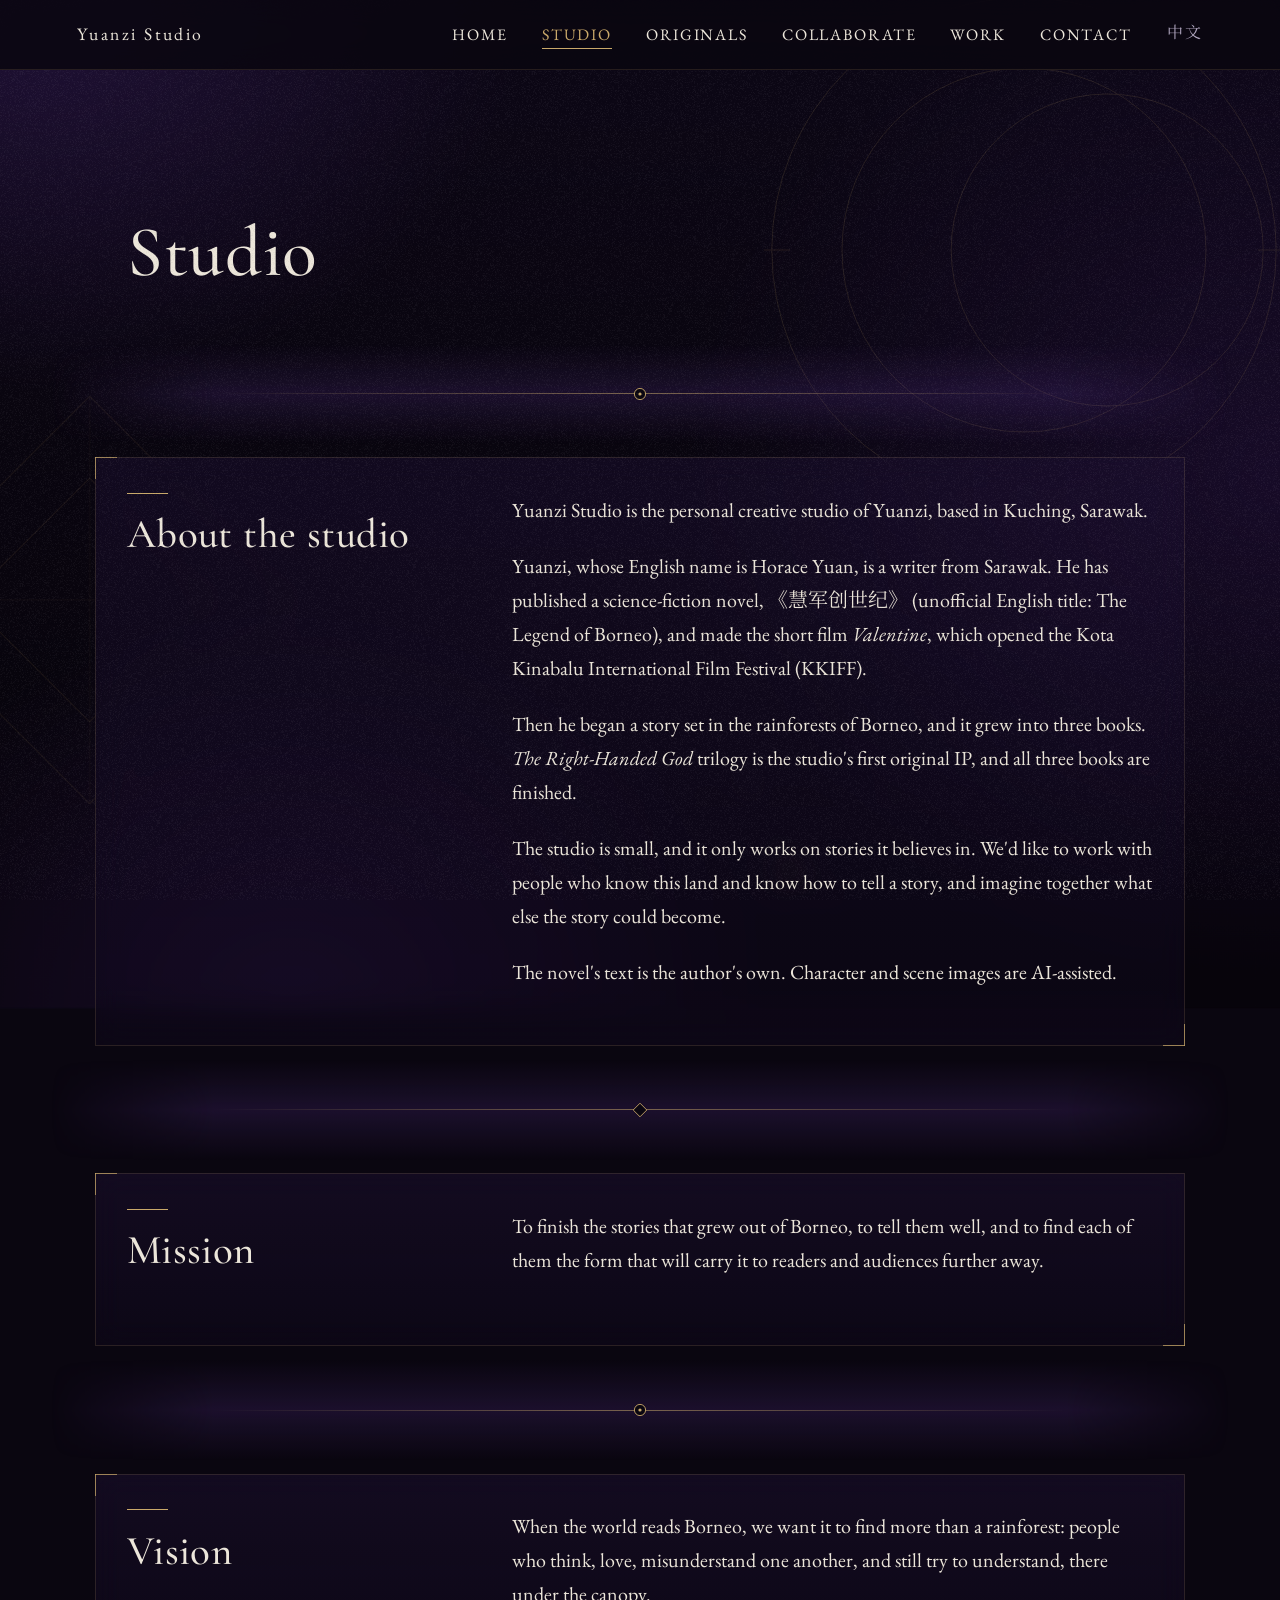
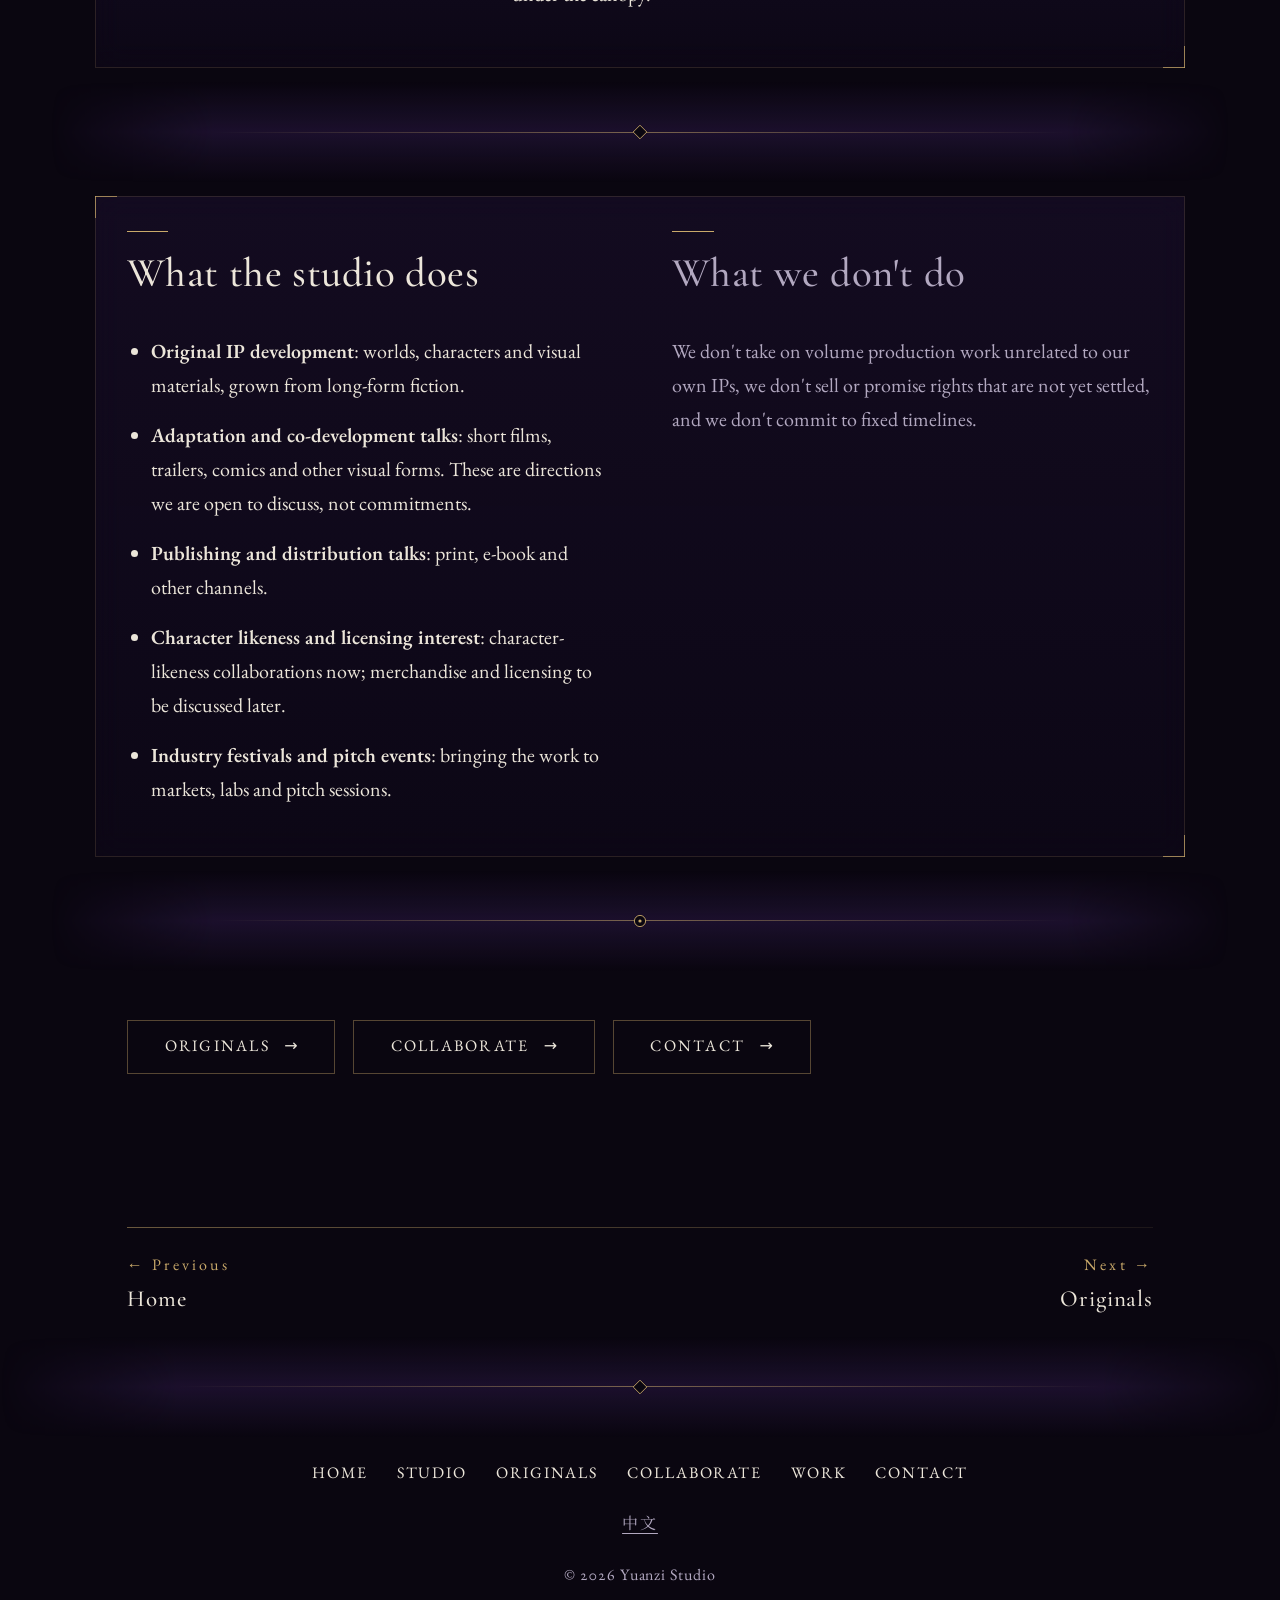
<file: en/studio/index.html>
<!doctype html>
<html lang="en">
<head>
<meta name="robots" content="noindex, nofollow">
<meta charset="utf-8">
<meta name="viewport" content="width=device-width, initial-scale=1">
<meta name="color-scheme" content="dark">
<meta name="theme-color" content="#0a0610">
<title>Studio · Yuanzi Studio</title>
<link rel="stylesheet" href="../../assets/style.css">
</head>
<body>
<header class="site-header">
  <a class="brand" href="../../en/index.html">Yuanzi Studio</a>
  <button class="menu-btn" type="button" aria-expanded="false" aria-controls="site-nav">Menu</button>
  <a class="lang lang-bar" href="../../studio/index.html" lang="zh-Hans">中文</a>
  <nav id="site-nav" class="site-nav" aria-label="Main">
    <ul><li><a href="../../en/index.html">Home</a></li><li><a href="../../en/studio/index.html" aria-current="page">Studio</a></li><li><a href="../../en/originals/index.html">Originals</a></li><li><a href="../../en/collaborate/index.html">Collaborate</a></li><li><a href="../../en/work/index.html">Work</a></li><li><a href="../../en/contact/index.html">Contact</a></li></ul>
    <a class="lang" href="../../studio/index.html" lang="zh-Hans">中文</a>
  </nav>
</header>
<main>

<section class="block page-head"><h1>Studio</h1></section>
<section class="block two-col">
  <h2>About the studio</h2>
  <div>
    <p>Yuanzi Studio is the personal creative studio of Yuanzi, based in Kuching, Sarawak.</p>
    <p>Yuanzi, whose English name is Horace Yuan, is a writer from Sarawak. He has published a science-fiction novel, 《慧军创世纪》 (unofficial English title: The Legend of Borneo), and made the short film <i>Valentine</i>, which opened the Kota Kinabalu International Film Festival (KKIFF).</p>
    <p>Then he began a story set in the rainforests of Borneo, and it grew into three books. <i>The Right-Handed God</i> trilogy is the studio's first original IP, and all three books are finished.</p>
    <p>The studio is small, and it only works on stories it believes in. We'd like to work with people who know this land and know how to tell a story, and imagine together what else the story could become.</p>
    <p>The novel's text is the author's own. Character and scene images are AI-assisted.</p>
  </div>
</section>
<section class="block two-col"><h2>Mission</h2><p>To finish the stories that grew out of Borneo, to tell them well, and to find each of them the form that will carry it to readers and audiences further away.</p></section>
<section class="block two-col"><h2>Vision</h2><p>When the world reads Borneo, we want it to find more than a rainforest: people who think, love, misunderstand one another, and still try to understand, there under the canopy.</p></section>
<section class="block compare">
  <div><h2>What the studio does</h2><ul class="list">
    <li><b>Original IP development</b>: worlds, characters and visual materials, grown from long-form fiction.</li>
    <li><b>Adaptation and co-development talks</b>: short films, trailers, comics and other visual forms. These are directions we are open to discuss, not commitments.</li>
    <li><b>Publishing and distribution talks</b>: print, e-book and other channels.</li>
    <li><b>Character likeness and licensing interest</b>: character-likeness collaborations now; merchandise and licensing to be discussed later.</li>
    <li><b>Industry festivals and pitch events</b>: bringing the work to markets, labs and pitch sessions.</li></ul></div>
  <div class="dim"><h2>What we don't do</h2><p>We don't take on volume production work unrelated to our own IPs, we don't sell or promise rights that are not yet settled, and we don't commit to fixed timelines.</p></div>
</section>
<section class="block cta-row">
  <a class="btn btn-line" href="../originals/index.html">Originals</a>
  <a class="btn btn-line" href="../collaborate/index.html">Collaborate</a>
  <a class="btn btn-line" href="../contact/index.html">Contact</a>
</section>
<nav class="pager" aria-label="Page navigation"><a class="pg-prev" href="../../en/index.html"><span class="pg-k">← Previous</span><span class="pg-t">Home</span></a><a class="pg-next" href="../../en/originals/index.html"><span class="pg-k">Next →</span><span class="pg-t">Originals</span></a></nav>
</main>
<footer class="site-footer">
  <ul class="foot-nav"><li><a href="../../en/index.html">Home</a></li><li><a href="../../en/studio/index.html" aria-current="page">Studio</a></li><li><a href="../../en/originals/index.html">Originals</a></li><li><a href="../../en/collaborate/index.html">Collaborate</a></li><li><a href="../../en/work/index.html">Work</a></li><li><a href="../../en/contact/index.html">Contact</a></li></ul>
  <p><a class="lang" href="../../studio/index.html" lang="zh-Hans">中文</a></p>
  <p class="small">© 2026 Yuanzi Studio</p>
</footer>
<script src="../../assets/reveal.js"></script>
<script src="../../assets/geo.js"></script>
<script src="../../assets/nav.js"></script>
</body>
</html>
</file>
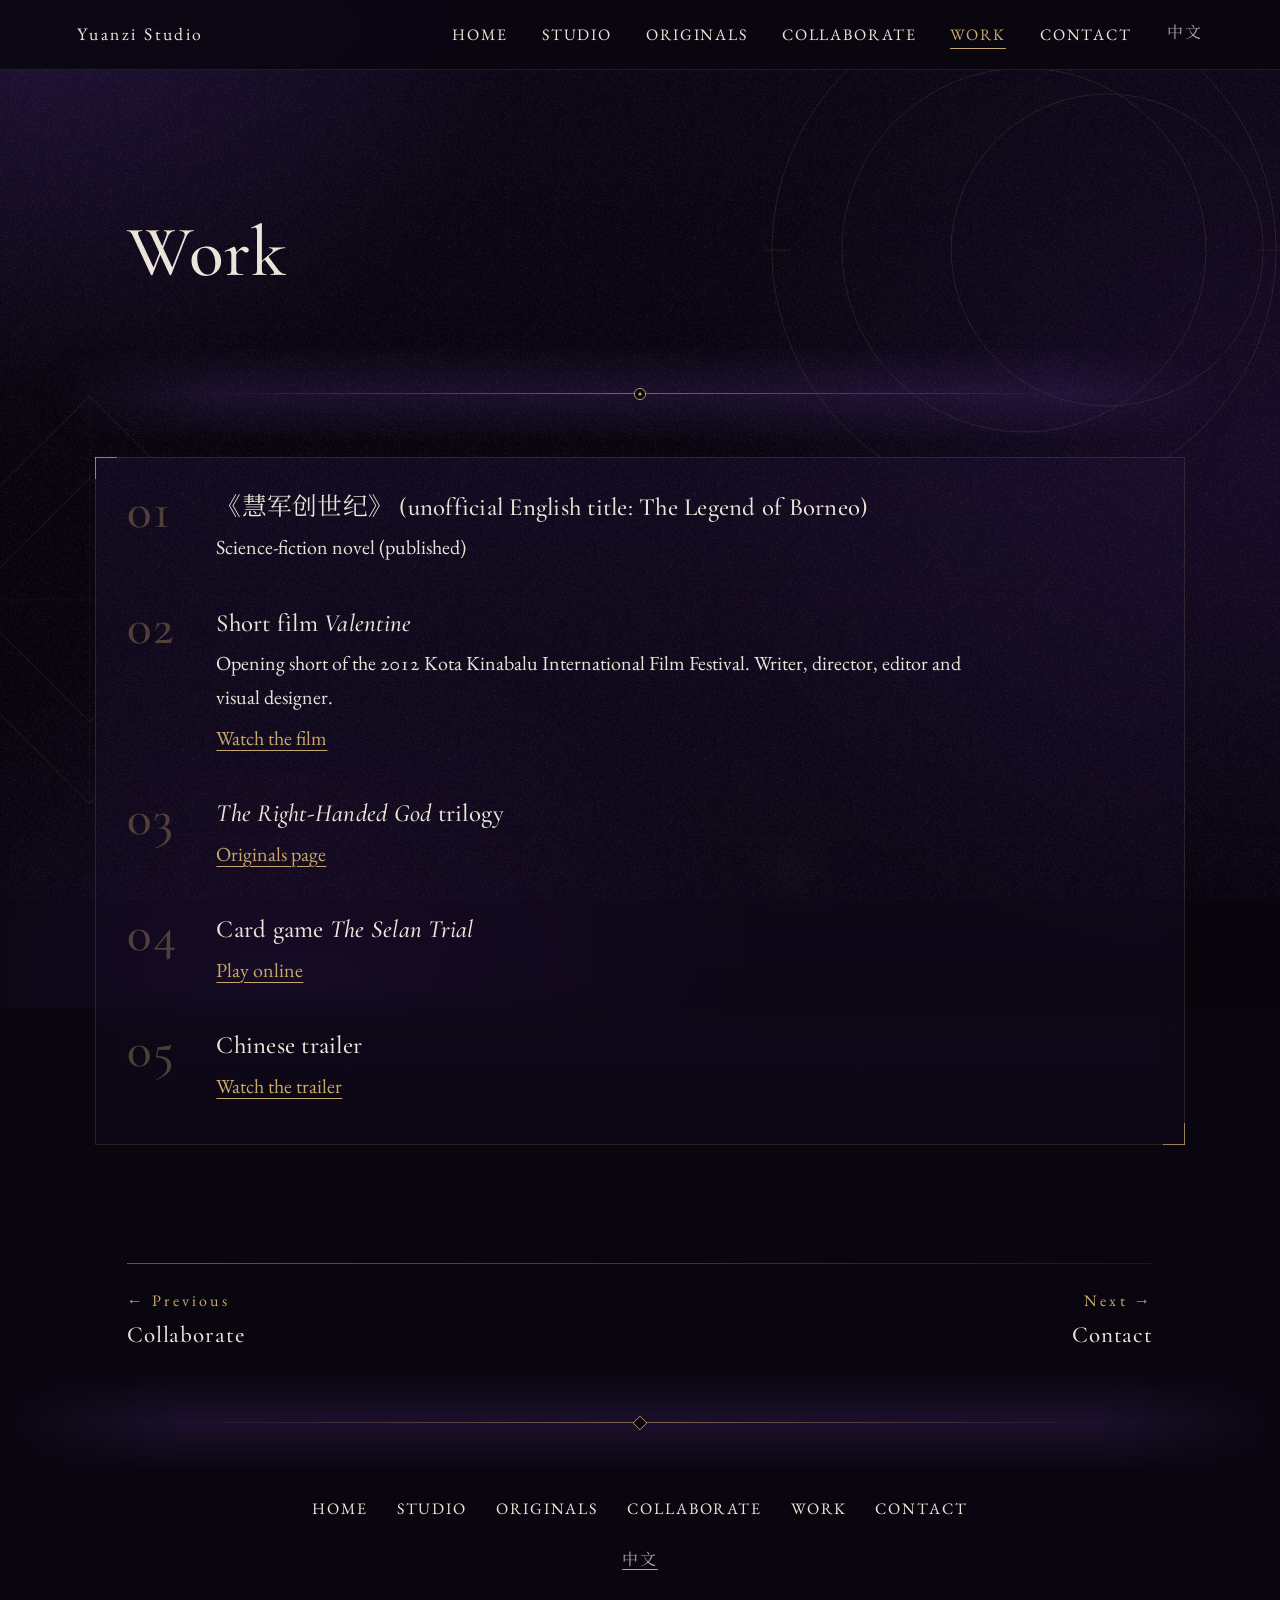
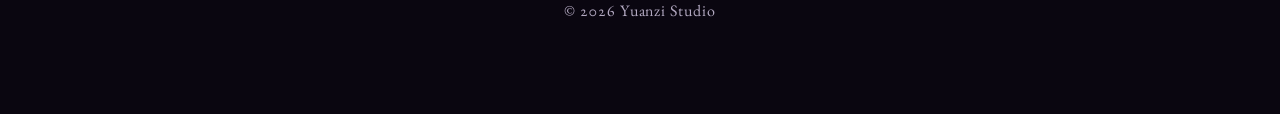
<file: en/work/index.html>
<!doctype html>
<html lang="en">
<head>
<meta name="robots" content="noindex, nofollow">
<meta charset="utf-8">
<meta name="viewport" content="width=device-width, initial-scale=1">
<meta name="color-scheme" content="dark">
<meta name="theme-color" content="#0a0610">
<title>Work · Yuanzi Studio</title>
<link rel="stylesheet" href="../../assets/style.css">
</head>
<body>
<header class="site-header">
  <a class="brand" href="../../en/index.html">Yuanzi Studio</a>
  <button class="menu-btn" type="button" aria-expanded="false" aria-controls="site-nav">Menu</button>
  <a class="lang lang-bar" href="../../work/index.html" lang="zh-Hans">中文</a>
  <nav id="site-nav" class="site-nav" aria-label="Main">
    <ul><li><a href="../../en/index.html">Home</a></li><li><a href="../../en/studio/index.html">Studio</a></li><li><a href="../../en/originals/index.html">Originals</a></li><li><a href="../../en/collaborate/index.html">Collaborate</a></li><li><a href="../../en/work/index.html" aria-current="page">Work</a></li><li><a href="../../en/contact/index.html">Contact</a></li></ul>
    <a class="lang" href="../../work/index.html" lang="zh-Hans">中文</a>
  </nav>
</header>
<main>

<section class="block page-head"><h1>Work</h1></section>
<section class="block">
  <ul class="work-list">
    <li>
      <h3>《慧军创世纪》 (unofficial English title: The Legend of Borneo)</h3>
      <p>Science-fiction novel (published)</p>
    </li>
    <li>
      <h3>Short film <i>Valentine</i></h3>
      <p>Opening short of the 2012 Kota Kinabalu International Film Festival. Writer, director, editor and visual designer.</p>
      <p><a href="https://youtu.be/ehhD-UJMgh4" target="_blank" rel="noopener noreferrer">Watch the film</a></p>
    </li>
    <li>
      <h3><i>The Right-Handed God</i> trilogy</h3>
      <p><a href="../originals/index.html">Originals page</a></p>
    </li>
    <li>
      <h3>Card game <i>The Selan Trial</i></h3>
      <p><a href="https://yuanzikongjian-create.github.io/the-right-handed-god/" target="_blank" rel="noopener noreferrer">Play online</a></p>
    </li>
    <li>
      <h3>Chinese trailer</h3>
      <p><a href="https://yuanzikongjian-create.github.io/the-right-handed-god/media/trailer_zh.mp4" target="_blank" rel="noopener noreferrer">Watch the trailer</a></p>
    </li>
  </ul>
</section>
<nav class="pager" aria-label="Page navigation"><a class="pg-prev" href="../../en/collaborate/index.html"><span class="pg-k">← Previous</span><span class="pg-t">Collaborate</span></a><a class="pg-next" href="../../en/contact/index.html"><span class="pg-k">Next →</span><span class="pg-t">Contact</span></a></nav>
</main>
<footer class="site-footer">
  <ul class="foot-nav"><li><a href="../../en/index.html">Home</a></li><li><a href="../../en/studio/index.html">Studio</a></li><li><a href="../../en/originals/index.html">Originals</a></li><li><a href="../../en/collaborate/index.html">Collaborate</a></li><li><a href="../../en/work/index.html" aria-current="page">Work</a></li><li><a href="../../en/contact/index.html">Contact</a></li></ul>
  <p><a class="lang" href="../../work/index.html" lang="zh-Hans">中文</a></p>
  <p class="small">© 2026 Yuanzi Studio</p>
</footer>
<script src="../../assets/reveal.js"></script>
<script src="../../assets/geo.js"></script>
<script src="../../assets/nav.js"></script>
</body>
</html>
</file>
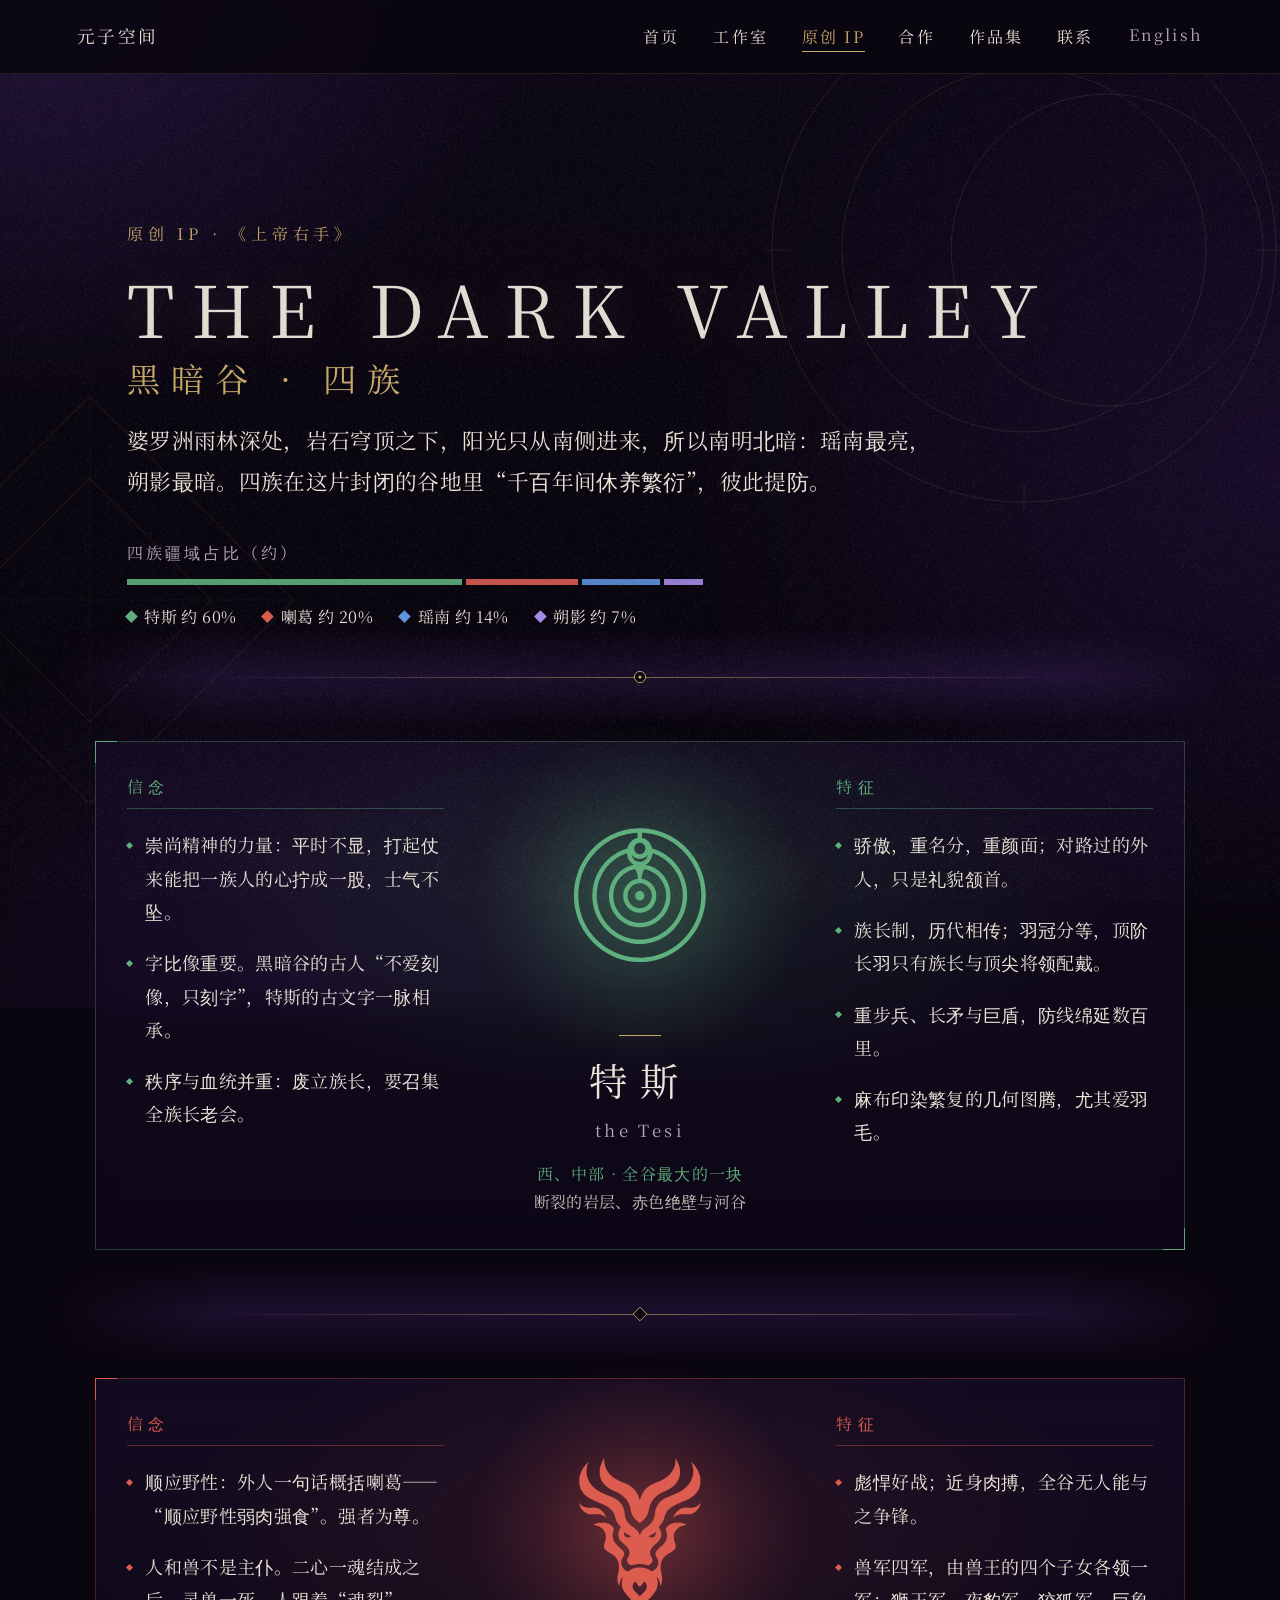
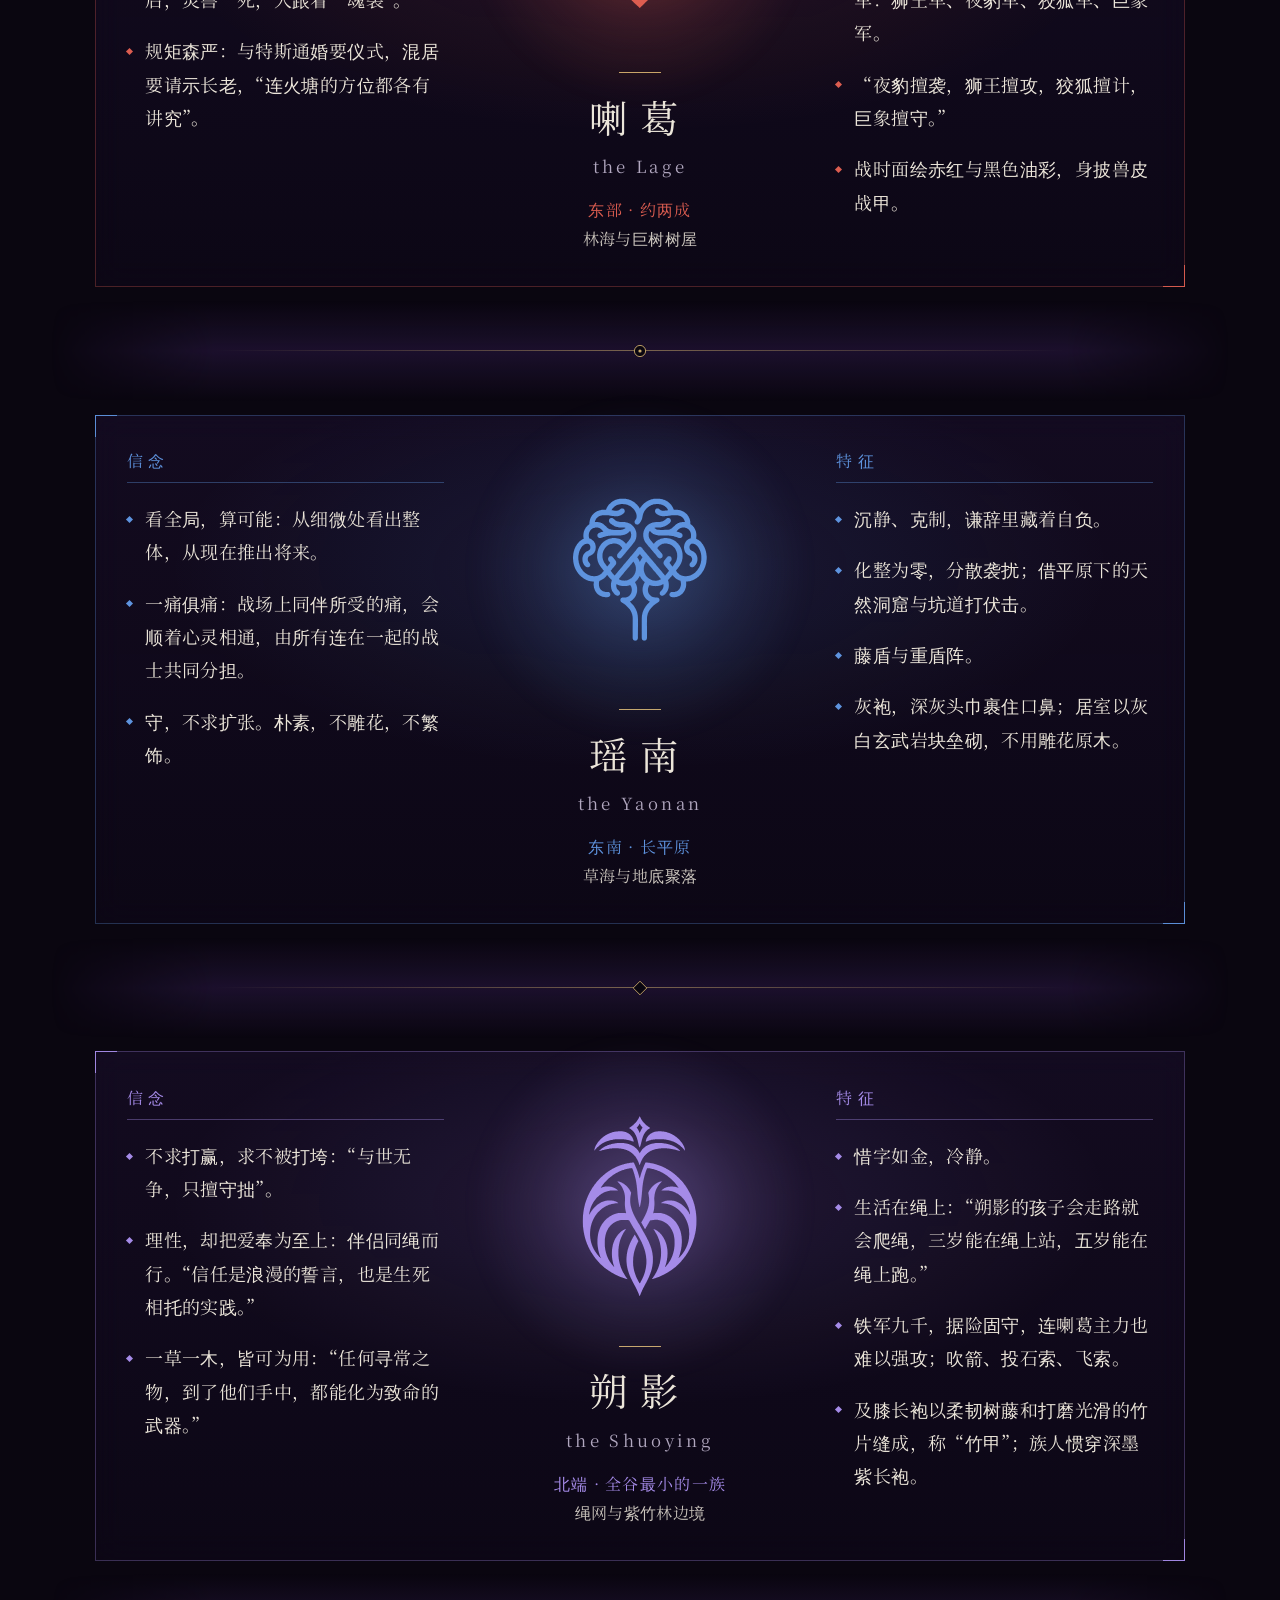
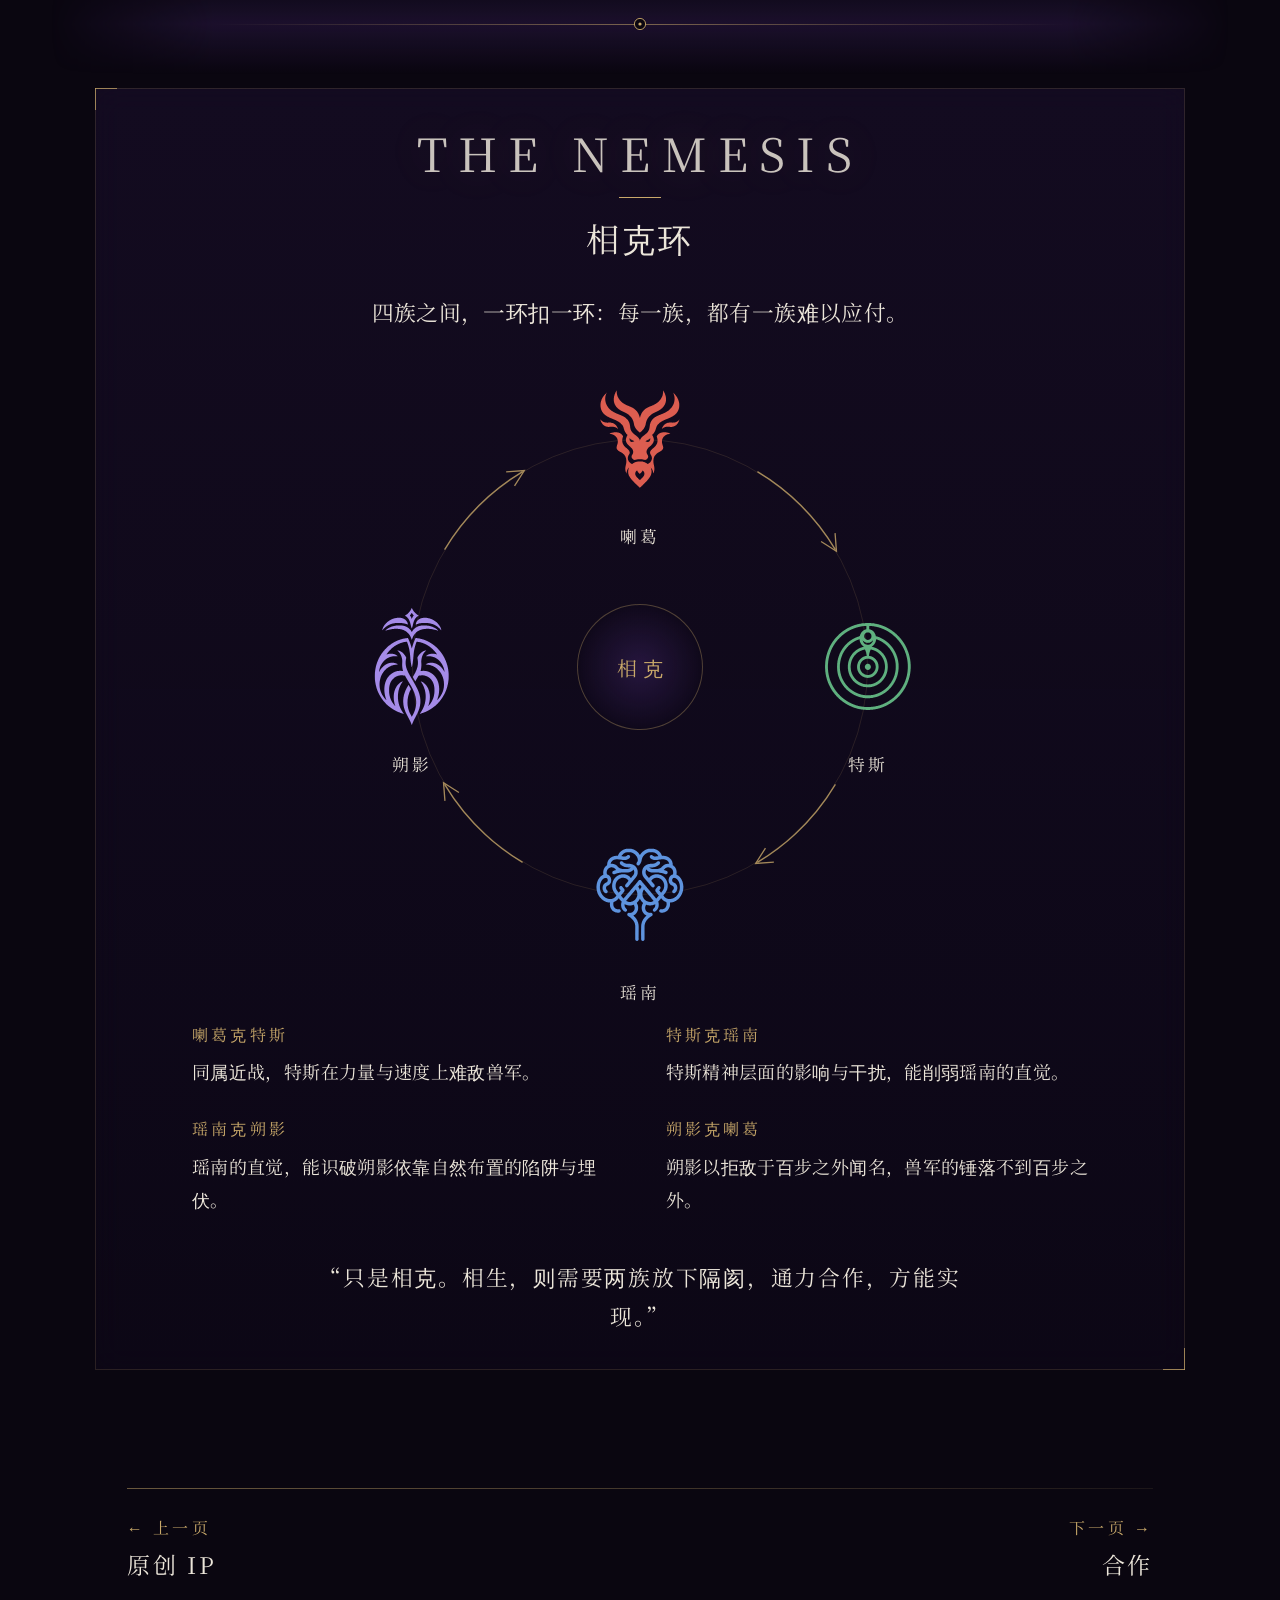
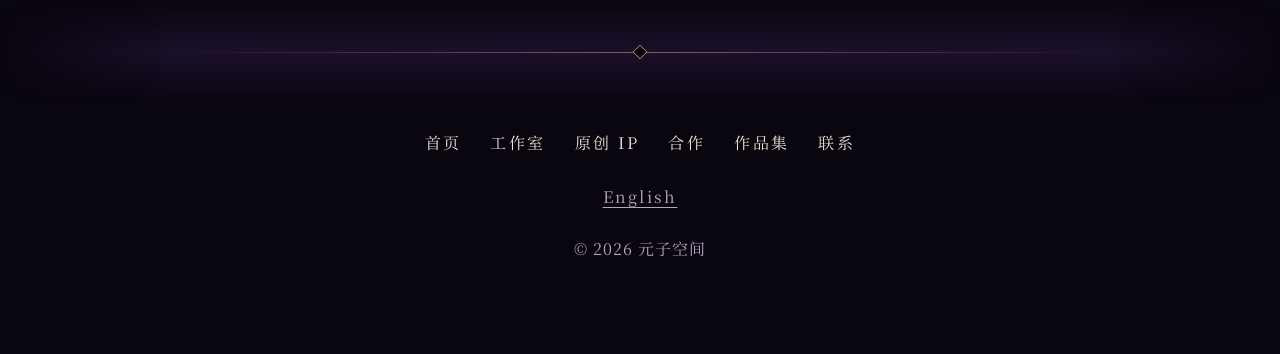
<file: originals/dark-valley/index.html>
<!doctype html>
<html lang="zh-Hans">
<head>
<meta name="robots" content="noindex, nofollow">
<meta charset="utf-8">
<meta name="viewport" content="width=device-width, initial-scale=1">
<meta name="color-scheme" content="dark">
<meta name="theme-color" content="#0a0610">
<title>黑暗谷 · 四族 · 元子空间</title>
<link rel="stylesheet" href="../../assets/style.css">
</head>
<body>
<header class="site-header">
  <a class="brand" href="../../index.html">元子空间</a>
  <button class="menu-btn" type="button" aria-expanded="false" aria-controls="site-nav">菜单</button>
  <a class="lang lang-bar" href="../../en/originals/dark-valley/index.html" lang="en">English</a>
  <nav id="site-nav" class="site-nav" aria-label="主导航">
    <ul><li><a href="../../index.html">首页</a></li><li><a href="../../studio/index.html">工作室</a></li><li><a href="../../originals/index.html" aria-current="page">原创 IP</a></li><li><a href="../../collaborate/index.html">合作</a></li><li><a href="../../work/index.html">作品集</a></li><li><a href="../../contact/index.html">联系</a></li></ul>
    <a class="lang" href="../../en/originals/dark-valley/index.html" lang="en">English</a>
  </nav>
</header>
<main>

<section class="block page-head valley-head">
  <p class="eyebrow">原创 IP · 《上帝右手》</p>
  <p class="mega" aria-hidden="true">THE DARK VALLEY</p>
  <h1>黑暗谷 · 四族</h1>
  <p class="lead">婆罗洲雨林深处，岩石穹顶之下，阳光只从南侧进来，所以南明北暗：瑶南最亮，朔影最暗。四族在这片封闭的谷地里“千百年间休养繁衍”，彼此提防。</p>
  <p class="vb-cap">四族疆域占比（约）</p>
  <div class="valley-bar" role="img" aria-label="四族疆域占比（约）"><span class="vb-seg" style="flex:60;--tc:#5fb07f"></span><span class="vb-seg" style="flex:20;--tc:#dc5d50"></span><span class="vb-seg" style="flex:14;--tc:#5e93de"></span><span class="vb-seg" style="flex:7;--tc:#a58be8"></span></div>
  <ul class="vb-legend"><li style="--tc:#5fb07f"><i></i>特斯 约 60%</li><li style="--tc:#dc5d50"><i></i>喇葛 约 20%</li><li style="--tc:#5e93de"><i></i>瑶南 约 14%</li><li style="--tc:#a58be8"><i></i>朔影 约 7%</li></ul>
</section>
<section class="block tribe" id="tesi" style="--tc:#5fb07f;--tc-rgb:95,176,127">
  <div class="tribe-grid">
    <div class="tribe-col tribe-phil"><h3 class="col-h">信念</h3><ul><li>崇尚精神的力量：平时不显，打起仗来能把一族人的心拧成一股，士气不坠。</li><li>字比像重要。黑暗谷的古人“不爱刻像，只刻字”，特斯的古文字一脉相承。</li><li>秩序与血统并重：废立族长，要召集全族长老会。</li></ul></div>
    <div class="tribe-mid">
      <div class="crest"><img src="../../assets/img/crest/crest-tesi.svg" alt="特斯徽章" width="744" height="744" loading="lazy" decoding="async"></div>
      <h2 class="tribe-name">特斯</h2>
      <p class="tribe-en">the Tesi</p>
      <p class="tribe-loc">西、中部 · 全谷最大的一块</p>
      <p class="tribe-land">断裂的岩层、赤色绝壁与河谷</p>
    </div>
    <div class="tribe-col tribe-trait"><h3 class="col-h">特征</h3><ul><li>骄傲，重名分，重颜面；对路过的外人，只是礼貌颔首。</li><li>族长制，历代相传；羽冠分等，顶阶长羽只有族长与顶尖将领配戴。</li><li>重步兵、长矛与巨盾，防线绵延数百里。</li><li>麻布印染繁复的几何图腾，尤其爱羽毛。</li></ul></div>
  </div>
</section>
<section class="block tribe" id="lage" style="--tc:#dc5d50;--tc-rgb:220,93,80">
  <div class="tribe-grid">
    <div class="tribe-col tribe-phil"><h3 class="col-h">信念</h3><ul><li>顺应野性：外人一句话概括喇葛——“顺应野性弱肉强食”。强者为尊。</li><li>人和兽不是主仆。二心一魂结成之后，灵兽一死，人跟着“魂裂”。</li><li>规矩森严：与特斯通婚要仪式，混居要请示长老，“连火塘的方位都各有讲究”。</li></ul></div>
    <div class="tribe-mid">
      <div class="crest"><img src="../../assets/img/crest/crest-lage.svg" alt="喇葛徽章" width="744" height="744" loading="lazy" decoding="async"></div>
      <h2 class="tribe-name">喇葛</h2>
      <p class="tribe-en">the Lage</p>
      <p class="tribe-loc">东部 · 约两成</p>
      <p class="tribe-land">林海与巨树树屋</p>
    </div>
    <div class="tribe-col tribe-trait"><h3 class="col-h">特征</h3><ul><li>彪悍好战；近身肉搏，全谷无人能与之争锋。</li><li>兽军四军，由兽王的四个子女各领一军：狮王军、夜豹军、狡狐军、巨象军。</li><li>“夜豹擅袭，狮王擅攻，狡狐擅计，巨象擅守。”</li><li>战时面绘赤红与黑色油彩，身披兽皮战甲。</li></ul></div>
  </div>
</section>
<section class="block tribe" id="yaonan" style="--tc:#5e93de;--tc-rgb:94,147,222">
  <div class="tribe-grid">
    <div class="tribe-col tribe-phil"><h3 class="col-h">信念</h3><ul><li>看全局，算可能：从细微处看出整体，从现在推出将来。</li><li>一痛俱痛：战场上同伴所受的痛，会顺着心灵相通，由所有连在一起的战士共同分担。</li><li>守，不求扩张。朴素，不雕花，不繁饰。</li></ul></div>
    <div class="tribe-mid">
      <div class="crest"><img src="../../assets/img/crest/crest-yaonan.svg" alt="瑶南徽章" width="744" height="744" loading="lazy" decoding="async"></div>
      <h2 class="tribe-name">瑶南</h2>
      <p class="tribe-en">the Yaonan</p>
      <p class="tribe-loc">东南 · 长平原</p>
      <p class="tribe-land">草海与地底聚落</p>
    </div>
    <div class="tribe-col tribe-trait"><h3 class="col-h">特征</h3><ul><li>沉静、克制，谦辞里藏着自负。</li><li>化整为零，分散袭扰；借平原下的天然洞窟与坑道打伏击。</li><li>藤盾与重盾阵。</li><li>灰袍，深灰头巾裹住口鼻；居室以灰白玄武岩块垒砌，不用雕花原木。</li></ul></div>
  </div>
</section>
<section class="block tribe" id="shuoying" style="--tc:#a58be8;--tc-rgb:165,139,232">
  <div class="tribe-grid">
    <div class="tribe-col tribe-phil"><h3 class="col-h">信念</h3><ul><li>不求打赢，求不被打垮：“与世无争，只擅守拙”。</li><li>理性，却把爱奉为至上：伴侣同绳而行。“信任是浪漫的誓言，也是生死相托的实践。”</li><li>一草一木，皆可为用：“任何寻常之物，到了他们手中，都能化为致命的武器。”</li></ul></div>
    <div class="tribe-mid">
      <div class="crest"><img src="../../assets/img/crest/crest-shuoying.svg" alt="朔影徽章" width="744" height="744" loading="lazy" decoding="async"></div>
      <h2 class="tribe-name">朔影</h2>
      <p class="tribe-en">the Shuoying</p>
      <p class="tribe-loc">北端 · 全谷最小的一族</p>
      <p class="tribe-land">绳网与紫竹林边境</p>
    </div>
    <div class="tribe-col tribe-trait"><h3 class="col-h">特征</h3><ul><li>惜字如金，冷静。</li><li>生活在绳上：“朔影的孩子会走路就会爬绳，三岁能在绳上站，五岁能在绳上跑。”</li><li>铁军九千，据险固守，连喇葛主力也难以强攻；吹箭、投石索、飞索。</li><li>及膝长袍以柔韧树藤和打磨光滑的竹片缝成，称“竹甲”；族人惯穿深墨紫长袍。</li></ul></div>
  </div>
</section>
<section class="block nemesis" id="nemesis">
  <p class="mega mega-sm" aria-hidden="true">THE NEMESIS</p>
  <h2>相克环</h2>
  <p class="lead">四族之间，一环扣一环：每一族，都有一族难以应付。</p>
  <div class="ring" role="img" aria-label="喇葛 → 特斯 → 瑶南 → 朔影 → 喇葛">
    <svg class="ring-arrows" viewBox="0 0 100 100" preserveAspectRatio="none" aria-hidden="true"><defs><marker id="ah" viewBox="0 0 10 10" refX="8" refY="5" markerWidth="3.4" markerHeight="3.4" orient="auto-start-reverse" markerUnits="userSpaceOnUse"><path d="M1 1 9 5 1 9" fill="none" stroke="#c9a96a" stroke-width="1"/></marker></defs><path d="M69.57 17.43 A38 38 0 0 1 82.57 30.43" marker-end="url(#ah)"/><path d="M82.57 69.57 A38 38 0 0 1 69.57 82.57" marker-end="url(#ah)"/><path d="M30.43 82.57 A38 38 0 0 1 17.43 69.57" marker-end="url(#ah)"/><path d="M17.43 30.43 A38 38 0 0 1 30.43 17.43" marker-end="url(#ah)"/></svg>
    <div class="ring-core" aria-hidden="true"><span>相克</span></div>
    <div class="ring-node" style="left:50%;top:12%;--tc:#dc5d50"><img src="../../assets/img/crest/crest-lage.svg" alt="喇葛徽章" width="744" height="744" loading="lazy" decoding="async"><span>喇葛</span></div><div class="ring-node" style="left:88%;top:50%;--tc:#5fb07f"><img src="../../assets/img/crest/crest-tesi.svg" alt="特斯徽章" width="744" height="744" loading="lazy" decoding="async"><span>特斯</span></div><div class="ring-node" style="left:50%;top:88%;--tc:#5e93de"><img src="../../assets/img/crest/crest-yaonan.svg" alt="瑶南徽章" width="744" height="744" loading="lazy" decoding="async"><span>瑶南</span></div><div class="ring-node" style="left:12%;top:50%;--tc:#a58be8"><img src="../../assets/img/crest/crest-shuoying.svg" alt="朔影徽章" width="744" height="744" loading="lazy" decoding="async"><span>朔影</span></div>
  </div>
  <ul class="nem-list"><li><span class="nl-k">喇葛克特斯</span><span class="nl-t">同属近战，特斯在力量与速度上难敌兽军。</span></li><li><span class="nl-k">特斯克瑶南</span><span class="nl-t">特斯精神层面的影响与干扰，能削弱瑶南的直觉。</span></li><li><span class="nl-k">瑶南克朔影</span><span class="nl-t">瑶南的直觉，能识破朔影依靠自然布置的陷阱与埋伏。</span></li><li><span class="nl-k">朔影克喇葛</span><span class="nl-t">朔影以拒敌于百步之外闻名，兽军的锤落不到百步之外。</span></li></ul>
  <p class="nem-quote">“只是相克。相生，则需要两族放下隔阂，通力合作，方能实现。”</p>
</section>
</main>
<nav class="pager" aria-label="页面翻页"><a class="pg-prev" href="../../originals/index.html"><span class="pg-k">← 上一页</span><span class="pg-t">原创 IP</span></a><a class="pg-next" href="../../collaborate/index.html"><span class="pg-k">下一页 →</span><span class="pg-t">合作</span></a></nav>
<footer class="site-footer">
  <ul class="foot-nav"><li><a href="../../index.html">首页</a></li><li><a href="../../studio/index.html">工作室</a></li><li><a href="../../originals/index.html" aria-current="page">原创 IP</a></li><li><a href="../../collaborate/index.html">合作</a></li><li><a href="../../work/index.html">作品集</a></li><li><a href="../../contact/index.html">联系</a></li></ul>
  <p><a class="lang" href="../../en/originals/dark-valley/index.html" lang="en">English</a></p>
  <p class="small">© 2026 元子空间</p>
</footer>
<script src="../../assets/reveal.js"></script>
<script src="../../assets/geo.js"></script>
<script src="../../assets/nav.js"></script>
</body>
</html>
</file>
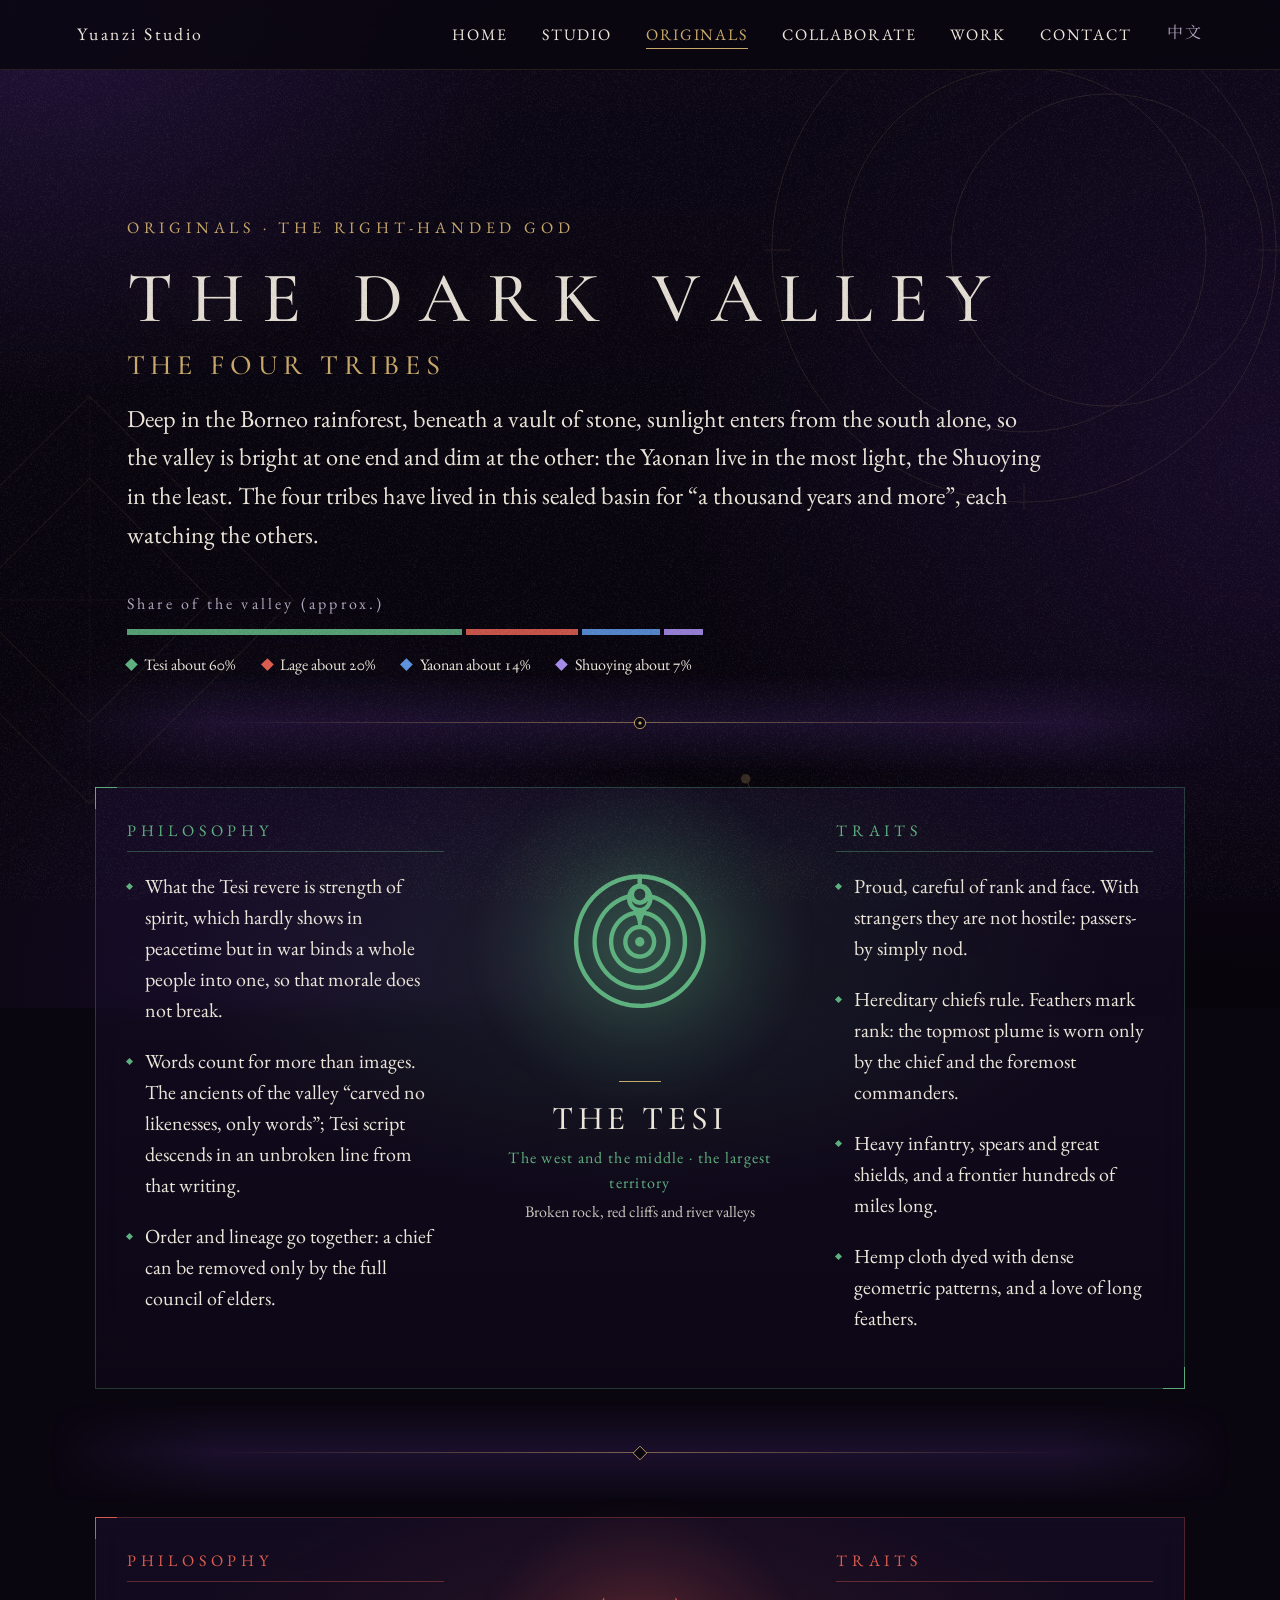
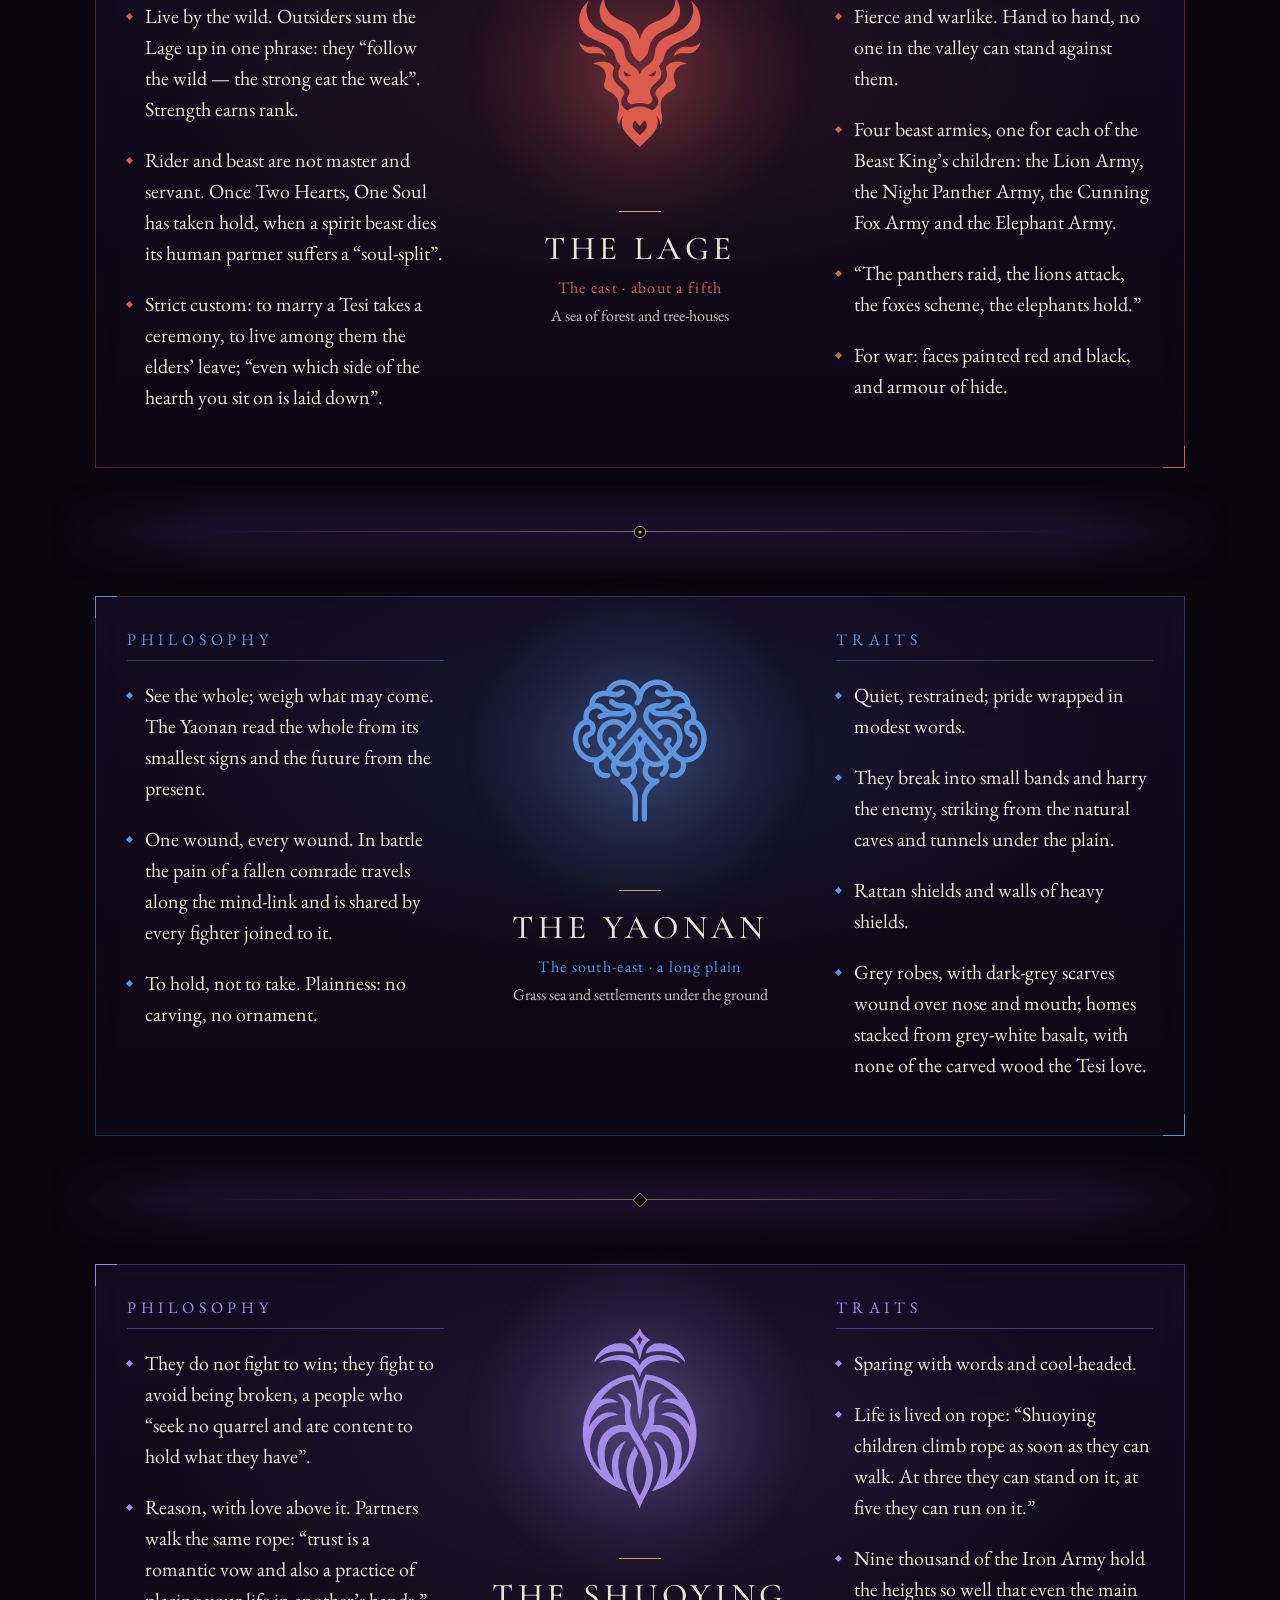
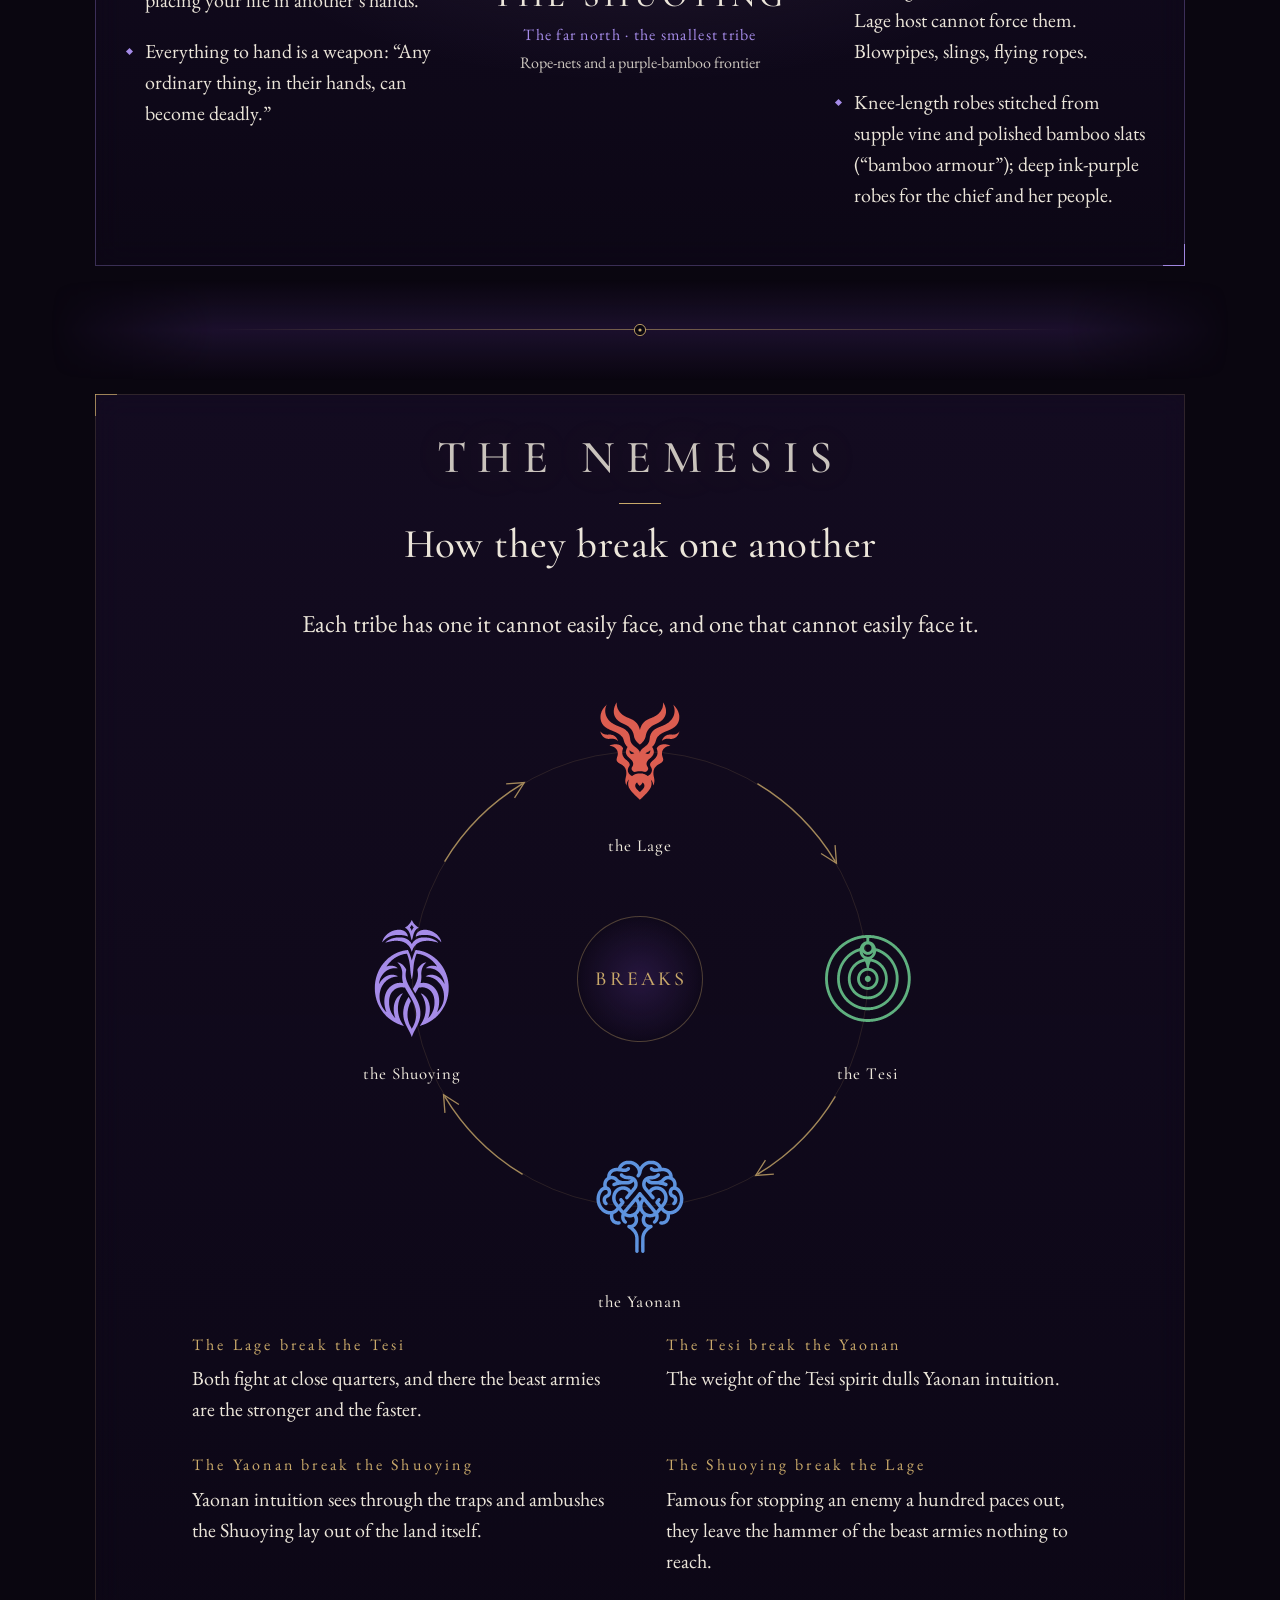
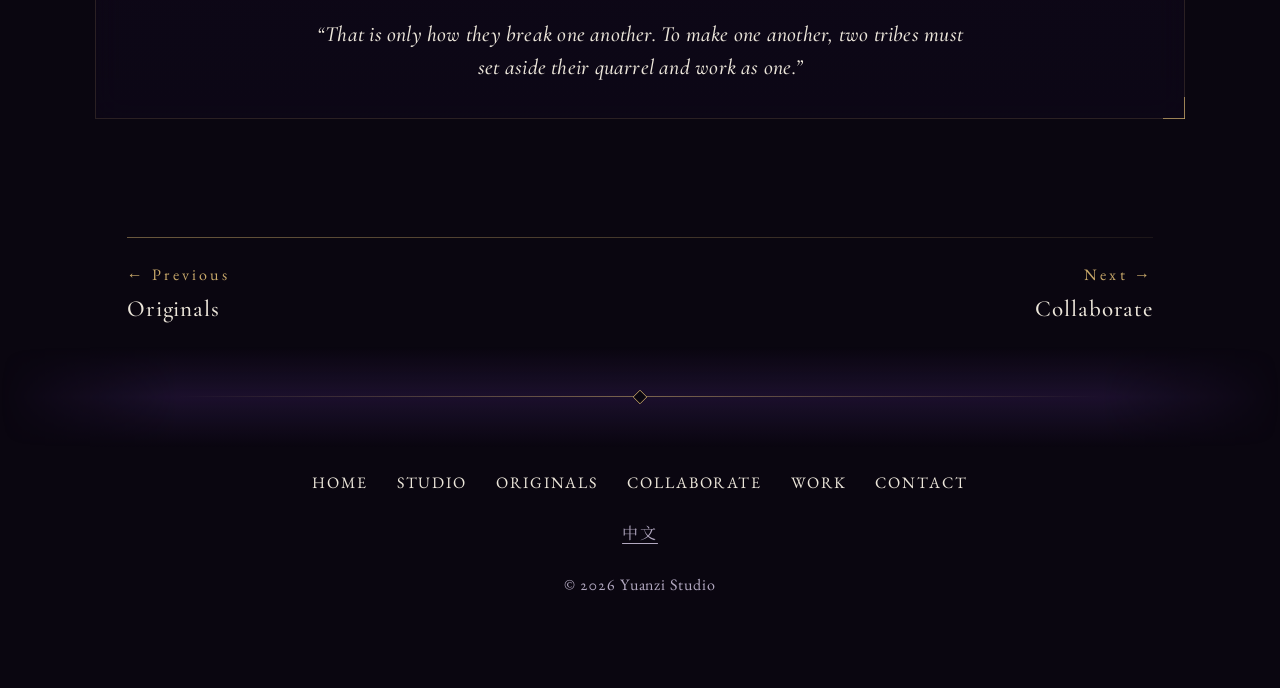
<file: en/originals/dark-valley/index.html>
<!doctype html>
<html lang="en">
<head>
<meta name="robots" content="noindex, nofollow">
<meta charset="utf-8">
<meta name="viewport" content="width=device-width, initial-scale=1">
<meta name="color-scheme" content="dark">
<meta name="theme-color" content="#0a0610">
<title>The Dark Valley · The Four Tribes · Yuanzi Studio</title>
<link rel="stylesheet" href="../../../assets/style.css">
</head>
<body>
<header class="site-header">
  <a class="brand" href="../../../en/index.html">Yuanzi Studio</a>
  <button class="menu-btn" type="button" aria-expanded="false" aria-controls="site-nav">Menu</button>
  <a class="lang lang-bar" href="../../../originals/dark-valley/index.html" lang="zh-Hans">中文</a>
  <nav id="site-nav" class="site-nav" aria-label="Main">
    <ul><li><a href="../../../en/index.html">Home</a></li><li><a href="../../../en/studio/index.html">Studio</a></li><li><a href="../../../en/originals/index.html" aria-current="page">Originals</a></li><li><a href="../../../en/collaborate/index.html">Collaborate</a></li><li><a href="../../../en/work/index.html">Work</a></li><li><a href="../../../en/contact/index.html">Contact</a></li></ul>
    <a class="lang" href="../../../originals/dark-valley/index.html" lang="zh-Hans">中文</a>
  </nav>
</header>
<main>

<section class="block page-head valley-head">
  <p class="eyebrow">Originals · The Right-Handed God</p>
  <p class="mega" aria-hidden="true">THE DARK VALLEY</p>
  <h1>The Four Tribes</h1>
  <p class="lead">Deep in the Borneo rainforest, beneath a vault of stone, sunlight enters from the south alone, so the valley is bright at one end and dim at the other: the Yaonan live in the most light, the Shuoying in the least. The four tribes have lived in this sealed basin for “a thousand years and more”, each watching the others.</p>
  <p class="vb-cap">Share of the valley (approx.)</p>
  <div class="valley-bar" role="img" aria-label="Share of the valley (approx.)"><span class="vb-seg" style="flex:60;--tc:#5fb07f"></span><span class="vb-seg" style="flex:20;--tc:#dc5d50"></span><span class="vb-seg" style="flex:14;--tc:#5e93de"></span><span class="vb-seg" style="flex:7;--tc:#a58be8"></span></div>
  <ul class="vb-legend"><li style="--tc:#5fb07f"><i></i>Tesi about 60%</li><li style="--tc:#dc5d50"><i></i>Lage about 20%</li><li style="--tc:#5e93de"><i></i>Yaonan about 14%</li><li style="--tc:#a58be8"><i></i>Shuoying about 7%</li></ul>
</section>
<section class="block tribe" id="tesi" style="--tc:#5fb07f;--tc-rgb:95,176,127">
  <div class="tribe-grid">
    <div class="tribe-col tribe-phil"><h3 class="col-h">Philosophy</h3><ul><li>What the Tesi revere is strength of spirit, which hardly shows in peacetime but in war binds a whole people into one, so that morale does not break.</li><li>Words count for more than images. The ancients of the valley “carved no likenesses, only words”; Tesi script descends in an unbroken line from that writing.</li><li>Order and lineage go together: a chief can be removed only by the full council of elders.</li></ul></div>
    <div class="tribe-mid">
      <div class="crest"><img src="../../../assets/img/crest/crest-tesi.svg" alt="Crest of the Tesi" width="744" height="744" loading="lazy" decoding="async"></div>
      <h2 class="tribe-name">The Tesi</h2>
      
      <p class="tribe-loc">The west and the middle · the largest territory</p>
      <p class="tribe-land">Broken rock, red cliffs and river valleys</p>
    </div>
    <div class="tribe-col tribe-trait"><h3 class="col-h">Traits</h3><ul><li>Proud, careful of rank and face. With strangers they are not hostile: passers-by simply nod.</li><li>Hereditary chiefs rule. Feathers mark rank: the topmost plume is worn only by the chief and the foremost commanders.</li><li>Heavy infantry, spears and great shields, and a frontier hundreds of miles long.</li><li>Hemp cloth dyed with dense geometric patterns, and a love of long feathers.</li></ul></div>
  </div>
</section>
<section class="block tribe" id="lage" style="--tc:#dc5d50;--tc-rgb:220,93,80">
  <div class="tribe-grid">
    <div class="tribe-col tribe-phil"><h3 class="col-h">Philosophy</h3><ul><li>Live by the wild. Outsiders sum the Lage up in one phrase: they “follow the wild — the strong eat the weak”. Strength earns rank.</li><li>Rider and beast are not master and servant. Once Two Hearts, One Soul has taken hold, when a spirit beast dies its human partner suffers a “soul-split”.</li><li>Strict custom: to marry a Tesi takes a ceremony, to live among them the elders’ leave; “even which side of the hearth you sit on is laid down”.</li></ul></div>
    <div class="tribe-mid">
      <div class="crest"><img src="../../../assets/img/crest/crest-lage.svg" alt="Crest of the Lage" width="744" height="744" loading="lazy" decoding="async"></div>
      <h2 class="tribe-name">The Lage</h2>
      
      <p class="tribe-loc">The east · about a fifth</p>
      <p class="tribe-land">A sea of forest and tree-houses</p>
    </div>
    <div class="tribe-col tribe-trait"><h3 class="col-h">Traits</h3><ul><li>Fierce and warlike. Hand to hand, no one in the valley can stand against them.</li><li>Four beast armies, one for each of the Beast King’s children: the Lion Army, the Night Panther Army, the Cunning Fox Army and the Elephant Army.</li><li>“The panthers raid, the lions attack, the foxes scheme, the elephants hold.”</li><li>For war: faces painted red and black, and armour of hide.</li></ul></div>
  </div>
</section>
<section class="block tribe" id="yaonan" style="--tc:#5e93de;--tc-rgb:94,147,222">
  <div class="tribe-grid">
    <div class="tribe-col tribe-phil"><h3 class="col-h">Philosophy</h3><ul><li>See the whole; weigh what may come. The Yaonan read the whole from its smallest signs and the future from the present.</li><li>One wound, every wound. In battle the pain of a fallen comrade travels along the mind-link and is shared by every fighter joined to it.</li><li>To hold, not to take. Plainness: no carving, no ornament.</li></ul></div>
    <div class="tribe-mid">
      <div class="crest"><img src="../../../assets/img/crest/crest-yaonan.svg" alt="Crest of the Yaonan" width="744" height="744" loading="lazy" decoding="async"></div>
      <h2 class="tribe-name">The Yaonan</h2>
      
      <p class="tribe-loc">The south-east · a long plain</p>
      <p class="tribe-land">Grass sea and settlements under the ground</p>
    </div>
    <div class="tribe-col tribe-trait"><h3 class="col-h">Traits</h3><ul><li>Quiet, restrained; pride wrapped in modest words.</li><li>They break into small bands and harry the enemy, striking from the natural caves and tunnels under the plain.</li><li>Rattan shields and walls of heavy shields.</li><li>Grey robes, with dark-grey scarves wound over nose and mouth; homes stacked from grey-white basalt, with none of the carved wood the Tesi love.</li></ul></div>
  </div>
</section>
<section class="block tribe" id="shuoying" style="--tc:#a58be8;--tc-rgb:165,139,232">
  <div class="tribe-grid">
    <div class="tribe-col tribe-phil"><h3 class="col-h">Philosophy</h3><ul><li>They do not fight to win; they fight to avoid being broken, a people who “seek no quarrel and are content to hold what they have”.</li><li>Reason, with love above it. Partners walk the same rope: “trust is a romantic vow and also a practice of placing your life in another’s hands.”</li><li>Everything to hand is a weapon: “Any ordinary thing, in their hands, can become deadly.”</li></ul></div>
    <div class="tribe-mid">
      <div class="crest"><img src="../../../assets/img/crest/crest-shuoying.svg" alt="Crest of the Shuoying" width="744" height="744" loading="lazy" decoding="async"></div>
      <h2 class="tribe-name">The Shuoying</h2>
      
      <p class="tribe-loc">The far north · the smallest tribe</p>
      <p class="tribe-land">Rope-nets and a purple-bamboo frontier</p>
    </div>
    <div class="tribe-col tribe-trait"><h3 class="col-h">Traits</h3><ul><li>Sparing with words and cool-headed.</li><li>Life is lived on rope: “Shuoying children climb rope as soon as they can walk. At three they can stand on it, at five they can run on it.”</li><li>Nine thousand of the Iron Army hold the heights so well that even the main Lage host cannot force them. Blowpipes, slings, flying ropes.</li><li>Knee-length robes stitched from supple vine and polished bamboo slats (“bamboo armour”); deep ink-purple robes for the chief and her people.</li></ul></div>
  </div>
</section>
<section class="block nemesis" id="nemesis">
  <p class="mega mega-sm" aria-hidden="true">THE NEMESIS</p>
  <h2>How they break one another</h2>
  <p class="lead">Each tribe has one it cannot easily face, and one that cannot easily face it.</p>
  <div class="ring" role="img" aria-label="the Lage → the Tesi → the Yaonan → the Shuoying → the Lage">
    <svg class="ring-arrows" viewBox="0 0 100 100" preserveAspectRatio="none" aria-hidden="true"><defs><marker id="ah" viewBox="0 0 10 10" refX="8" refY="5" markerWidth="3.4" markerHeight="3.4" orient="auto-start-reverse" markerUnits="userSpaceOnUse"><path d="M1 1 9 5 1 9" fill="none" stroke="#c9a96a" stroke-width="1"/></marker></defs><path d="M69.57 17.43 A38 38 0 0 1 82.57 30.43" marker-end="url(#ah)"/><path d="M82.57 69.57 A38 38 0 0 1 69.57 82.57" marker-end="url(#ah)"/><path d="M30.43 82.57 A38 38 0 0 1 17.43 69.57" marker-end="url(#ah)"/><path d="M17.43 30.43 A38 38 0 0 1 30.43 17.43" marker-end="url(#ah)"/></svg>
    <div class="ring-core" aria-hidden="true"><span>breaks</span></div>
    <div class="ring-node" style="left:50%;top:12%;--tc:#dc5d50"><img src="../../../assets/img/crest/crest-lage.svg" alt="Crest of the Lage" width="744" height="744" loading="lazy" decoding="async"><span>the Lage</span></div><div class="ring-node" style="left:88%;top:50%;--tc:#5fb07f"><img src="../../../assets/img/crest/crest-tesi.svg" alt="Crest of the Tesi" width="744" height="744" loading="lazy" decoding="async"><span>the Tesi</span></div><div class="ring-node" style="left:50%;top:88%;--tc:#5e93de"><img src="../../../assets/img/crest/crest-yaonan.svg" alt="Crest of the Yaonan" width="744" height="744" loading="lazy" decoding="async"><span>the Yaonan</span></div><div class="ring-node" style="left:12%;top:50%;--tc:#a58be8"><img src="../../../assets/img/crest/crest-shuoying.svg" alt="Crest of the Shuoying" width="744" height="744" loading="lazy" decoding="async"><span>the Shuoying</span></div>
  </div>
  <ul class="nem-list"><li><span class="nl-k">The Lage break the Tesi</span><span class="nl-t">Both fight at close quarters, and there the beast armies are the stronger and the faster.</span></li><li><span class="nl-k">The Tesi break the Yaonan</span><span class="nl-t">The weight of the Tesi spirit dulls Yaonan intuition.</span></li><li><span class="nl-k">The Yaonan break the Shuoying</span><span class="nl-t">Yaonan intuition sees through the traps and ambushes the Shuoying lay out of the land itself.</span></li><li><span class="nl-k">The Shuoying break the Lage</span><span class="nl-t">Famous for stopping an enemy a hundred paces out, they leave the hammer of the beast armies nothing to reach.</span></li></ul>
  <p class="nem-quote">“That is only how they break one another. To make one another, two tribes must set aside their quarrel and work as one.”</p>
</section>
</main>
<nav class="pager" aria-label="Page navigation"><a class="pg-prev" href="../../../en/originals/index.html"><span class="pg-k">← Previous</span><span class="pg-t">Originals</span></a><a class="pg-next" href="../../../en/collaborate/index.html"><span class="pg-k">Next →</span><span class="pg-t">Collaborate</span></a></nav>
<footer class="site-footer">
  <ul class="foot-nav"><li><a href="../../../en/index.html">Home</a></li><li><a href="../../../en/studio/index.html">Studio</a></li><li><a href="../../../en/originals/index.html" aria-current="page">Originals</a></li><li><a href="../../../en/collaborate/index.html">Collaborate</a></li><li><a href="../../../en/work/index.html">Work</a></li><li><a href="../../../en/contact/index.html">Contact</a></li></ul>
  <p><a class="lang" href="../../../originals/dark-valley/index.html" lang="zh-Hans">中文</a></p>
  <p class="small">© 2026 Yuanzi Studio</p>
</footer>
<script src="../../../assets/reveal.js"></script>
<script src="../../../assets/geo.js"></script>
<script src="../../../assets/nav.js"></script>
</body>
</html>
</file>
<file: assets/style.css>
/* [PREVIEW premium-v1 2026-11-25] 本文件为预览副本：:root 配色已换为暗紫，末尾追加「PREMIUM v1」覆盖块。
   P1-6 工作室网站 · 样式
   纯 CSS；字体全部自托管（assets/fonts/，woff2，SIL OFL 1.1），无外部字体或 CDN。
   配色按 P1-4 暗底方案。 */

/* ---------- 字体（自托管，font-display: swap） ---------- */
@font-face{font-family:"RHG Noto Serif SC";src:url("fonts/NotoSerifSC-Regular-subset.woff2") format("woff2");font-weight:400;font-style:normal;font-display:swap}
@font-face{font-family:"RHG Noto Serif SC";src:url("fonts/NotoSerifSC-Bold-subset.woff2") format("woff2");font-weight:600 700;font-style:normal;font-display:swap}
@font-face{font-family:"RHG Cormorant";src:url("fonts/CormorantGaramond-Medium-latin.woff2") format("woff2");font-weight:400 600;font-style:normal;font-display:swap}
@font-face{font-family:"RHG Cormorant";src:url("fonts/CormorantGaramond-MediumItalic-latin.woff2") format("woff2");font-weight:400 600;font-style:italic;font-display:swap}
@font-face{font-family:"RHG EB Garamond";src:url("fonts/EBGaramond-Regular-latin.woff2") format("woff2");font-weight:400;font-style:normal;font-display:swap}
@font-face{font-family:"RHG EB Garamond";src:url("fonts/EBGaramond-SemiBold-latin.woff2") format("woff2");font-weight:600 700;font-style:normal;font-display:swap}
@font-face{font-family:"RHG EB Garamond";src:url("fonts/EBGaramond-Italic-latin.woff2") format("woff2");font-weight:400;font-style:italic;font-display:swap}

:root{
  --night:#0a0610; --stone:#110a1a; --line:rgba(201,169,106,.18); --bone:#ece6da;
  --moss:#b2a8c0; --gold:#c9a96a; --forest:#1f2a22; --cold:#6f8fa6;
  --pad:5vw; --gap:18vh;
  --sys-serif:"Songti SC","STSong","Noto Serif CJK SC","Source Han Serif SC","SimSun",Georgia,"Times New Roman",serif;
  --sys-sans:system-ui,-apple-system,"Segoe UI","PingFang SC","Hiragino Sans GB","Microsoft YaHei","Noto Sans CJK SC",Roboto,sans-serif;
  /* 中文页 */
  --body:"RHG Noto Serif SC",var(--sys-serif);
  --display:"RHG Noto Serif SC",var(--sys-serif);
  --ui:"RHG Noto Serif SC",var(--sys-serif);
  --track-ui:.18em;
}
html[lang="en"]{
  --body:"RHG EB Garamond","RHG Noto Serif SC",Garamond,Georgia,var(--sys-serif);
  --display:"RHG Cormorant","RHG EB Garamond","RHG Noto Serif SC",Garamond,Georgia,var(--sys-serif);
  --ui:"RHG EB Garamond","RHG Noto Serif SC",Georgia,var(--sys-serif);
  --track-ui:.14em;
}
*{box-sizing:border-box}
html{-webkit-text-size-adjust:100%;text-rendering:optimizeLegibility;-webkit-font-smoothing:antialiased;-moz-osx-font-smoothing:grayscale}
body{margin:0;background:var(--night);color:var(--bone);font-family:var(--body);font-size:17px;line-height:1.85;letter-spacing:.02em;overflow-wrap:anywhere;font-kerning:normal}
html[lang="en"] body{font-size:19px;line-height:1.65;letter-spacing:0;font-variant-numeric:oldstyle-nums}
img{max-width:100%;display:block}
a{color:var(--gold);text-decoration-thickness:1px;text-underline-offset:.25em}
a:focus-visible,button:focus-visible,summary:focus-visible{outline:1px solid var(--gold);outline-offset:4px}
h1,h2,h3{font-family:var(--display);font-weight:400;line-height:1.35;margin:0 0 .7em;letter-spacing:.1em}
html[lang="en"] h1,html[lang="en"] h2,html[lang="en"] h3{font-weight:500;letter-spacing:.01em;line-height:1.15}
h1{font-size:clamp(2.1rem,4vw,3.6rem)}
h2{font-size:clamp(1.3rem,1.9vw,1.7rem);color:var(--gold)}
html[lang="en"] h2{font-size:clamp(1.6rem,2.3vw,2.1rem)}
h3{font-size:1.15rem}
html[lang="en"] h3{font-size:1.4rem}
p{margin:0 0 1.1em}
b{font-weight:600}
.muted{color:var(--moss)}
.small{font-size:.82rem;color:var(--moss);letter-spacing:.06em}
.lead{font-size:clamp(1.05rem,1.4vw,1.25rem);line-height:1.9}
html[lang="en"] .lead{font-size:clamp(1.2rem,1.6vw,1.45rem);line-height:1.6}
.eyebrow{color:var(--gold);letter-spacing:.32em;font-family:var(--ui);font-size:.8rem;text-transform:uppercase}

/* 待定占位：醒目黄底（保留系统无衬线，便于识别） */
mark.tbd{background:#ffd400;color:#111;font-family:var(--sys-sans);font-size:.82em;letter-spacing:0;padding:.05em .35em;border-radius:2px;line-height:1.6;box-decoration-break:clone;-webkit-box-decoration-break:clone;font-style:normal;font-weight:400;text-transform:none}
mark.tbd:empty{display:none}
.note{font-size:.88rem;margin-top:.8em}

/* 内部草案条（上线前删除） */
.draftbar{background:#3a2f12;color:#ffd400;font-family:var(--sys-sans);font-size:.78rem;text-align:center;padding:.35em var(--pad);letter-spacing:.04em}

/* 页眉与导航 */
.site-header{display:flex;align-items:center;justify-content:space-between;gap:1rem;flex-wrap:wrap;padding:1.1rem var(--pad);border-bottom:1px solid var(--line);background:rgba(11,10,9,.96);position:sticky;top:0;z-index:10}
.brand{color:var(--bone);text-decoration:none;font-size:1rem;letter-spacing:.12em}
.site-nav{display:flex;align-items:center;gap:2.2rem;font-family:var(--ui);font-size:.86rem;letter-spacing:var(--track-ui)}
html[lang="en"] .site-nav{text-transform:uppercase;font-size:.8rem}
.site-nav ul{display:flex;gap:1.9rem;list-style:none;margin:0;padding:0;flex-wrap:wrap}
.site-nav a{color:var(--bone);text-decoration:none;padding-bottom:.2em}
.site-nav a:hover{color:var(--gold)}
.site-nav a[aria-current="page"]{color:var(--gold);border-bottom:1px solid var(--gold)}
.lang{color:var(--moss)!important;font-family:var(--ui);letter-spacing:var(--track-ui)}
.lang-bar{display:none}
.related-links{list-style:none;margin:.9em 0 0;padding:0;display:flex;flex-direction:column;gap:.5em}
.related-links a{color:var(--bone);text-decoration:none;border-bottom:1px solid var(--line);padding-bottom:.12em;align-self:flex-start;font-family:var(--ui);font-size:.92rem;letter-spacing:var(--track-ui)}
.related-links a:hover{color:var(--gold);border-color:var(--gold)}
.menu-btn{display:none;background:none;border:1px solid var(--line);color:var(--bone);font-family:var(--ui);font-size:.85rem;letter-spacing:var(--track-ui);padding:.4em 1em;border-radius:0;cursor:pointer}

/* 通用区块 */
main{display:block}
.block{padding:calc(var(--gap)/2) var(--pad);max-width:1180px;margin:0 auto}
.block + .block{border-top:1px solid var(--line)}
.page-head{padding-top:14vh}
.page-head h1{margin-bottom:.8em}
.center{text-align:center}
.big{font-family:var(--display);font-size:clamp(1.45rem,2.4vw,2.1rem);line-height:1.7;letter-spacing:.08em;max-width:26em;margin:0 auto}
html[lang="en"] .big{font-size:clamp(1.7rem,2.9vw,2.6rem);line-height:1.3;letter-spacing:0;font-weight:500}
.big a{color:var(--bone);text-decoration:none}
.big a:hover{color:var(--gold)}
.prose p{max-width:36em}
html[lang="en"] .prose p{max-width:34em}
.dim,.dim h2{color:var(--moss)}
.two-col{display:grid;grid-template-columns:4fr 8fr;gap:4rem}
.compare{display:grid;grid-template-columns:1fr 1fr;gap:4rem}
.list{padding-left:1.2em;margin:0}
.list li{margin-bottom:.8em}
.numbered li::marker{color:var(--gold);font-family:var(--ui)}

/* 按钮：细线、宽字距，出版物式 */
.btns,.cta-row{display:flex;gap:1rem;flex-wrap:wrap}
.btn{display:inline-block;padding:.85em 2em;border-radius:0;font-family:var(--ui);font-size:.88rem;text-decoration:none;text-align:center;letter-spacing:var(--track-ui);line-height:1.4;transition:background-color .2s,color .2s}
html[lang="en"] .btn{text-transform:uppercase;font-size:.8rem}
.btn-solid{background:var(--gold);color:#14110e;border:1px solid var(--gold)}
.btn-solid:hover{background:#d8bb80}
.btn-line{border:1px solid rgba(201,169,106,.8);color:var(--gold);background:rgba(11,10,9,.35)}
.btn-line:hover{background:rgba(201,169,106,.12)}

/* 占位块 */
.ph{display:flex;align-items:center;justify-content:center;text-align:center;padding:1rem;background:repeating-linear-gradient(135deg,#1a1713 0 12px,#14110e 12px 24px);border:1px dashed #5a5246}

/* 作品卡 / 身份卡 */
.ip-card{display:grid;grid-template-columns:minmax(180px,300px) 1fr;gap:4rem;align-items:start}
.ip-card h2 a{color:var(--bone);text-decoration:none}
.cover{aspect-ratio:2/3;width:100%;overflow:hidden;background:#14110e}
.cover img{width:100%;height:100%;object-fit:cover;object-position:center}
.tags{display:flex;flex-wrap:wrap;gap:.6rem;list-style:none;padding:0;margin:1.2rem 0 0;font-family:var(--ui);font-size:.8rem;letter-spacing:.08em}
.tags li{border:1px solid rgba(201,169,106,.7);color:var(--gold);padding:.25em .9em}
.chips{display:inline-flex;flex-wrap:wrap;justify-content:center;text-decoration:none;font-family:var(--ui);color:var(--bone);letter-spacing:var(--track-ui);font-size:.9rem}
.chips span{padding:.4em 1.4em;border-left:1px solid var(--line)}
.chips span:first-child{border-left:0}
.chips:hover span{color:var(--gold)}
.contact-strip{text-align:center}

/* 规格表 */
.spec{display:grid;grid-template-columns:9em 1fr;gap:.7em 2em;margin:1.6rem 0 0}
.spec dt{color:var(--moss);font-family:var(--ui);font-size:.82rem;letter-spacing:.12em;padding-top:.3em}
.spec dd{margin:0;border-bottom:1px solid var(--line);padding-bottom:.7em}

/* 角色条 */
.chars{list-style:none;padding:0;margin:0;display:grid;grid-template-columns:repeat(auto-fill,minmax(220px,1fr));gap:2.4rem}
.portrait{aspect-ratio:3/4;margin-bottom:1.1rem}
.char p{font-size:.95em}

/* FAQ */
.faq details{border-bottom:1px solid var(--line);padding:1em 0}
.faq summary{cursor:pointer;font-size:1.05em}
.faq details p{margin:.8em 0 0;color:var(--bone)}
.empty{min-height:30vh;display:flex;align-items:center;justify-content:center}

/* 页脚 */
.site-footer{border-top:1px solid var(--line);padding:3.5rem var(--pad);font-family:var(--ui);text-align:center}
.foot-nav{display:flex;flex-wrap:wrap;justify-content:center;gap:1.6rem;list-style:none;padding:0;margin:0 0 1.2rem;letter-spacing:var(--track-ui)}
html[lang="en"] .foot-nav{text-transform:uppercase;font-size:.78rem}
.foot-nav a{color:var(--bone);text-decoration:none;font-size:.86rem}

/* ============ 首页首屏（海报式） ============
   桌面横版：tagline 大字压在左上角；书名与按钮在左下；全部停在手的左侧。
   横版终图中，手部最左约在画面 35.2%（50–70% 高度）、40.4%（上半）、42.1%（70–80% 高度）。 */
.hero{position:relative;margin:0;overflow:hidden;background:#060e0f;aspect-ratio:16/9;max-height:100vh;width:100%}
.hero-media{position:absolute;inset:0}
.hero-media > picture{display:block;width:100%;height:100%}
.hero-img{width:100%;height:100%;object-fit:cover;object-position:center}
.hero::after{content:"";position:absolute;inset:0;background:linear-gradient(90deg,rgba(4,8,9,.62) 0%,rgba(4,8,9,.28) 30%,rgba(4,8,9,0) 46%);pointer-events:none}
.tagline{position:absolute;z-index:1;left:var(--pad);top:9%;margin:0;color:#f1ebdf;font-family:var(--display);font-weight:400;font-size:3.9vw;line-height:1.36;letter-spacing:.14em;text-shadow:0 2px 24px rgba(0,0,0,.55)}
html[lang="en"] .tagline{font-size:4.25vw;line-height:1.04;letter-spacing:.005em;font-weight:500}
.tagline .p{display:block}
.tagline .s + .s .p:first-child{margin-top:.18em}
.hero-text{position:absolute;z-index:1;left:var(--pad);bottom:9%;max-width:30vw}
.hero-title{margin:0 0 1.5rem;color:var(--bone);font-family:var(--display);font-size:1.55vw;letter-spacing:.42em;line-height:1.4}
html[lang="en"] .hero-title{font-size:2.1vw;letter-spacing:.03em;font-weight:500}
.hero-title::before{content:"";display:block;width:2.6rem;height:1px;background:var(--gold);margin-bottom:1.1rem}
.hero-text .btns{gap:.8rem;flex-wrap:nowrap}
.hero-meta{padding:.9rem var(--pad);font-family:var(--ui);font-size:.82rem;color:var(--moss);letter-spacing:.06em;border-bottom:1px solid var(--line)}
.hero-meta p{margin:.2em 0}

/* 手机 */
@media (max-width:760px){
  :root{--pad:6vw;--gap:12vh}
  body{font-size:16px}
  html[lang="en"] body{font-size:18px}
  h1{font-size:clamp(1.9rem,8vw,2.5rem)}
  .menu-btn{display:inline-block;order:3;margin-left:.55rem}
  .lang-bar{display:inline-block;order:2;margin-left:auto;padding:.4em 0;font-size:.85rem;white-space:nowrap}
  .brand{order:1}
  .site-nav{order:4}
  .site-nav > .lang{display:none}
  .js .site-nav{display:none;width:100%}
  .js .site-nav.open{display:flex}
  .site-nav{flex-direction:column;align-items:flex-start;gap:.9rem;width:100%}
  .site-nav ul{flex-direction:column;gap:.7rem}
  .two-col,.compare,.ip-card{grid-template-columns:1fr;gap:1.6rem}
  .ip-card .cover{max-width:260px}
  .spec{grid-template-columns:1fr;gap:.2em}
  .spec dd{margin-bottom:.8em}
  .chips{display:grid;grid-template-columns:1fr 1fr;gap:.4rem}
  .chips span{border:1px solid var(--line)}
  .chips span:first-child{border-left:1px solid var(--line)}
  .btns .btn,.cta-row .btn{flex:1 1 100%}
  .chars{grid-template-columns:1fr}
  .portrait{max-width:280px}
}

/* 窄屏 / 竖屏首屏：9:16 竖版图（t187u）。竖图上部约 33.7% 是暗区。
   tagline、书名、按钮按顺序排在图前的文字块里（底色取竖图顶部 #060e0f），
   竖图用负边距上移，只让按钮落入竖图顶部暗区，不压手指。 */
@media (max-width:768px), (orientation:portrait){
  .hero{aspect-ratio:auto;max-height:none;height:auto;display:flex;flex-direction:column}
  .hero::after{display:none}
  .tagline,html[lang="en"] .tagline{position:relative;order:0;left:auto;top:auto;padding:1.9rem var(--pad) 0}
  .tagline{font-size:min(7.6vw,3.2rem);line-height:1.5;letter-spacing:.1em}
  html[lang="en"] .tagline{font-size:min(8.8vw,3.6rem);line-height:1.04}
  .tagline .s{display:block}
  .tagline .p{display:inline}
  html[lang="en"] .tagline .p{display:block}
  .tagline .s + .s{margin-top:.1em}
  .hero-text{position:relative;order:1;z-index:1;left:auto;bottom:auto;max-width:none;padding:1.3rem var(--pad) 0}
  .hero-title{font-size:min(4.4vw,1.5rem);margin-bottom:1rem}
  html[lang="en"] .hero-title{font-size:min(5.6vw,1.9rem)}
  .hero-title::before{width:2rem;margin-bottom:.8rem}
  .hero-text .btns{flex-wrap:nowrap;gap:.7rem}
  .hero-text .btns .btn{flex:1 1 0;padding:.8em .4em;white-space:nowrap}
  .hero-media{position:relative;inset:auto;order:2;margin-top:-32vw}
  .hero-media > picture{height:auto}
  .hero-img{height:auto;aspect-ratio:9/16;object-fit:cover;object-position:center}
}
@media (prefers-reduced-motion:no-preference){html{scroll-behavior:smooth}}

/* ============ 首页视差（assets/plx.js） ============
   默认（无 JS、reduced-motion、图层未加载完）：.plx 不显示，只看合成图 .hero-img，与改动前完全一致。
   plx.js 给 <html> 加 .js-plx（标题淡入上移），两层图都加载成功后再加 .plx-live（显示图层并开始移动）。
   图层压在合成图上方；背景层下移时露出的上沿是合成图本身（同一画面），不会出现黑缝。
   手层只朝远离前臂断口的方向移：桌面只向上（断口在顶边），手机只向下（断口在底边）；手层不淡出、不缩放。 */
.plx{display:none;position:absolute;inset:0;overflow:hidden;pointer-events:none}
.js-plx .plx{display:block;visibility:hidden}
.plx-live .plx{visibility:visible}
.plx-layer{position:absolute;inset:0;will-change:transform}
.plx-layer picture{position:absolute;inset:0;display:block;will-change:transform}
.plx img{width:100%;height:100%;object-fit:cover;object-position:center}
/* 位移由 plx.js 直接写 style.transform：外层 .plx-layer = 滚动，内层 picture = 鼠标，两者叠加互不覆盖 */
@keyframes plx-rise{from{opacity:0;transform:translate3d(0,var(--rise,18px),0)}to{opacity:1;transform:none}}
/* 淡入顺序：tagline → 书名 → 按钮；2.8s，柔和缓动；按钮比书名晚 0.7s */
.js-plx .tagline{animation:plx-rise 2.8s cubic-bezier(.22,.61,.36,1) .2s both}
.js-plx .hero-title{animation:plx-rise 2.8s cubic-bezier(.22,.61,.36,1) .9s both}
.js-plx .hero-text .btns{animation:plx-rise 2.8s cubic-bezier(.22,.61,.36,1) 1.6s both}
@media (max-width:768px), (orientation:portrait){.js-plx .tagline,.js-plx .hero-title,.js-plx .hero-text .btns{--rise:10px}}
@media (prefers-reduced-motion:reduce){
  .plx{display:none!important}
  .js-plx .tagline,.js-plx .hero-title,.js-plx .hero-text .btns{animation:none}
}


/* 作品集列表 */
.work-list{list-style:none;padding:0;margin:0;max-width:36em}
.work-list li{margin:0 0 1.8rem;padding:0 0 1.5rem;border-bottom:1px solid var(--line)}
.work-list li:last-child{border-bottom:0;margin-bottom:0;padding-bottom:0}
.work-list h3{margin:0 0 .35em}
.work-list p{margin:0 0 .35em}
.social-links a + a{margin-left:.7em}

/* 人物卡轮播：一次三张，中间彩色稍大，两侧灰度稍后叠成扇形 */
.char-carousel.is-on .char-data{position:absolute;left:-9999px;width:1px;height:1px;overflow:hidden}
.char-ui{display:flex;align-items:center;justify-content:center;gap:.15rem;user-select:none}
.char-nav{flex:0 0 auto;width:2.4rem;height:2.6rem;border:1px solid var(--line);background:transparent;color:var(--gold);font-size:1.7rem;line-height:1;cursor:pointer;padding:0}
.char-nav[hidden]{display:none}
.char-stage{position:relative;flex:1 1 auto;width:min(100%,540px);height:430px;touch-action:pan-y}
.char-slot{position:absolute;top:50%;left:50%;width:46%;aspect-ratio:3/4;padding:0;border:1px solid var(--line);background:#16130f;overflow:hidden;cursor:pointer;transform-origin:center center;transition:transform .35s ease,filter .35s ease}
.char-slot img{width:100%;height:100%;object-fit:cover;object-position:center top;pointer-events:none}
.char-slot.is-center{z-index:3;width:54%;transform:translate(-50%,-52%);border-color:rgba(201,169,106,.45);box-shadow:0 18px 40px rgba(0,0,0,.5);filter:none}
.char-slot.is-left{z-index:2;transform:translate(-98%,-48%) scale(.84) rotate(-7deg);filter:grayscale(1)}
.char-slot.is-right{z-index:1;transform:translate(-2%,-48%) scale(.84) rotate(7deg);filter:grayscale(1)}
.char-ph{display:flex;align-items:center;justify-content:center;height:100%;padding:.8rem;color:var(--moss);font-family:var(--ui);font-size:.85rem;text-align:center;background:repeating-linear-gradient(135deg,#1a1713 0 12px,#14110e 12px 24px)}
.char-caption{text-align:center;max-width:32em;margin:1.3rem auto 0}
.char-caption h3{margin:0 0 .35em;color:var(--bone)}
.char-caption p{margin:0;color:var(--moss)}
.char-modal{position:fixed;inset:0;z-index:80}
.char-modal[hidden]{display:none!important}
.char-modal-backdrop{position:absolute;inset:0;background:rgba(0,0,0,.78)}
.char-modal-box{position:relative;z-index:1;max-width:920px;max-height:calc(100vh - 3rem);margin:1.5rem auto;background:var(--stone);border:1px solid var(--line);padding:1.2rem var(--pad) 2rem;overflow:auto}
.char-modal-close{float:right;border:0;background:transparent;color:var(--bone);font-size:1.8rem;cursor:pointer;line-height:1;padding:.1em .25em}
.char-modal-img{clear:both;margin:0 0 1.1rem}
.char-modal-img img{width:100%;height:auto;object-fit:contain;max-height:70vh;margin:0 auto}
.char-modal-box h3{margin:0 0 .4em}
.char-modal-box p{margin:0;max-width:36em}
@media (max-width:760px){
  .char-stage{height:340px;width:100%}
  .char-slot.is-center{width:58%}
  .char-slot.is-left{transform:translate(-90%,-48%) scale(.78) rotate(-6deg)}
  .char-slot.is-right{transform:translate(-10%,-48%) scale(.78) rotate(6deg)}
  .char-nav{width:2rem;height:2.4rem}
  .char-modal-box{margin:.6rem;max-height:calc(100vh - 1.2rem);padding:1rem}
}
@media (prefers-reduced-motion:reduce){
  .char-slot{transition:none}
}


/* =====================================================================
   PREMIUM v1（本地预览 2026-11-25）— 覆盖块，放在最后以覆盖上面的旧规则
   配色：暗紫近黑 + 金；青色只用于按下/激活/焦点。缓动统一 cubic-bezier(.4,0,.2,1)（缓进缓出，无回弹）。
   ===================================================================== */
:root{
  --plum:#1e1233; --gold-hi:#dcc088; --cyan:#5fd4c8;
  --ease:cubic-bezier(.4,0,.2,1);
  --pad:6vw;
}
html{background:var(--night)}
body{background:transparent;font-size:18px;line-height:1.95}
html[lang="en"] body{font-size:20px;line-height:1.7}

/* ---- 背景：深紫→近黑的大面积缓慢渐变（固定层，仅 transform 漂移）+ 极淡颗粒 ---- */
body::before{content:"";position:fixed;inset:-12%;z-index:-1;pointer-events:none;
  background:
    radial-gradient(62vmax 52vmax at 12% 8%,rgba(52,28,86,.55),transparent 62%),
    radial-gradient(70vmax 60vmax at 90% 52%,rgba(38,18,66,.5),transparent 66%),
    radial-gradient(60vmax 50vmax at 28% 100%,rgba(44,22,72,.45),transparent 62%),
    linear-gradient(180deg,#0e0819 0%,#0a0610 46%,#07040b 100%);
  animation:bg-drift 90s var(--ease) infinite alternate;will-change:transform}
@keyframes bg-drift{from{transform:translate3d(-2%,-1%,0) scale(1)}to{transform:translate3d(2%,2%,0) scale(1.08)}}
body::after{content:"";position:fixed;inset:0;z-index:5;pointer-events:none;
  background:url("img/grain.png") repeat;background-size:256px 256px;opacity:.045}

/* ---- 链接与焦点（青色 = 按下/焦点） ---- */
a{transition:color .4s var(--ease),border-color .4s var(--ease)}
a:hover{color:var(--gold-hi)}
a:active{color:var(--cyan)}
a:focus-visible,button:focus-visible,summary:focus-visible{outline:2px solid var(--cyan);outline-offset:4px}

/* ---- 页眉 / 导航 ---- */
.site-header{background:rgba(10,6,16,.86);-webkit-backdrop-filter:blur(14px);backdrop-filter:blur(14px);border-bottom:1px solid rgba(201,169,106,.14);padding:1.2rem var(--pad)}
.brand{font-size:1.1rem;letter-spacing:.14em;transition:color .4s var(--ease)}
.brand:hover{color:var(--gold-hi)}
:root{--track-ui:.14em}
html[lang="en"]{--track-ui:.12em}
.site-nav{font-size:1rem;gap:2.2rem}
html[lang="en"] .site-nav{font-size:1rem}
.site-nav ul{gap:2.1rem}
.site-nav a{transition:color .4s var(--ease),border-color .4s var(--ease)}
.site-nav a:hover{color:var(--gold-hi)}
.site-nav a:active{color:var(--cyan)}
.lang{font-size:1rem}
.menu-btn{font-size:1rem;min-height:44px;padding:.5em 1.2em;border-color:rgba(201,169,106,.5);transition:color .4s var(--ease),border-color .4s var(--ease)}
.menu-btn[aria-expanded="true"]{border-color:var(--cyan);color:var(--cyan)}

/* ---- 字级层级：标题大、次级文字 ≥16px ---- */
h1{font-size:clamp(2.4rem,5vw,4.4rem);line-height:1.25}
html[lang="en"] h1{font-size:clamp(2.8rem,5.6vw,5rem);line-height:1.08}
h2{font-size:clamp(1.7rem,2.6vw,2.4rem);color:var(--bone);margin-bottom:.9em}
html[lang="en"] h2{font-size:clamp(2.1rem,3.2vw,3rem)}
h2::before{content:"";display:block;width:2.6rem;height:1px;background:var(--gold);margin-bottom:1.1rem}
.dim h2{color:var(--moss)}
.ip-card h2 a{transition:color .4s var(--ease)}
.ip-card h2 a:hover{color:var(--gold-hi)}
h3{font-size:clamp(1.3rem,1.6vw,1.5rem)}
html[lang="en"] h3{font-size:clamp(1.55rem,1.9vw,1.8rem)}
.lead{font-size:clamp(1.15rem,1.7vw,1.5rem)}
html[lang="en"] .lead{font-size:clamp(1.3rem,1.9vw,1.65rem)}
.eyebrow{font-size:1rem;letter-spacing:.3em}
.small,.note,.hero-meta{font-size:1rem}
.big{font-size:clamp(1.7rem,3vw,2.9rem);line-height:1.65}
html[lang="en"] .big{font-size:clamp(2rem,3.6vw,3.4rem);line-height:1.25}
.big a{transition:color .5s var(--ease)}

/* ---- 留白分主次；去掉区块间暗分割线 ---- */
.block{--bp:clamp(4rem,11vh,8rem);padding:var(--bp) var(--pad)}
.block + .block{border-top:0}
.page-head{padding-top:clamp(6rem,16vh,11rem);padding-bottom:clamp(2rem,5vh,4rem)}
.block.related,.block.contact-strip{--bp:clamp(3.5rem,8vh,5.5rem);padding-top:var(--bp);padding-bottom:var(--bp)}
.block.center:has(.chips){--bp:clamp(2rem,5vh,3.5rem);padding-top:var(--bp);padding-bottom:var(--bp)}
.block.center:has(.big){--bp:clamp(5rem,14vh,10rem);padding-top:var(--bp);padding-bottom:var(--bp)}
.prose p{max-width:34em}

/* 书卡 */
.ip-card{grid-template-columns:minmax(200px,340px) 1fr;gap:clamp(2rem,5vw,5rem)}
.cover{position:relative;box-shadow:0 30px 80px rgba(0,0,0,.55)}
.cover::after{content:"";position:absolute;inset:0;background:linear-gradient(180deg,rgba(10,6,16,0) 62%,rgba(10,6,16,.5));pointer-events:none}

/* 规格表：不再逐行画线，靠留白 */
.spec{grid-template-columns:8em 1fr;gap:1.1em 2.4em}
.spec dt{font-size:1rem;letter-spacing:.1em;padding-top:.15em}
.spec dd{border-bottom:0;padding-bottom:0}

/* 标签：纯文字 + 金点，不再像按钮 */
.tags{gap:.4rem 1.8rem;font-size:1rem;letter-spacing:.06em;margin-top:1.4rem}
.tags li{border:0;padding:0 0 0 1.1rem;position:relative;color:var(--moss)}
.tags li::before{content:"";position:absolute;left:0;top:.82em;width:5px;height:5px;border-radius:50%;background:var(--gold)}

/* chips */
.chips{font-size:1rem}
.chips span{padding:.55em 1.6em;border-left:1px solid rgba(201,169,106,.35);transition:color .4s var(--ease)}
.chips:hover span{color:var(--gold-hi)}

/* 相关链接 / 作品集 / FAQ */
.related-links{gap:.9em}
.related-links a{font-size:1.05rem;border-bottom-color:rgba(201,169,106,.3);padding-bottom:.2em}
.related-links a:hover{border-color:var(--gold)}
.work-list{max-width:40em}
.work-list li{border-bottom:0;padding-bottom:0;margin-bottom:2.8rem}
.work-list h3{font-size:clamp(1.4rem,1.9vw,1.8rem)}
.faq details{padding:1.2em 0}
.faq summary{font-size:1.15em;list-style:none;display:flex;justify-content:space-between;gap:1rem;transition:color .4s var(--ease)}
.faq summary::-webkit-details-marker{display:none}
.faq summary::after{content:"+";color:var(--gold);transition:transform .45s var(--ease)}
.faq details[open] summary::after{transform:rotate(45deg)}
.faq summary:hover{color:var(--gold-hi)}

/* 页脚 */
.site-footer{padding:clamp(3rem,8vh,5rem) var(--pad)}
.foot-nav{gap:1.8rem}
.foot-nav a{font-size:1rem}
html[lang="en"] .foot-nav{font-size:1rem}
.site-footer .lang{font-size:1rem}

/* ---- 按钮：金色细边框 + 悬停自左向右填充；青色 = 按下 ---- */
.btns,.cta-row{gap:1.1rem}
.btn{position:relative;display:inline-flex;align-items:center;justify-content:center;gap:.9em;min-height:54px;padding:.9em 2.3em;
  font-size:1rem;letter-spacing:.16em;line-height:1.3;color:var(--gold);
  background:linear-gradient(var(--gold),var(--gold)) no-repeat left center/0% 100% rgba(201,169,106,.10);
  border:1px solid rgba(201,169,106,.75);
  transition:background-size .55s var(--ease),color .55s var(--ease),border-color .55s var(--ease)}
html[lang="en"] .btn{font-size:1rem;letter-spacing:.14em}
.btn::after{content:"\2192";font-family:var(--sys-sans);letter-spacing:0;transition:transform .55s var(--ease)}
.btn:hover{background-size:100% 100%;color:#120a1a;border-color:var(--gold)}
.btn:hover::after{transform:translateX(.35em)}
.btn:active{background:var(--cyan);color:#06100f;border-color:var(--cyan);transition-duration:.15s}
.btn-solid{border-color:var(--gold);color:var(--gold-hi)}
.btn-line{color:var(--bone);border-color:rgba(201,169,106,.4);background-color:transparent}
.hero .btn-line{background-color:rgba(10,6,16,.4)}
.btn-solid:hover,.btn-line:hover{background-color:rgba(201,169,106,.10)}

/* ---- 首屏：紫黑渐隐边缘，去掉与页面的硬切 ---- */
.hero{background:transparent}
.hero-media{-webkit-mask-image:linear-gradient(180deg,#000 0,#000 76%,transparent 100%);mask-image:linear-gradient(180deg,#000 0,#000 76%,transparent 100%)}
.hero::after{background:linear-gradient(90deg,rgba(10,6,16,.68) 0%,rgba(10,6,16,.3) 30%,rgba(10,6,16,0) 48%)}
.hero-text{max-width:40vw}
html[lang="en"] .hero-text{max-width:50vw}
.hero-title{font-size:clamp(1.3rem,1.8vw,1.8rem)}
html[lang="en"] .hero-title{font-size:clamp(1.5rem,2.2vw,2.2rem)}
.hero-text .btns{flex-wrap:wrap}
@media (max-width:768px),(orientation:portrait){
  .hero-media{-webkit-mask-image:linear-gradient(180deg,transparent 0,#000 16%,#000 82%,transparent 100%);mask-image:linear-gradient(180deg,transparent 0,#000 16%,#000 82%,transparent 100%)}
  .hero-text{max-width:none}
  html[lang="en"] .hero-text{max-width:none}
  .hero-text .btns{flex-wrap:wrap}
  .hero-text .btns .btn{flex:1 1 auto;padding:.8em 1.2em;white-space:nowrap}
  .hero-title,html[lang="en"] .hero-title{font-size:min(5vw,1.5rem)}
  /* 覆盖块里未加媒体查询的两栏设定（.ip-card / .spec）会盖掉文件前部的手机单栏，这里重新声明 */
  .two-col,.compare,.ip-card{grid-template-columns:1fr;gap:1.6rem}
  .ip-card .cover{max-width:260px}
  .spec{grid-template-columns:1fr;gap:.2em}
  .spec dd{margin-bottom:1em}
}

/* ---- 滚动淡入（assets/reveal.js 给元素加 .rv，进入视口加 .in；一次只动一样，错峰出现） ---- */
.rv-on .rv{opacity:0;transform:translate3d(0,16px,0);transition:opacity .75s var(--ease),transform .75s var(--ease);transition-delay:var(--rv-d,0s)}
.rv-on .rv.in{opacity:1;transform:none}

/* ---- 页面切换：支持的浏览器里做 .5s 交叉淡化；不支持则退回为载入淡入 ---- */
@media (prefers-reduced-motion:no-preference){
  @view-transition{navigation:auto}
  ::view-transition-old(root),::view-transition-new(root){animation-duration:.5s;animation-timing-function:cubic-bezier(.4,0,.2,1)}
}
@supports not (view-transition-name:none){
  @media (prefers-reduced-motion:no-preference){body{animation:page-in .6s var(--ease) both}}
}
@keyframes page-in{from{opacity:0}to{opacity:1}}

/* ---- 人物卡：持久元素 + 交叉淡化；修正桌面中间卡尺寸（原 bug：舞台被 flex 撑到 954px，中间卡 515×687，盖住名字与句子） ---- */
.char-ui{position:relative;display:block;max-width:820px;margin:0 auto;overflow-x:clip}
.char-stage{--cw:clamp(210px,21vw,290px);position:relative;display:block;width:100%;height:clamp(430px,40vw,500px);flex:none;touch-action:pan-y}
.char-slot,.char-slot.is-center,.char-slot.is-left,.char-slot.is-right{width:var(--cw)}
.char-slot{position:absolute;top:50%;left:50%;aspect-ratio:3/4;padding:0;
  border:1px solid rgba(201,169,106,.2);background:#150d20;overflow:hidden;cursor:pointer;
  transform:translate(-50%,-50%) scale(.7);opacity:0;filter:grayscale(1) brightness(.8);z-index:0;pointer-events:none;
  transition:transform .7s var(--ease),opacity .6s var(--ease),filter .7s var(--ease),border-color .7s var(--ease);will-change:transform,opacity}
.char-slot img{width:100%;height:100%;object-fit:cover;object-position:center top;pointer-events:none}
.char-slot.is-center{z-index:3;opacity:1;filter:none;pointer-events:auto;transform:translate(-50%,-50%);border-color:rgba(201,169,106,.55);box-shadow:0 24px 60px rgba(0,0,0,.55)}
.char-slot.is-left{z-index:2;opacity:.85;filter:grayscale(1) brightness(.85);pointer-events:auto;transform:translate(-138%,-50%) scale(.84) rotate(-6deg)}
.char-slot.is-right{z-index:2;opacity:.85;filter:grayscale(1) brightness(.85);pointer-events:auto;transform:translate(38%,-50%) scale(.84) rotate(6deg)}
.char-slot.is-out-left{transform:translate(-190%,-50%) scale(.7) rotate(-8deg)}
.char-slot.is-out-right{transform:translate(90%,-50%) scale(.7) rotate(8deg)}
.char-slot:active{border-color:var(--cyan)}
.char-nav{position:absolute;top:50%;transform:translateY(-50%);z-index:6;width:48px;height:56px;flex:none;
  border:1px solid rgba(201,169,106,.4);background:rgba(10,6,16,.55);color:var(--gold);font-size:1.7rem;line-height:1;cursor:pointer;padding:0;
  transition:color .4s var(--ease),border-color .4s var(--ease),background-color .4s var(--ease)}
.char-nav.prev{left:0}
.char-nav.next{right:0}
.char-nav:hover{border-color:var(--gold);background:rgba(201,169,106,.14)}
.char-nav:active{border-color:var(--cyan);color:var(--cyan)}
.char-caption{min-height:8.5em;margin-top:1.4rem;transition:opacity .45s var(--ease)}
.char-caption.is-swap{opacity:0}
.char-caption h3{font-size:clamp(1.5rem,2vw,2rem)}
html[lang="en"] .char-caption h3{font-size:clamp(1.8rem,2.4vw,2.4rem)}
.char-caption p{font-size:1.05rem}
html[lang="en"] .char-caption p{font-size:1.15rem}
.char-modal{opacity:0;transition:opacity .45s var(--ease)}
.char-modal.is-open{opacity:1}
.char-modal-backdrop{background:rgba(6,3,10,.84);-webkit-backdrop-filter:blur(4px);backdrop-filter:blur(4px)}
.char-modal-box{background:var(--stone);border-color:var(--line);transform:translateY(14px);transition:transform .6s var(--ease)}
.char-modal.is-open .char-modal-box{transform:none}
.char-modal-close{min-width:44px;min-height:44px;transition:color .4s var(--ease)}
.char-modal-close:hover{color:var(--gold-hi)}
.char-modal-close:active{color:var(--cyan)}
.char-modal-box p{font-size:1.05rem}

/* ---- 手机 ---- */
@media (max-width:760px){
  body{font-size:17px}
  html[lang="en"] body{font-size:19px}
  .block{--bp:clamp(3.2rem,9vh,5rem);padding:var(--bp) var(--pad)}
  .block.related,.block.contact-strip{--bp:3.4rem}
  .brand{font-size:1.05rem}
  .lang-bar{font-size:1rem;min-height:44px;display:inline-flex;align-items:center}
  .chips span{border:1px solid rgba(201,169,106,.3);padding:.7em .6em}
  .chips span:first-child{border-left:1px solid rgba(201,169,106,.3)}
  .btns .btn,.cta-row .btn{flex:1 1 100%}
  .two-col,.compare,.ip-card{grid-template-columns:1fr;gap:1.6rem}
  .ip-card .cover{max-width:260px}
  /* 菜单过渡保留在下方 1100 查询中（字号加大后 768 宽桌面导航已放不下） */
  .spec{grid-template-columns:1fr;gap:.2em}
  .spec dd{margin-bottom:1em}
  .char-stage{--cw:clamp(150px,52vw,210px);height:clamp(330px,88vw,380px)}
  .char-slot.is-left{transform:translate(-128%,-50%) scale(.8) rotate(-5deg)}
  .char-slot.is-right{transform:translate(28%,-50%) scale(.8) rotate(5deg)}
  .char-slot.is-out-left{transform:translate(-180%,-50%) scale(.7) rotate(-7deg)}
  .char-slot.is-out-right{transform:translate(80%,-50%) scale(.7) rotate(7deg)}
  .char-nav{width:44px;height:52px}
  .char-caption{min-height:10em}
  .char-modal-box{margin:.6rem;padding:1rem}
}
/* 覆盖块把导航字号从 .86rem 提到 1rem 后，1100 以下横排会换行或溢出，改为与手机相同的汉堡菜单 */
@media (max-width:1100px){
  .menu-btn{display:inline-block;order:3;margin-left:.55rem}
  .lang-bar{display:inline-flex;align-items:center;order:2;margin-left:auto;padding:.4em 0;white-space:nowrap;min-height:44px}
  .brand{order:1}
  .site-nav{order:4;flex-direction:column;align-items:flex-start;gap:1rem;width:100%}
  .site-nav > .lang{display:none}
  .site-nav ul{flex-direction:column;gap:.4rem;width:100%}
  .site-nav ul a{display:inline-block;padding:.45em 0}
  .js .site-nav{display:flex;max-height:0;opacity:0;overflow:hidden;visibility:hidden;margin-top:-1rem;
    transition:max-height .5s var(--ease),opacity .4s var(--ease),margin-top .5s var(--ease),visibility 0s linear .5s}
  .js .site-nav.open{max-height:560px;opacity:1;visibility:visible;margin-top:0;transition-delay:0s}
}

/* ---- 尊重 prefers-reduced-motion：全部过渡与漂移关闭 ---- */
@media (prefers-reduced-motion:reduce){
  body::before{animation:none}
  .rv-on .rv{opacity:1;transform:none;transition:none}
  .btn,.btn::after,a,.char-slot,.char-caption,.char-modal,.char-modal-box,.faq summary::after,.js .site-nav{transition:none!important}
}


/* =====================================================================
   PREMIUM v2（本地预览 2026-11-25）— 在 v1 基础上追加：图片融入背景 / 文字磨砂框 / 段间过渡 / 几何视差
   保留：暗紫 + 金 + 青点缀、柔和过渡、手机修复。装饰全部 aria-hidden / pointer-events:none。
   ===================================================================== */
:root{
  --gc:rgba(201,169,106,.72);                       /* 角饰金线 */
  --fade:linear-gradient(90deg,transparent 0,#000 15%,#000 85%,transparent 100%),
         linear-gradient(180deg,transparent 0,#000 13%,#000 84%,transparent 100%);   /* 图片四周渐隐 */
  --corners:linear-gradient(var(--gc),var(--gc)) left top/22px 1px no-repeat,
            linear-gradient(var(--gc),var(--gc)) left top/1px 22px no-repeat,
            linear-gradient(var(--gc),var(--gc)) right bottom/22px 1px no-repeat,
            linear-gradient(var(--gc),var(--gc)) right bottom/1px 22px no-repeat;
  --sym-diamond:url("data:image/svg+xml,%3Csvg xmlns='http://www.w3.org/2000/svg' width='16' height='16' viewBox='0 0 16 16'%3E%3Cpath d='M8 1.2 14.8 8 8 14.8 1.2 8Z' fill='%230a0610' stroke='%23c9a96a' stroke-opacity='.9'/%3E%3C/svg%3E");
  --sym-ring:url("data:image/svg+xml,%3Csvg xmlns='http://www.w3.org/2000/svg' width='16' height='16' viewBox='0 0 16 16'%3E%3Ccircle cx='8' cy='8' r='5.6' fill='%230a0610' stroke='%23c9a96a' stroke-opacity='.9'/%3E%3Ccircle cx='8' cy='8' r='1.6' fill='%23c9a96a'/%3E%3C/svg%3E");
  --sym:var(--sym-diamond);
}

/* ---- 1) 图片与背景衔接：四周 mask 渐隐 + 与图主色相近的柔和光晕，不再是硬边方块 ---- */
.cover{position:relative;isolation:isolate;overflow:visible;box-shadow:none;background:transparent}
.cover::after{display:none}
.cover::before{content:"";position:absolute;inset:-14% -24%;z-index:-1;pointer-events:none;
  background:radial-gradient(closest-side,rgba(78,128,118,.38),rgba(196,142,84,.14) 58%,rgba(0,0,0,0) 100%);filter:blur(14px)}
.cover img,.char-slot img,.char-modal-img img{-webkit-mask-image:var(--fade);mask-image:var(--fade);-webkit-mask-composite:source-in;mask-composite:intersect}
.char-stage::before{content:"";position:absolute;left:50%;top:50%;width:80%;height:92%;transform:translate(-50%,-50%);pointer-events:none;
  background:radial-gradient(closest-side,rgba(124,84,176,.32),rgba(201,169,106,.10) 56%,rgba(0,0,0,0) 100%);filter:blur(12px)}
.char-slot,.char-slot.is-center{border:0;background:transparent;box-shadow:none}
.char-slot:active{outline:1px solid rgba(95,212,200,.8);outline-offset:-8px}
.char-modal-box{border-color:rgba(201,169,106,.22)}

/* ---- 2) 文字分层：正文放进半透明深紫磨砂框 + 极细金边 + 左上/右下角饰 ---- */
.block{position:relative;isolation:isolate}
.block::before{content:"";position:absolute;z-index:-1;pointer-events:none;
  top:max(1.2rem,calc(var(--bp) - 2.2rem));bottom:max(1.2rem,calc(var(--bp) - 2.2rem));
  left:calc(var(--pad) - 2rem);right:calc(var(--pad) - 2rem);
  border:1px solid rgba(201,169,106,.16);
  background:var(--corners),linear-gradient(180deg,rgba(28,16,48,.74),rgba(16,9,28,.68));
  background-origin:border-box}
@supports ((-webkit-backdrop-filter:blur(1px)) or (backdrop-filter:blur(1px))){
  .block::before{background:var(--corners),linear-gradient(180deg,rgba(28,16,48,.50),rgba(16,9,28,.44));background-origin:border-box;
    -webkit-backdrop-filter:blur(14px) saturate(1.12);backdrop-filter:blur(14px) saturate(1.12)}
}
.page-head::before,.block.center::before,.cta-row::before{display:none}

/* ---- 3) 段间过渡：渐变过渡带 + 细金线 + 小几何符号（菱形/圆环交替） ---- */
.block + .block::after,.site-footer::before{content:"";position:absolute;left:0;right:0;top:-50px;height:100px;pointer-events:none;z-index:-1;
  background:var(--sym) center/16px 16px no-repeat,
             linear-gradient(90deg,transparent,rgba(201,169,106,.55) 50%,transparent) center/72% 1px no-repeat,
             linear-gradient(180deg,transparent,rgba(96,56,156,.20) 50%,transparent);
  -webkit-mask-image:linear-gradient(90deg,transparent 0,#000 14%,#000 86%,transparent 100%);
  mask-image:linear-gradient(90deg,transparent 0,#000 14%,#000 86%,transparent 100%)}
main > .block:nth-of-type(even)::after{--sym:var(--sym-ring)}
.site-footer{position:relative;isolation:isolate;border-top:0}

/* ---- 3b) 背景几何线框（assets/geo.js 注入；固定层，滚动时比正文慢；手机减弱并静止；reduced-motion 不注入） ---- */
.geo{position:fixed;inset:0;overflow:hidden;z-index:-1;pointer-events:none}
.geo svg{position:absolute;left:0;top:0;fill:none;stroke:#c9a96a;stroke-width:1;will-change:transform,opacity;opacity:0}
.geo svg *{vector-effect:non-scaling-stroke}
.geo .dot{fill:#c9a96a;stroke:none}

/* 手机：磨砂改为纯半透明底（省电），角饰缩小，框更贴边 */
@media (max-width:768px){
  .block::before{left:calc(var(--pad) - 1rem);right:calc(var(--pad) - 1rem);
    background:linear-gradient(var(--gc),var(--gc)) left top/16px 1px no-repeat,linear-gradient(var(--gc),var(--gc)) left top/1px 16px no-repeat,
      linear-gradient(var(--gc),var(--gc)) right bottom/16px 1px no-repeat,linear-gradient(var(--gc),var(--gc)) right bottom/1px 16px no-repeat,
      linear-gradient(180deg,rgba(28,16,48,.70),rgba(16,9,28,.64));
    background-origin:border-box;-webkit-backdrop-filter:none;backdrop-filter:none}
}
@media (prefers-reduced-motion:reduce){.geo{display:none}}


/* =====================================================================
   PREMIUM v3（本地预览 2026-11-27）— 在 v2 基础上追加：
   阶段1 借 Canva 视觉：大字距标题 / 图当门 / 页尾翻页 / 作品集序号；阶段2 新增「黑暗谷 · 四族」页（中英）。
   不含逐字乱码动画；沿用 prefers-reduced-motion；正文字号不缩小。
   ===================================================================== */
.door img,.ve-crests img{-webkit-mask-image:var(--fade);mask-image:var(--fade);-webkit-mask-composite:source-in;mask-composite:intersect}
.ve-crests img,.crest img,.ring-node img{-webkit-mask-image:none;mask-image:none}

/* ---- 大字距细体标题（借 Canva Genesis 首屏）---- */
.mega{margin:.2rem 0 .7rem;font-family:var(--display);font-weight:300;font-size:clamp(1.55rem,5.6vw,5.4rem);line-height:1.12;letter-spacing:.24em;color:rgba(241,235,223,.94);text-shadow:0 0 44px rgba(201,169,106,.2);overflow-wrap:normal;word-break:normal}
.mega-sm{font-size:clamp(1.3rem,3.6vw,3rem);color:rgba(241,235,223,.82);margin-bottom:.4rem}
.nemesis .mega-sm{text-align:center}
.valley-head h1{font-size:clamp(1.5rem,2.6vw,2.3rem);letter-spacing:.34em;color:var(--gold);margin:.2rem 0 1.2rem}
html[lang="en"] .valley-head h1{letter-spacing:.2em;text-transform:uppercase;font-size:clamp(1.3rem,2.2vw,1.9rem)}
.valley-head .lead{max-width:38em}
.vb-cap{margin:2.2rem 0 .7rem;font-family:var(--ui);font-size:1rem;letter-spacing:.2em;color:var(--moss)}
.valley-bar{display:flex;gap:4px;max-width:36rem;margin:0 0 1rem}
.vb-seg{display:block;height:6px;background:var(--tc);opacity:.9}
.vb-legend{list-style:none;display:flex;flex-wrap:wrap;gap:.4rem 1.7rem;padding:0;margin:0}
.vb-legend li{display:flex;align-items:center;gap:.55rem;font-size:1rem;color:var(--bone)}
.vb-legend i{display:block;width:.55rem;height:.55rem;transform:rotate(45deg);background:var(--tc)}

/* ---- 四族页：三栏（左 信念｜中 徽章与名｜右 特征）---- */
.tribe::before{border-color:rgba(var(--tc-rgb),.30);
  background:
    linear-gradient(rgba(var(--tc-rgb),.95),rgba(var(--tc-rgb),.95)) left top/22px 1px no-repeat,
    linear-gradient(rgba(var(--tc-rgb),.95),rgba(var(--tc-rgb),.95)) left top/1px 22px no-repeat,
    linear-gradient(rgba(var(--tc-rgb),.95),rgba(var(--tc-rgb),.95)) right bottom/22px 1px no-repeat,
    linear-gradient(rgba(var(--tc-rgb),.95),rgba(var(--tc-rgb),.95)) right bottom/1px 22px no-repeat,
    radial-gradient(60% 55% at 50% 30%,rgba(var(--tc-rgb),.13),transparent 72%),
    linear-gradient(180deg,rgba(28,16,48,.74),rgba(16,9,28,.68));
  background-origin:border-box}
@supports ((-webkit-backdrop-filter:blur(1px)) or (backdrop-filter:blur(1px))){
  .tribe::before{background:
    linear-gradient(rgba(var(--tc-rgb),.95),rgba(var(--tc-rgb),.95)) left top/22px 1px no-repeat,
    linear-gradient(rgba(var(--tc-rgb),.95),rgba(var(--tc-rgb),.95)) left top/1px 22px no-repeat,
    linear-gradient(rgba(var(--tc-rgb),.95),rgba(var(--tc-rgb),.95)) right bottom/22px 1px no-repeat,
    linear-gradient(rgba(var(--tc-rgb),.95),rgba(var(--tc-rgb),.95)) right bottom/1px 22px no-repeat,
    radial-gradient(60% 55% at 50% 30%,rgba(var(--tc-rgb),.13),transparent 72%),
    linear-gradient(180deg,rgba(28,16,48,.50),rgba(16,9,28,.44));background-origin:border-box}
}
.tribe{--bp:clamp(4.2rem,11vh,7rem)}
.tribe-grid{display:grid;grid-template-columns:minmax(0,1fr) minmax(220px,300px) minmax(0,1fr);gap:clamp(1.6rem,3.6vw,3.6rem);align-items:start}
.tribe-col ul{list-style:none;margin:0;padding:0}
.tribe-col li{position:relative;padding-left:1.15rem;margin:0 0 1em;line-height:1.85}
.tribe-col li::before{content:"";position:absolute;left:0;top:.82em;width:5px;height:5px;transform:rotate(45deg);background:var(--tc)}
html[lang="en"] .tribe-col li{line-height:1.55}
html[lang="en"] .tribe-col li::before{top:.68em}
.col-h{margin:0 0 1.2em;padding-bottom:.65em;border-bottom:1px solid rgba(var(--tc-rgb),.38);font-family:var(--ui);font-size:1rem;font-weight:400;letter-spacing:.34em;color:var(--tc);text-transform:uppercase}
html[lang="en"] .col-h{font-size:1rem;letter-spacing:.3em;font-weight:500}
.tribe-mid{text-align:center}
.crest{position:relative;isolation:isolate;width:min(100%,240px);margin:0 auto 1.2rem}
.crest::before{content:"";position:absolute;inset:-20%;z-index:-1;background:radial-gradient(closest-side,rgba(var(--tc-rgb),.36),rgba(var(--tc-rgb),.10) 62%,transparent 100%);filter:blur(10px);pointer-events:none}
.crest img{width:100%;height:auto}
.tribe-name{margin:0 0 .2em;color:var(--bone);font-size:clamp(1.9rem,3vw,2.7rem);letter-spacing:.34em;text-indent:.34em}
html[lang="en"] .tribe-name{letter-spacing:.14em;text-indent:.14em;text-transform:uppercase;font-size:clamp(1.6rem,2.6vw,2.2rem)}
.tribe-en{margin:0 0 .9rem;font-family:var(--display);font-size:1.05rem;letter-spacing:.2em;color:var(--moss)}
.tribe-loc{margin:0 0 .2rem;color:var(--tc);font-size:1rem;letter-spacing:.08em;line-height:1.6}
.tribe-land{margin:0;color:var(--bone);opacity:.85;font-size:1rem;line-height:1.6}

/* ---- 相克环 ---- */
.nemesis{text-align:center}
.nemesis .lead{max-width:34em;margin:0 auto 2.2rem}
.ring{position:relative;width:min(100%,600px);aspect-ratio:1;margin:0 auto 3.2rem}
.ring::before{content:"";position:absolute;inset:12%;border:1px solid rgba(201,169,106,.14);border-radius:50%}
.ring-arrows{position:absolute;inset:0;width:100%;height:100%;overflow:visible}
.ring-arrows path{fill:none;stroke:rgba(201,169,106,.8);stroke-width:1.3;vector-effect:non-scaling-stroke}
.ring-core{position:absolute;left:50%;top:50%;width:21%;aspect-ratio:1;transform:translate(-50%,-50%);display:grid;place-items:center;border:1px solid rgba(201,169,106,.35);border-radius:50%;background:radial-gradient(closest-side,rgba(96,56,156,.28),transparent)}
.ring-core span{font-family:var(--display);font-size:clamp(.95rem,1.6vw,1.25rem);letter-spacing:.3em;text-indent:.3em;color:var(--gold)}
html[lang="en"] .ring-core span{letter-spacing:.16em;text-indent:.16em;text-transform:uppercase}
.ring-node{position:absolute;width:26%;transform:translate(-50%,-50%);isolation:isolate}
.ring-node::before{content:"";position:absolute;inset:-18%;z-index:-1;background:radial-gradient(closest-side,rgba(255,255,255,0),transparent);pointer-events:none}
.ring-node img{width:100%;height:auto}
.ring-node span{position:absolute;top:100%;left:50%;transform:translateX(-50%);margin-top:.15rem;white-space:nowrap;font-family:var(--display);font-size:1.05rem;letter-spacing:.2em;color:var(--bone)}
html[lang="en"] .ring-node span{letter-spacing:.06em}
.nem-list{list-style:none;margin:0 auto;padding:0;display:grid;grid-template-columns:1fr 1fr;gap:1.6rem clamp(1.6rem,4vw,3.4rem);text-align:left;max-width:56rem}
.nem-list li{display:block;margin:0}
.nl-k{display:block;margin-bottom:.35rem;font-family:var(--ui);font-size:1rem;letter-spacing:.2em;color:var(--gold)}
.nl-t{display:block;line-height:1.8}
html[lang="en"] .nl-t{line-height:1.55}
.nem-quote{margin:2.6rem auto 0;max-width:30em;font-family:var(--display);font-size:clamp(1.15rem,1.7vw,1.4rem);line-height:1.8;letter-spacing:.08em;color:var(--bone);opacity:.92}
html[lang="en"] .nem-quote{font-style:italic;letter-spacing:.01em;line-height:1.5}

/* ---- 首页「三扇门」（借 Canva 图当门；边缘渐隐，不是硬边方块）---- */
.block.doors::before{display:none}
.doors .eyebrow{text-align:center;margin:0 0 2.2rem}
.door-row{display:grid;grid-template-columns:repeat(3,1fr);gap:clamp(.8rem,2vw,1.6rem)}
.door{position:relative;display:block;aspect-ratio:3/4;overflow:hidden;isolation:isolate;color:var(--bone);text-decoration:none}
.door img{position:absolute;inset:0;width:100%;height:100%;object-fit:cover;transition:transform 1.4s var(--ease),filter 1s var(--ease)}
.door-studio img{object-position:82% 50%;filter:brightness(1.7) saturate(1.1)}
.door-orig img{object-position:50% 24%}
.door-collab img{object-position:50% 20%}
.door::before{content:"";position:absolute;inset:0;z-index:1;pointer-events:none;background:linear-gradient(0deg,rgba(10,6,16,.9) 0,rgba(10,6,16,.55) 30%,transparent 62%)}
.door::after{content:"";position:absolute;left:50%;bottom:26%;z-index:2;width:2.4rem;height:1px;background:var(--gold);transform:translateX(-50%);transition:width .8s var(--ease)}
.door-t{position:absolute;left:0;right:0;bottom:11%;z-index:2;text-align:center;font-family:var(--display);font-size:clamp(1.3rem,2.1vw,1.9rem);letter-spacing:.34em;text-indent:.34em;text-shadow:0 2px 18px rgba(0,0,0,.75)}
html[lang="en"] .door-t{font-size:clamp(1.1rem,1.7vw,1.5rem);letter-spacing:.24em;text-indent:.24em}
.door-s{position:absolute;left:8%;right:8%;bottom:3.4%;z-index:2;text-align:center;font-size:1rem;line-height:1.5;color:rgba(241,235,223,.88);text-shadow:0 1px 10px rgba(0,0,0,.8)}
.door:hover img,.door:focus-visible img{transform:scale(1.05)}
.door:hover::after,.door:focus-visible::after{width:4.2rem}
.door:hover .door-t{color:var(--gold)}

/* ---- 原创 IP 页里的四族入口 ---- */
.ve-crests{display:flex;flex-wrap:wrap;gap:clamp(1rem,2.4vw,2rem);margin:1.2rem 0 1.5rem}
.ve-crests img{width:clamp(52px,6vw,78px);height:auto}

/* ---- 页尾上一页 / 下一页（借 Canva 的线性动线）---- */
.pager{position:relative;display:flex;justify-content:space-between;align-items:flex-start;gap:1.5rem;max-width:1180px;margin:clamp(2.6rem,6vh,4rem) auto clamp(3.6rem,8vh,6rem);padding:1.5rem var(--pad) 0}
.pager::before{content:"";position:absolute;left:var(--pad);right:var(--pad);top:0;height:1px;background:linear-gradient(90deg,rgba(201,169,106,.5),rgba(201,169,106,.1))}
.pager a{display:flex;flex-direction:column;gap:.3rem;max-width:48%;color:var(--bone);text-decoration:none}
.pg-next{margin-left:auto;text-align:right;align-items:flex-end}
.pg-k{font-family:var(--ui);font-size:1rem;letter-spacing:.2em;color:var(--gold)}
.pg-t{font-family:var(--display);font-size:clamp(1.15rem,1.8vw,1.5rem);letter-spacing:.12em;line-height:1.4;transition:color .5s var(--ease)}
html[lang="en"] .pg-t{letter-spacing:.04em}
.pager a:hover .pg-t,.pager a:focus-visible .pg-t{color:var(--gold)}

/* ---- 作品集：序号（一件一屏的节奏，轻量版）---- */
.work-list{counter-reset:w;max-width:44em}
.work-list li{counter-increment:w;position:relative;padding-left:clamp(3.6rem,7vw,5.6rem);min-height:4.2rem}
.work-list li::before{content:counter(w,decimal-leading-zero);position:absolute;left:0;top:-.12em;font-family:var(--display);font-size:clamp(2.2rem,4vw,3.4rem);line-height:1;letter-spacing:.04em;color:rgba(201,169,106,.34)}

/* ---- 平板 / 手机 ---- */
@media (max-width:1000px){
  .tribe-grid{grid-template-columns:minmax(0,1fr) minmax(0,1fr);gap:1.6rem 2rem}
  .tribe-mid{grid-column:1/-1}
}
@media (max-width:640px){
  .tribe-grid{grid-template-columns:1fr}
  .nem-list{grid-template-columns:1fr}
  .door-row{grid-template-columns:1fr}
  .door{aspect-ratio:4/3}
  .door-t{bottom:19%}.door::after{bottom:36%}.door-s{bottom:8%}
  .crest{width:min(62%,200px)}
  .ring-node span{font-size:.95rem;letter-spacing:.1em}
  .pager a{max-width:46%}
}
@media (max-width:768px){
  .tribe::before{
    background:
      linear-gradient(rgba(var(--tc-rgb),.95),rgba(var(--tc-rgb),.95)) left top/16px 1px no-repeat,
      linear-gradient(rgba(var(--tc-rgb),.95),rgba(var(--tc-rgb),.95)) left top/1px 16px no-repeat,
      linear-gradient(rgba(var(--tc-rgb),.95),rgba(var(--tc-rgb),.95)) right bottom/16px 1px no-repeat,
      linear-gradient(rgba(var(--tc-rgb),.95),rgba(var(--tc-rgb),.95)) right bottom/1px 16px no-repeat,
      radial-gradient(60% 40% at 50% 18%,rgba(var(--tc-rgb),.13),transparent 72%),
      linear-gradient(180deg,rgba(28,16,48,.70),rgba(16,9,28,.64));
    background-origin:border-box;-webkit-backdrop-filter:none;backdrop-filter:none}
}
@media (prefers-reduced-motion:reduce){
  .door img,.door::after,.pg-t{transition:none}
  .door:hover img,.door:focus-visible img{transform:none}
}

/* v3 微调：居中标题的小金线居中；相克环列表标签 */
.tribe-name::before,.nemesis h2::before{margin-left:auto;margin-right:auto;text-indent:0}
.nemesis .mega-sm{margin-bottom:1.2rem}
@media (max-width:1000px){.tribe-mid{order:-1}}
.ring-core span{white-space:nowrap}
@media (max-width:640px){.ring-core span{font-size:.78rem;letter-spacing:.14em;text-indent:.14em}html[lang="en"] .ring-core span{font-size:.7rem;letter-spacing:.08em;text-indent:.08em}}

/* ===== v3.1: 三扇门换图（Horace 自生成竖图 941×1672）。主体对焦：手≈15–40%高、书桌主物≈5–50%、剪影≈69% ===== */
.door picture{position:absolute;inset:0;display:block}
.door-studio img{object-position:50% 0%;filter:none}
.door-orig img{object-position:50% 60%}
.door-collab img{object-position:50% 10%}
@media (max-width:640px){
  .door{aspect-ratio:1/1}
  .door-studio img{object-position:50% 0%}
  .door-orig img{object-position:50% 54%}
  .door-collab img{object-position:50% 16%}
}

/* ===== v3.2: 人物特写剧照（Horace 自生成 1086×1448，3:4）=====
   卡片墙：缩略图与弹窗主图都换成剧照；卡片为 3:4，脸部居上居中，名字在图下方的说明里，不遮挡。
   弹窗：桌面左图右文（剧照 3:4）；「设定图」按钮把同一位置切换为旧设计拼板（is-sheet 时恢复单栏通宽）。 */
.char-slot img{object-position:50% 18%}
.char-modal-box{display:grid;grid-template-columns:minmax(0,340px) minmax(0,1fr);column-gap:clamp(1.2rem,3vw,2.4rem);align-items:start;max-width:960px}
.char-modal-close{grid-column:1/-1;grid-row:1;justify-self:end;float:none}
.char-modal-img{grid-column:1;grid-row:2/5;margin:0}
.char-modal-img img{width:100%;max-height:none;aspect-ratio:3/4;object-fit:cover;object-position:50% 20%}
.char-modal-box{grid-template-rows:auto auto auto 1fr}
.char-modal-box h3{grid-column:2;grid-row:2;align-self:start;margin-top:.6rem}
.char-modal-box p{grid-column:2;grid-row:3}
.char-sheet-link{grid-column:2;grid-row:4;justify-self:start;align-self:start;margin-top:1.1rem;min-height:44px;padding:.4rem 1rem;background:transparent;border:1px solid var(--line);color:var(--gold);font-family:var(--ui);font-size:.95rem;letter-spacing:.08em;cursor:pointer;transition:border-color .4s var(--ease),color .4s var(--ease),background .4s var(--ease)}
.char-sheet-link[hidden]{display:none}
.char-sheet-link:hover{border-color:var(--gold);background:rgba(201,169,106,.12);color:var(--gold-hi)}
.char-sheet-link:active{border-color:var(--cyan);color:var(--cyan)}
.char-modal-box.is-sheet{display:block;max-width:920px}
.char-modal-box.is-sheet .char-modal-close{float:right}
.char-modal-box.is-sheet .char-modal-img{margin:0 0 1.1rem}
.char-modal-box.is-sheet .char-modal-img img{aspect-ratio:auto;height:auto;max-height:70vh;object-fit:contain}
@media (max-width:760px){
  .char-modal-box{display:block}
  .char-modal-close{float:right}
  .char-modal-img{margin:0 0 1rem}
  .char-modal-img img{aspect-ratio:3/4;max-height:62vh;width:auto;max-width:100%;margin:0 auto;display:block}
  .char-modal-box.is-sheet .char-modal-img img{aspect-ratio:auto;width:100%;max-height:60vh}
  .char-sheet-link{margin-top:1rem}
}
</file>
